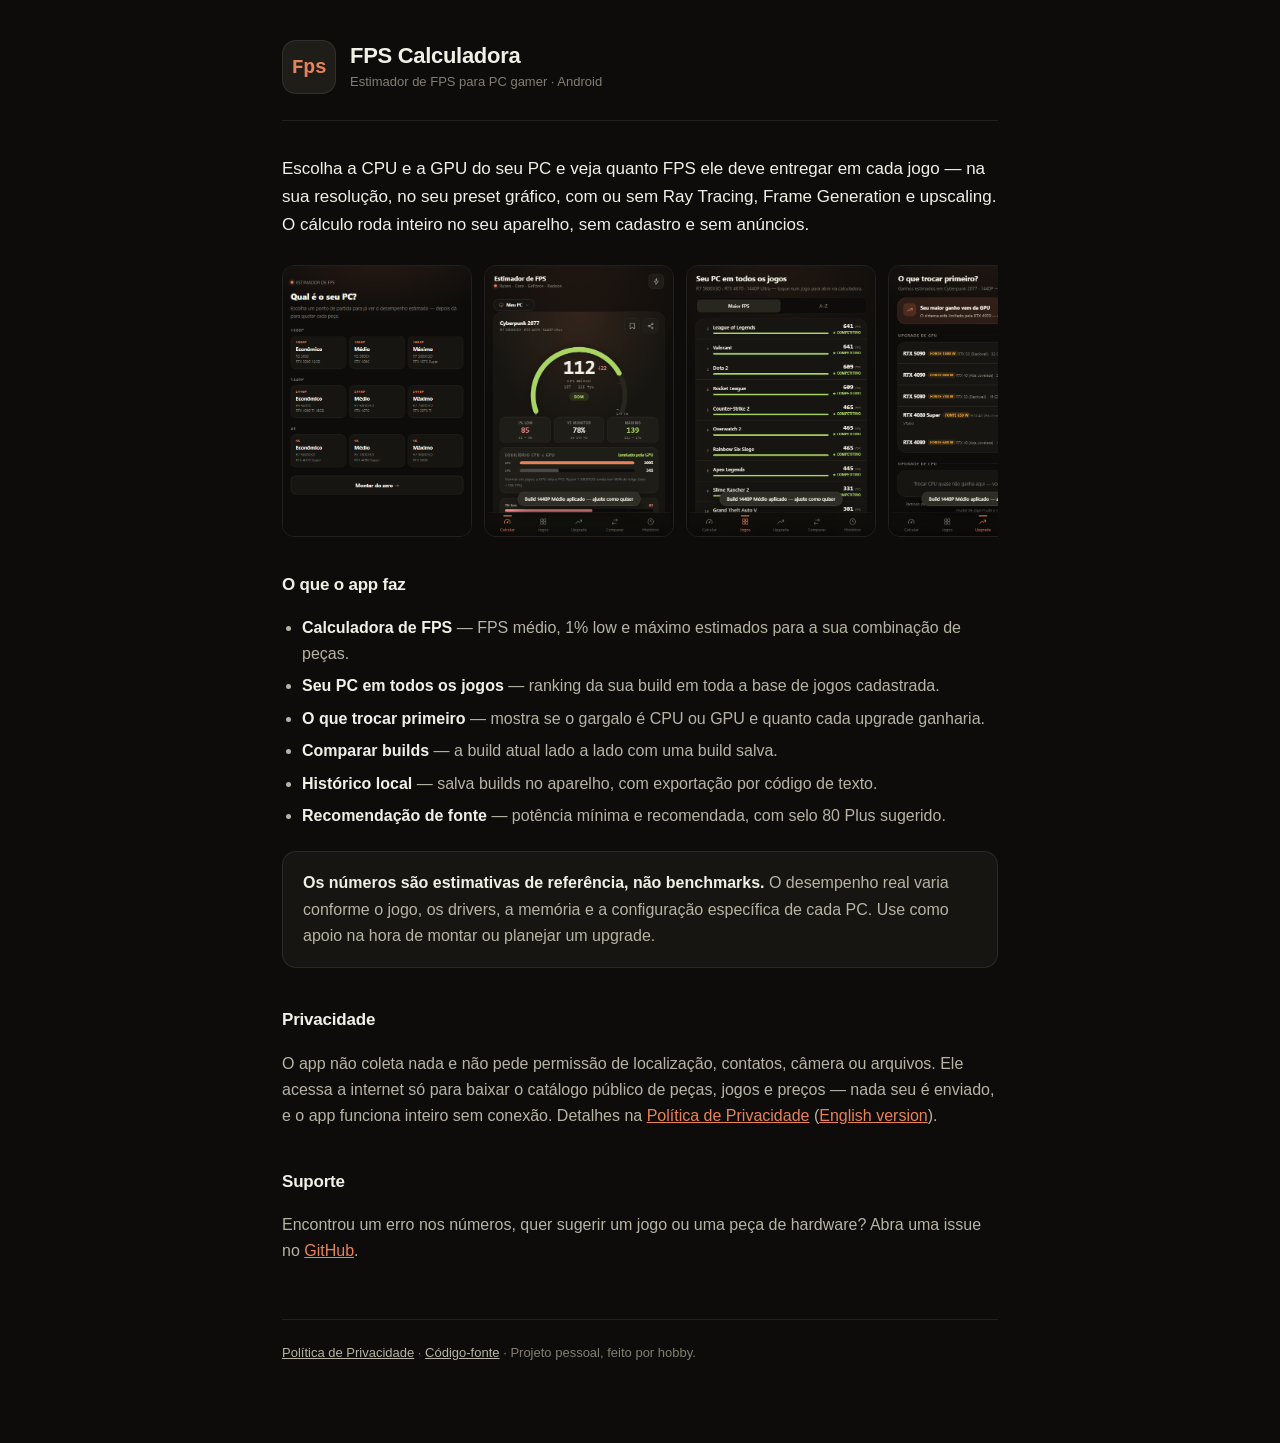
<file: docs/index.html>
<!DOCTYPE html>
<html lang="pt-BR">
<head>
<meta charset="UTF-8" />
<meta name="viewport" content="width=device-width, initial-scale=1.0" />
<title>FPS Calculadora — estimador de FPS para PC gamer</title>
<meta name="description" content="App Android que estima o FPS do seu PC gamer a partir da CPU e da GPU, em dezenas de jogos. O cálculo roda no aparelho, sem cadastro e sem anúncios." />
<meta name="theme-color" content="#0d0c0a" />
<link rel="stylesheet" href="assets/site.css" />
</head>
<body>
<div class="wrap">

  <header class="top">
    <div class="mark">Fps</div>
    <div>
      <h1>FPS Calculadora</h1>
      <p>Estimador de FPS para PC gamer · Android</p>
    </div>
  </header>

  <p class="lead">Escolha a CPU e a GPU do seu PC e veja quanto FPS ele deve entregar em cada jogo — na sua resolução, no seu preset gráfico, com ou sem Ray Tracing, Frame Generation e upscaling. O cálculo roda inteiro no seu aparelho, sem cadastro e sem anúncios.</p>

  <div class="shots">
    <img src="screenshots/onboarding.png" alt="Tela de boas-vindas com presets de PC" />
    <img src="screenshots/calculadora.png" alt="Calculadora de FPS" />
    <img src="screenshots/jogos.png" alt="Lista de jogos com FPS estimado" />
    <img src="screenshots/upgrade.png" alt="Sugestão de upgrade de peça" />
  </div>

  <h2>O que o app faz</h2>
  <ul>
    <li><strong>Calculadora de FPS</strong> — FPS médio, 1% low e máximo estimados para a sua combinação de peças.</li>
    <li><strong>Seu PC em todos os jogos</strong> — ranking da sua build em toda a base de jogos cadastrada.</li>
    <li><strong>O que trocar primeiro</strong> — mostra se o gargalo é CPU ou GPU e quanto cada upgrade ganharia.</li>
    <li><strong>Comparar builds</strong> — a build atual lado a lado com uma build salva.</li>
    <li><strong>Histórico local</strong> — salva builds no aparelho, com exportação por código de texto.</li>
    <li><strong>Recomendação de fonte</strong> — potência mínima e recomendada, com selo 80 Plus sugerido.</li>
  </ul>

  <div class="card">
    <p><strong>Os números são estimativas de referência, não benchmarks.</strong> O desempenho real varia conforme o jogo, os drivers, a memória e a configuração específica de cada PC. Use como apoio na hora de montar ou planejar um upgrade.</p>
  </div>

  <h2>Privacidade</h2>
  <p>O app não coleta nada e não pede permissão de localização, contatos, câmera ou arquivos. Ele acessa a internet só para baixar o catálogo público de peças, jogos e preços — nada seu é enviado, e o app funciona inteiro sem conexão. Detalhes na <a href="privacidade.html">Política de Privacidade</a> (<a href="privacy.html">English version</a>).</p>

  <h2>Suporte</h2>
  <p>Encontrou um erro nos números, quer sugerir um jogo ou uma peça de hardware? Abra uma issue no <a href="https://github.com/Yuumi-32/FpsCalculadora/issues">GitHub</a>.</p>

  <footer>
    <a href="privacidade.html">Política de Privacidade</a> ·
    <a href="https://github.com/Yuumi-32/FpsCalculadora">Código-fonte</a> ·
    Projeto pessoal, feito por hobby.
  </footer>

</div>
</body>
</html>
</file>
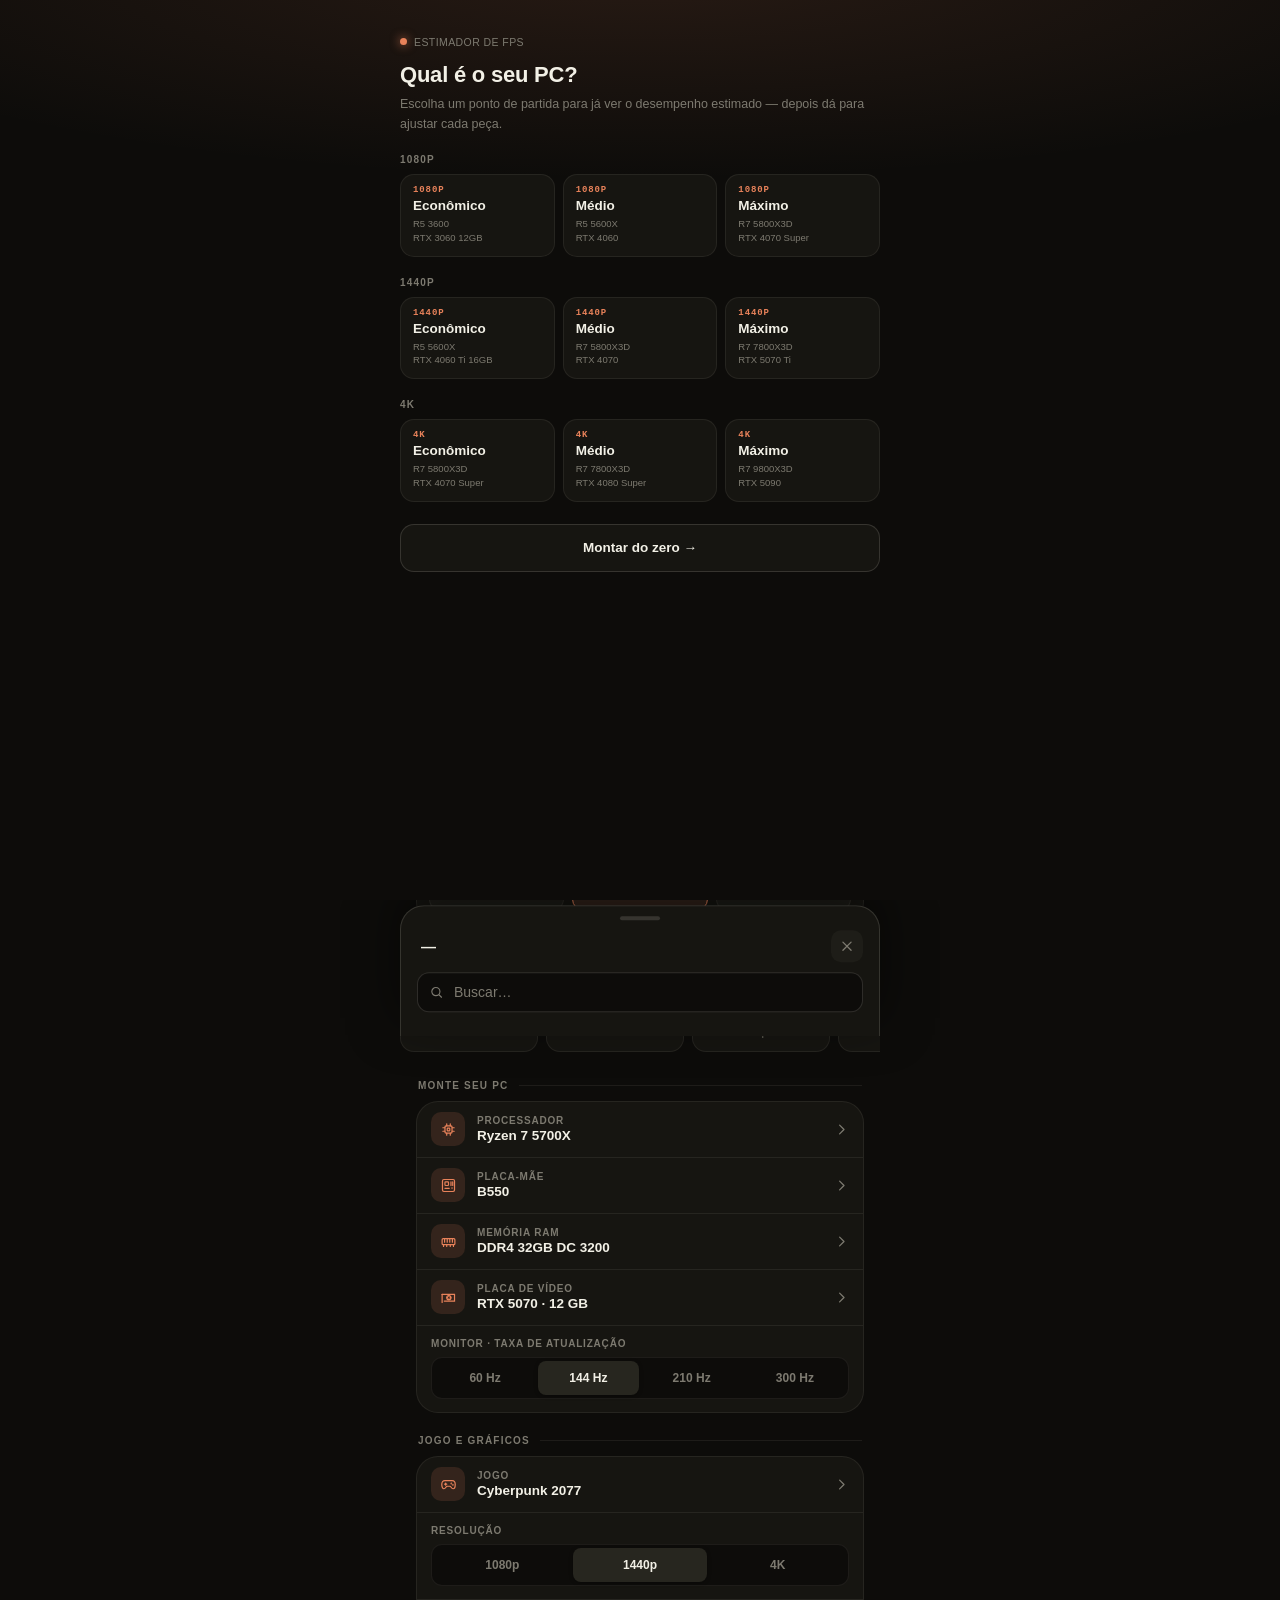
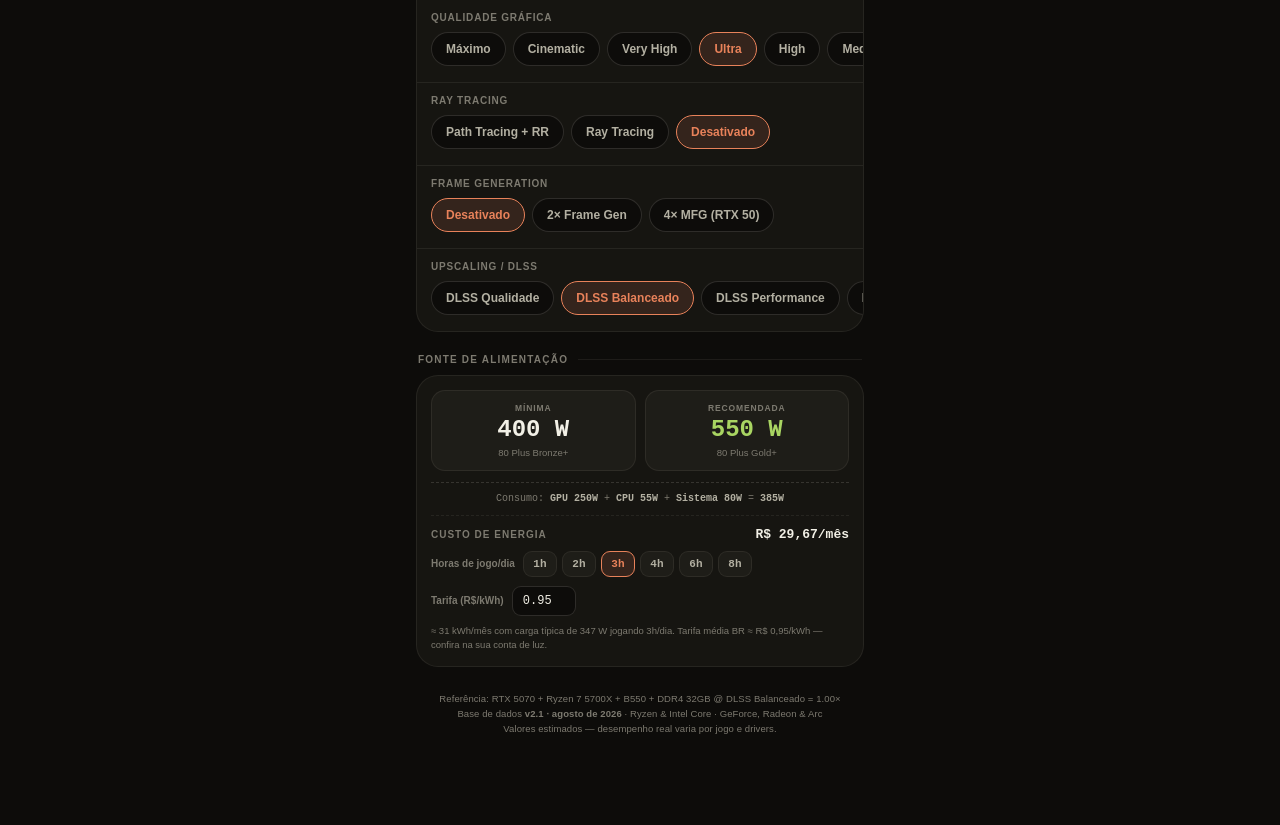
<file: app/src/debug/assets/www/index.html>
<!DOCTYPE html>
<html lang="pt-BR">
<head>
<meta charset="UTF-8" />
<meta name="viewport" content="width=device-width, initial-scale=1.0, viewport-fit=cover" />
<title>Estimador de FPS — PC Gaming</title>
<meta name="theme-color" content="#0d0c0a" />
<meta name="description" content="Calculadora de FPS para PCs — Ryzen, Intel Core, GeForce, Radeon e Arc" />
<style>
/* ============================================================
   ESTIMADOR DE FPS — redesign mobile dark
   ============================================================ */
:root {
  --bg0: #0d0c0a;
  --bg1: #161511;
  --bg2: #1e1d18;
  --bg3: #27261f;
  --line:  rgba(244, 240, 228, 0.07);
  --line2: rgba(244, 240, 228, 0.14);
  --tx1: #f2f0e6;
  --tx2: #b3b0a2;
  --tx3: #7d7a70;
  --acc: #e8825a;
  --acc-deep: #c26033;
  --acc-soft: rgba(232, 130, 90, 0.14);
  --ok:   #a9d562;  --ok-bg:   rgba(150, 200, 70, 0.13);
  --bad:  #f48a8a;  --bad-bg:  rgba(235, 100, 100, 0.13);
  --warn: #f0a836;  --warn-bg: rgba(240, 168, 54, 0.12);
  --info: #6cb3ef;  --info-bg: rgba(90, 155, 230, 0.13);
  --mono: 'Roboto Mono', 'SF Mono', ui-monospace, Menlo, monospace;
  --sans: -apple-system, BlinkMacSystemFont, 'Segoe UI', Roboto, sans-serif;
  --r-lg: 22px;
  --r-md: 14px;
  --r-sm: 10px;
  --nav-h: 62px;
}

*, *::before, *::after { box-sizing: border-box; margin: 0; padding: 0; }

html {
  font-family: var(--sans);
  -webkit-font-smoothing: antialiased;
  text-rendering: optimizeLegibility;
  -webkit-tap-highlight-color: transparent;
}

body {
  background:
    radial-gradient(120% 46% at 50% -6%, rgba(232, 130, 90, 0.10) 0%, transparent 60%),
    var(--bg0);
  color: var(--tx1);
  min-height: 100vh;
  overscroll-behavior-y: none;
}

button { font-family: inherit; color: inherit; background: none; border: none; cursor: pointer; }
button:active { opacity: 0.9; }

.app {
  max-width: 480px;
  margin: 0 auto;
  padding: 14px 16px calc(var(--nav-h) + env(safe-area-inset-bottom, 0px) + 26px);
}

/* ── Topbar ─────────────────────────────────────────────── */
.topbar {
  display: flex;
  align-items: center;
  justify-content: space-between;
  gap: 12px;
  padding: 6px 2px 16px;
}
.topbar-tt { font-size: 17px; font-weight: 700; letter-spacing: -0.01em; }
.topbar-sub {
  font-size: 10.5px; color: var(--tx3); font-weight: 500;
  letter-spacing: 0.04em; margin-top: 2px;
}
.topbar-dot { display: inline-block; width: 7px; height: 7px; border-radius: 50%;
  background: var(--acc); margin-right: 7px; vertical-align: 1px;
  box-shadow: 0 0 10px 1px rgba(232, 130, 90, 0.55); }

/* ── Botões de ícone ────────────────────────────────────── */
.icbtn {
  width: 40px; height: 40px;
  display: inline-flex; align-items: center; justify-content: center;
  border-radius: 12px;
  background: var(--bg2);
  border: 1px solid var(--line);
  color: var(--tx2);
  transition: background 0.18s ease, color 0.18s ease, transform 0.12s ease;
}
.icbtn:active { transform: scale(0.94); background: var(--bg3); }
.icbtn.accent { color: var(--acc); }
.icbtn svg { width: 19px; height: 19px; }

/* ── Barra mini (sticky quando o hero sai da tela) ──────── */
.mini {
  position: fixed; top: 0; left: 0; right: 0; z-index: 30;
  display: flex; align-items: center; gap: 10px;
  max-width: 480px; margin: 0 auto;
  padding: 10px 16px calc(10px);
  background: rgba(13, 12, 10, 0.86);
  -webkit-backdrop-filter: blur(14px); backdrop-filter: blur(14px);
  border-bottom: 1px solid var(--line);
  transform: translateY(-110%);
  transition: transform 0.28s cubic-bezier(0.32, 0.72, 0, 1);
  pointer-events: none;
}
.mini.on { transform: translateY(0); }
.mini-num { font-family: var(--mono); font-size: 19px; font-weight: 700; }
.mini-num small { font-size: 10px; color: var(--tx3); font-weight: 500; margin-left: 3px; }
.mini-badge { font-size: 9px; font-weight: 700; text-transform: uppercase; letter-spacing: 0.06em;
  padding: 3px 9px; border-radius: 100px; }
.mini-game { font-size: 11px; color: var(--tx3); margin-left: auto;
  white-space: nowrap; overflow: hidden; text-overflow: ellipsis; max-width: 45%; }

/* ── Painéis (abas) ─────────────────────────────────────── */
.panel { display: none; }
.panel.on { display: block; animation: panelIn 0.26s ease both; }
@keyframes panelIn {
  from { opacity: 0; transform: translateY(6px); }
  to   { opacity: 1; transform: translateY(0); }
}

.pg-hd { padding: 4px 2px 16px; }
.pg-hd h2 { font-size: 20px; font-weight: 700; letter-spacing: -0.01em; }
.pg-hd p { font-size: 12px; color: var(--tx3); margin-top: 4px; line-height: 1.5; }

/* ── Seções ─────────────────────────────────────────────── */
.sec {
  font-size: 10px; font-weight: 700; color: var(--tx3);
  text-transform: uppercase; letter-spacing: 0.12em;
  margin: 22px 2px 10px;
  display: flex; align-items: center; gap: 10px;
}
.sec::after { content: ''; flex: 1; height: 1px; background: var(--line); }

.card {
  background: var(--bg1);
  border: 1px solid var(--line);
  border-radius: var(--r-lg);
  overflow: hidden;
}

/* ── HERO — resultado ───────────────────────────────────── */
.hero {
  position: relative;
  background:
    radial-gradient(90% 70% at 50% 0%, var(--acc-soft) 0%, transparent 62%),
    var(--bg1);
  border: 1px solid var(--line);
  border-radius: var(--r-lg);
  padding: 16px 16px 14px;
  overflow: hidden;
}
.hero-top { display: flex; align-items: center; justify-content: space-between; gap: 10px; }
.hero-game { font-size: 13.5px; font-weight: 650; letter-spacing: -0.005em;
  white-space: nowrap; overflow: hidden; text-overflow: ellipsis; }
.hero-game span { display: block; font-size: 10px; color: var(--tx3); font-weight: 500; margin-top: 2px; }
.hero-acts { display: flex; gap: 8px; flex-shrink: 0; }

.gauge-wrap { position: relative; margin: 4px auto 0; max-width: 320px; }
.gauge-wrap svg { display: block; width: 100%; height: auto; }
.g-track { fill: none; stroke: var(--bg3); stroke-width: 13; stroke-linecap: round; }
.g-fill  { fill: none; stroke: var(--ok); stroke-width: 13; stroke-linecap: round;
  transition: stroke-dasharray 0.55s cubic-bezier(0.4, 0, 0.2, 1), stroke 0.4s ease;
  filter: drop-shadow(0 0 7px rgba(0, 0, 0, 0.35)); }
.g-tick { stroke: var(--line2); stroke-width: 1.5; }
.g-tick.hz { stroke: var(--tx3); }
.g-ticklb { fill: var(--tx3); font-size: 9.5px; font-family: var(--mono); font-weight: 500; }

.gauge-center {
  position: absolute; left: 0; right: 0; top: 27%;
  display: flex; flex-direction: column; align-items: center; gap: 3px;
  pointer-events: none;
}
.gauge-num-row { position: relative; display: flex; align-items: baseline; justify-content: center; }
#gDelta { position: absolute; left: 100%; top: 50%; transform: translateY(-50%); margin-left: 7px; white-space: nowrap; }
.gauge-num {
  font-family: var(--mono); font-size: 54px; font-weight: 700;
  line-height: 1; letter-spacing: -0.03em;
}
.gauge-cap { font-size: 9.5px; font-weight: 700; color: var(--tx3);
  text-transform: uppercase; letter-spacing: 0.14em; }
.gauge-rng { font-size: 11px; color: var(--tx3); font-family: var(--mono); }

.badge {
  display: inline-block; padding: 4px 13px; border-radius: 100px;
  font-size: 10px; font-weight: 700; letter-spacing: 0.06em; text-transform: uppercase;
  margin-top: 5px;
}
.badge.glow { animation: badgePulse 2.8s ease-in-out infinite; }
@keyframes badgePulse {
  0%, 100% { box-shadow: 0 0 0 0 transparent; }
  50%      { box-shadow: 0 0 18px -2px currentColor; }
}

.delta {
  font-family: var(--mono); font-size: 14px; font-weight: 700;
  animation: deltaFade 2.4s ease-out forwards;
}
.delta.up { color: var(--ok); }
.delta.dn { color: var(--bad); }
@keyframes deltaFade {
  0%   { opacity: 0; transform: translateY(4px); }
  15%  { opacity: 1; transform: translateY(0); }
  80%  { opacity: 1; }
  100% { opacity: 0; transform: translateY(-3px); }
}

/* Estatísticas sob o gauge */
.stats {
  display: grid; grid-template-columns: 1fr 1fr 1fr;
  gap: 8px; margin-top: 2px;
}
.stat {
  background: var(--bg2);
  border: 1px solid var(--line);
  border-radius: var(--r-md);
  padding: 9px 6px 8px;
  text-align: center;
}
.stat-l { display: block; font-size: 8.5px; font-weight: 700; color: var(--tx3);
  text-transform: uppercase; letter-spacing: 0.1em; margin-bottom: 4px; }
.stat-v { display: block; font-family: var(--mono); font-size: 20px; font-weight: 700; line-height: 1; }
.stat-v.bad { color: var(--bad); }
.stat-v.ok  { color: var(--ok); }
.stat-r { display: block; font-size: 9px; color: var(--tx3); font-family: var(--mono); margin-top: 4px; }

/* Barras vs monitor */
.bars {
  margin-top: 12px;
  background: var(--bg2);
  border: 1px solid var(--line);
  border-radius: var(--r-md);
  padding: 11px 12px 6px;
}
.brow { margin-bottom: 8px; }
.bhd { display: flex; justify-content: space-between; align-items: baseline; margin-bottom: 4px; }
.bname { font-size: 10px; font-weight: 600; color: var(--tx2); }
.bval  { font-size: 10px; font-weight: 700; font-family: var(--mono); }
.btrack {
  position: relative; height: 7px;
  background: var(--bg0);
  border-radius: 100px; overflow: hidden;
}
.bfill {
  position: absolute; inset: 0 auto 0 0;
  border-radius: 100px;
  transition: width 0.5s cubic-bezier(0.4, 0, 0.2, 1);
}
.bmk { position: absolute; top: 0; bottom: 0; width: 1px; background: var(--line2); }
.bmk.hz { background: var(--tx3); }
.axis { position: relative; height: 14px; margin-top: 4px; }
.axlbl { position: absolute; transform: translateX(-50%);
  font-size: 8.5px; color: var(--tx3); font-family: var(--mono); }

.hero-meta {
  margin-top: 10px; font-size: 10.5px; color: var(--tx3);
  text-align: center; letter-spacing: 0.02em;
}
.hero-meta b { color: var(--tx2); font-weight: 600; }

/* ── Avisos ─────────────────────────────────────────────── */
.warns { display: flex; flex-direction: column; gap: 7px; margin-top: 12px; }
.warn {
  display: flex; gap: 9px; align-items: flex-start;
  background: var(--warn-bg);
  border: 1px solid rgba(240, 168, 54, 0.25);
  color: var(--warn);
  border-radius: var(--r-md);
  padding: 9px 12px;
  font-size: 11px; line-height: 1.5; font-weight: 500;
}
.warn svg { width: 14px; height: 14px; flex-shrink: 0; margin-top: 1px; }

/* ── Builds prontos (scroll horizontal) ─────────────────── */
.pscroll {
  display: flex; gap: 8px;
  overflow-x: auto;
  scroll-snap-type: x proximity;
  padding: 2px 2px 6px;
  margin: 0 -16px; padding-left: 16px; padding-right: 16px;
  scrollbar-width: none;
}
.pscroll::-webkit-scrollbar { display: none; }
.pcard {
  flex: 0 0 auto; scroll-snap-align: start;
  min-width: 138px;
  background: var(--bg1);
  border: 1px solid var(--line);
  border-radius: var(--r-md);
  padding: 10px 12px 11px;
  text-align: left;
  transition: border-color 0.18s ease, background 0.18s ease, transform 0.12s ease;
}
.pcard:active { transform: scale(0.97); }
.pcard-res { font-size: 9px; font-weight: 700; color: var(--acc);
  letter-spacing: 0.1em; font-family: var(--mono); }
.pcard-tier { font-size: 13.5px; font-weight: 700; margin-top: 3px; }
.pcard-hw { font-size: 9.5px; color: var(--tx3); margin-top: 4px; line-height: 1.45; }

/* ── Linhas de configuração ─────────────────────────────── */
.rows { display: flex; flex-direction: column; }
.row {
  display: flex; align-items: center; gap: 12px;
  width: 100%; min-height: 56px;
  padding: 9px 14px;
  text-align: left;
  border-bottom: 1px solid var(--line);
  transition: background 0.15s ease;
}
.row:last-child { border-bottom: none; }
.row:active { background: var(--bg2); }
.row-ic {
  width: 34px; height: 34px; flex-shrink: 0;
  display: inline-flex; align-items: center; justify-content: center;
  border-radius: 10px;
  background: var(--acc-soft);
  color: var(--acc);
}
.row-ic svg { width: 17px; height: 17px; }
.row-tx { flex: 1; min-width: 0; display: flex; flex-direction: column; gap: 2px; }
.row-lb { font-size: 10px; font-weight: 700; color: var(--tx3);
  text-transform: uppercase; letter-spacing: 0.08em; }
.row-vl { font-size: 13.5px; font-weight: 600; color: var(--tx1);
  white-space: nowrap; overflow: hidden; text-overflow: ellipsis; }
.row-ch { color: var(--tx3); flex-shrink: 0; }
.row-ch svg { width: 15px; height: 15px; display: block; }

/* Linha com controle embutido (segmented) */
.inrow {
  display: flex; flex-direction: column; gap: 8px;
  padding: 12px 14px 13px;
  border-bottom: 1px solid var(--line);
}
.inrow:last-child { border-bottom: none; }
.inrow-lb { font-size: 10px; font-weight: 700; color: var(--tx3);
  text-transform: uppercase; letter-spacing: 0.08em; }

/* ── Segmented ──────────────────────────────────────────── */
.seg {
  display: grid; grid-auto-flow: column; grid-auto-columns: 1fr;
  gap: 3px;
  background: var(--bg0);
  border: 1px solid var(--line);
  border-radius: 11px;
  padding: 3px;
}
.seg-b {
  min-height: 34px;
  border-radius: 8px;
  font-size: 12px; font-weight: 600; color: var(--tx3);
  transition: background 0.2s ease, color 0.2s ease;
}
.seg-b.on { background: var(--bg3); color: var(--tx1); box-shadow: 0 1px 4px rgba(0,0,0,0.3); }

/* ── Chips (opções roláveis) ────────────────────────────── */
.cblk { padding: 12px 14px 13px; border-bottom: 1px solid var(--line); }
.cblk:last-child { border-bottom: none; }
.cblk-lb { font-size: 10px; font-weight: 700; color: var(--tx3);
  text-transform: uppercase; letter-spacing: 0.08em; margin-bottom: 8px; }
.chips {
  display: flex; gap: 7px; overflow-x: auto;
  scrollbar-width: none;
  margin: 0 -14px; padding: 1px 14px 3px;
}
.chips::-webkit-scrollbar { display: none; }
.pill {
  flex: 0 0 auto;
  min-height: 34px;
  padding: 7px 14px;
  border-radius: 100px;
  background: var(--bg0);
  border: 1px solid var(--line2);
  font-size: 12px; font-weight: 600; color: var(--tx2);
  transition: all 0.18s ease;
  white-space: nowrap;
}
.pill.on {
  background: var(--acc-soft);
  border-color: var(--acc);
  color: var(--acc);
}
.pill:active { transform: scale(0.96); }

/* ── PSU ────────────────────────────────────────────────── */
.psu { padding: 14px; }
.psu-grid { display: grid; grid-template-columns: 1fr 1fr; gap: 9px; }
.psu-tile {
  background: var(--bg2);
  border: 1px solid var(--line);
  border-radius: var(--r-md);
  padding: 12px 10px;
  text-align: center;
}
.psu-lb { font-size: 8.5px; font-weight: 700; color: var(--tx3);
  text-transform: uppercase; letter-spacing: 0.1em; margin-bottom: 5px; }
.psu-v { font-family: var(--mono); font-size: 24px; font-weight: 700; line-height: 1; }
.psu-v.ok { color: var(--ok); }
.psu-cert { font-size: 9.5px; color: var(--tx3); margin-top: 5px; font-weight: 500; }
.psu-bd {
  margin-top: 11px; padding-top: 10px;
  border-top: 1px dashed var(--line2);
  font-size: 10px; color: var(--tx3);
  font-family: var(--mono); text-align: center;
}
.psu-bd b { color: var(--tx2); font-weight: 600; }

/* ── Latência ───────────────────────────────────────────── */
.latbox {
  margin-top: 12px;
  background: var(--info-bg);
  border: 1px solid rgba(108, 179, 239, 0.22);
  border-radius: var(--r-md);
  padding: 11px 13px;
  font-size: 11px; color: var(--tx2); line-height: 1.6;
}
.latbox b { color: var(--info); font-weight: 650; }

footer {
  margin-top: 24px;
  font-size: 9.5px; color: var(--tx3);
  text-align: center; line-height: 1.6;
  letter-spacing: 0.01em;
  padding: 0 8px;
}

/* ── Bottom nav ─────────────────────────────────────────── */
.nav {
  position: fixed; bottom: 0; left: 0; right: 0; z-index: 35;
  max-width: 480px; margin: 0 auto;
  display: grid; grid-template-columns: repeat(5, 1fr);
  background: rgba(15, 14, 12, 0.92);
  -webkit-backdrop-filter: blur(16px); backdrop-filter: blur(16px);
  border-top: 1px solid var(--line);
  padding: 6px 6px calc(6px + env(safe-area-inset-bottom, 0px));
}
.nav-b {
  display: flex; flex-direction: column; align-items: center; gap: 3px;
  padding: 6px 0 4px;
  border-radius: 12px;
  color: var(--tx3);
  font-size: 10px; font-weight: 600; letter-spacing: 0.02em;
  transition: color 0.18s ease;
  position: relative;
}
.nav-b svg { width: 21px; height: 21px; }
.nav-b.on { color: var(--acc); }
.nav-b .nav-pip {
  position: absolute; top: 0; left: 50%; transform: translateX(-50%) scaleX(0);
  width: 22px; height: 3px; border-radius: 100px;
  background: var(--acc);
  transition: transform 0.25s cubic-bezier(0.34, 1.3, 0.64, 1);
}
.nav-b.on .nav-pip { transform: translateX(-50%) scaleX(1); }

/* ── Bottom sheet ───────────────────────────────────────── */
.backdrop {
  position: fixed; inset: 0; z-index: 40;
  background: rgba(0, 0, 0, 0.55);
  opacity: 0; pointer-events: none;
  transition: opacity 0.25s ease;
}
.backdrop.on { opacity: 1; pointer-events: auto; }
.sheet {
  position: fixed; left: 0; right: 0; bottom: 0; z-index: 41;
  max-width: 480px; margin: 0 auto;
  max-height: 86vh;
  display: flex; flex-direction: column;
  background: var(--bg1);
  border: 1px solid var(--line2); border-bottom: none;
  border-radius: 24px 24px 0 0;
  transform: translateY(104%);
  transition: transform 0.34s cubic-bezier(0.32, 0.72, 0, 1);
  box-shadow: 0 -18px 50px rgba(0, 0, 0, 0.5);
}
.sheet.on { transform: translateY(0); }
.sheet-grab {
  width: 40px; height: 4px; border-radius: 100px;
  background: var(--line2);
  margin: 10px auto 2px;
  flex-shrink: 0;
}
.sheet-hd {
  display: flex; align-items: center; justify-content: space-between;
  padding: 8px 16px 10px 20px;
  flex-shrink: 0;
}
.sheet-tt { font-size: 15px; font-weight: 700; }
.sheet-x {
  width: 32px; height: 32px; border-radius: 10px;
  display: inline-flex; align-items: center; justify-content: center;
  background: var(--bg2); color: var(--tx3);
}
.sheet-x svg { width: 14px; height: 14px; }
.sheet-search {
  position: relative;
  margin: 0 16px 10px;
  flex-shrink: 0;
}
.sheet-search svg {
  position: absolute; left: 12px; top: 50%; transform: translateY(-50%);
  width: 15px; height: 15px; color: var(--tx3);
}
.sheet-search input {
  width: 100%;
  background: var(--bg0);
  border: 1px solid var(--line2);
  border-radius: 12px;
  padding: 11px 12px 11px 36px;
  font-family: inherit; font-size: 14px; color: var(--tx1);
  outline: none;
  transition: border-color 0.18s ease;
}
.sheet-search input:focus { border-color: var(--acc); }
.sheet-search input::placeholder { color: var(--tx3); }
.sheet-body {
  overflow-y: auto;
  padding: 0 10px calc(14px + env(safe-area-inset-bottom, 0px));
  overscroll-behavior: contain;
}
.opt-grp {
  font-size: 9.5px; font-weight: 700; color: var(--tx3);
  text-transform: uppercase; letter-spacing: 0.1em;
  padding: 14px 12px 7px;
  position: sticky; top: 0;
  background: var(--bg1);
  z-index: 1;
}
.opt {
  display: flex; align-items: center; gap: 10px;
  width: 100%; min-height: 48px;
  padding: 10px 12px;
  border-radius: 12px;
  text-align: left;
  transition: background 0.14s ease;
}
.opt:active { background: var(--bg2); }
.opt-tx { flex: 1; min-width: 0; }
.opt-nm { font-size: 14px; font-weight: 550; color: var(--tx1); }
.opt-sb { font-size: 10.5px; color: var(--tx3); margin-top: 1px; }
.opt.sel .opt-nm { color: var(--acc); font-weight: 700; }
.opt-ck { width: 20px; height: 20px; flex-shrink: 0; color: var(--acc); opacity: 0;
  transition: opacity 0.15s ease, transform 0.15s ease; transform: scale(0.6); }
.opt.sel .opt-ck { opacity: 1; transform: scale(1); }
.opt-empty { padding: 26px 12px; text-align: center; color: var(--tx3); font-size: 12.5px; }

/* ── Comparar ───────────────────────────────────────────── */
.vs-grid { display: grid; grid-template-columns: 1fr auto 1fr; gap: 8px; align-items: stretch; }
.vs-slot {
  background: var(--bg1);
  border: 1px solid var(--line);
  border-radius: var(--r-md);
  padding: 11px 12px;
  text-align: left;
  min-height: 78px;
}
.vs-slot.pick { border-style: dashed; border-color: var(--line2); transition: border-color .18s ease; }
.vs-slot.pick:active { border-color: var(--acc); }
.vs-tag {
  display: inline-block;
  font-size: 8.5px; font-weight: 700; letter-spacing: 0.1em; text-transform: uppercase;
  padding: 2px 8px; border-radius: 100px;
  margin-bottom: 6px;
}
.vs-tag.a { background: var(--acc-soft); color: var(--acc); }
.vs-tag.b { background: var(--info-bg); color: var(--info); }
.vs-nm { font-size: 12px; font-weight: 650; line-height: 1.35; }
.vs-hw { font-size: 9.5px; color: var(--tx3); margin-top: 3px; line-height: 1.45; }
.vs-x {
  align-self: center;
  font-size: 11px; font-weight: 800; color: var(--tx3);
  font-family: var(--mono); letter-spacing: 0.04em;
}
.vs-empty-hint { font-size: 11px; color: var(--tx3); line-height: 1.5; margin-top: 4px; }

.cmp-row {
  padding: 12px 14px 13px;
  border-bottom: 1px solid var(--line);
}
.cmp-row:last-child { border-bottom: none; }
.cmp-lb {
  display: flex; justify-content: space-between; align-items: baseline;
  font-size: 10px; font-weight: 700; color: var(--tx3);
  text-transform: uppercase; letter-spacing: 0.08em;
  margin-bottom: 7px;
}
.cmp-delta { font-family: var(--mono); font-size: 10.5px; font-weight: 700; text-transform: none; letter-spacing: 0; }
.cmp-delta.up { color: var(--ok); }
.cmp-delta.dn { color: var(--bad); }
.cmp-pair { display: flex; flex-direction: column; gap: 6px; }
.cmp-line { display: grid; grid-template-columns: 14px 1fr 52px; gap: 9px; align-items: center; }
.cmp-tag { font-size: 9px; font-weight: 800; color: var(--tx3); font-family: var(--mono); }
.cmp-track { position: relative; height: 8px; background: var(--bg0); border-radius: 100px; overflow: hidden; }
.cmp-fill { position: absolute; inset: 0 auto 0 0; border-radius: 100px;
  transition: width 0.5s cubic-bezier(0.4, 0, 0.2, 1); }
.cmp-val { font-family: var(--mono); font-size: 12.5px; font-weight: 700; text-align: right; }
.cmp-win .cmp-val { color: var(--ok); }

/* ── Histórico ──────────────────────────────────────────── */
.hist-list { display: flex; flex-direction: column; gap: 10px; }
.hcard {
  background: var(--bg1);
  border: 1px solid var(--line);
  border-radius: var(--r-lg);
  padding: 13px 14px 11px;
  animation: panelIn 0.25s ease both;
}
.hcard-top { display: flex; align-items: flex-start; gap: 12px; }
.hcard-tx { flex: 1; min-width: 0; }
.hcard-game { font-size: 14px; font-weight: 700; letter-spacing: -0.005em;
  white-space: nowrap; overflow: hidden; text-overflow: ellipsis; }
.hcard-hw { font-size: 10.5px; color: var(--tx3); margin-top: 3px; line-height: 1.5; }
.hcard-fps { text-align: right; flex-shrink: 0; }
.hcard-num { font-family: var(--mono); font-size: 26px; font-weight: 700; line-height: 1; }
.hcard-num small { font-size: 10px; color: var(--tx3); font-weight: 500; }
.hcard-badge { display: inline-block; font-size: 8.5px; font-weight: 700;
  text-transform: uppercase; letter-spacing: 0.07em;
  padding: 2px 8px; border-radius: 100px; margin-top: 5px; }
.hcard-meta { display: flex; gap: 6px; margin-top: 9px; flex-wrap: wrap; }
.htag {
  font-size: 9.5px; font-weight: 650; color: var(--tx2);
  background: var(--bg2);
  border: 1px solid var(--line);
  padding: 3px 9px; border-radius: 100px;
  font-family: var(--mono);
}
.hcard-acts {
  display: flex; gap: 6px;
  margin-top: 11px; padding-top: 10px;
  border-top: 1px solid var(--line);
}
.hbtn {
  flex: 1;
  display: inline-flex; align-items: center; justify-content: center; gap: 6px;
  min-height: 36px;
  border-radius: 10px;
  background: var(--bg2);
  border: 1px solid var(--line);
  font-size: 11px; font-weight: 650; color: var(--tx2);
  transition: background 0.15s ease, color 0.15s ease;
}
.hbtn svg { width: 13px; height: 13px; }
.hbtn:active { background: var(--bg3); }
.hbtn.primary { background: var(--acc-soft); border-color: rgba(232,130,90,0.3); color: var(--acc); }
.hbtn.danger { flex: 0 0 42px; color: var(--bad); }

.empty {
  text-align: center;
  padding: 44px 24px;
  color: var(--tx3);
}
.empty svg { width: 40px; height: 40px; margin-bottom: 12px; opacity: 0.6; }
.empty-tt { font-size: 14px; font-weight: 700; color: var(--tx2); margin-bottom: 5px; }
.empty p { font-size: 12px; line-height: 1.6; }

/* ── Toast ──────────────────────────────────────────────── */
.toast {
  position: fixed; left: 50%; bottom: calc(var(--nav-h) + env(safe-area-inset-bottom, 0px) + 16px);
  transform: translateX(-50%) translateY(16px);
  z-index: 50;
  background: #2e2d26;
  border: 1px solid var(--line2);
  color: var(--tx1);
  font-size: 12.5px; font-weight: 600;
  padding: 10px 18px;
  border-radius: 100px;
  box-shadow: 0 10px 30px rgba(0, 0, 0, 0.5);
  opacity: 0; pointer-events: none;
  transition: opacity 0.24s ease, transform 0.24s cubic-bezier(0.34, 1.3, 0.64, 1);
  white-space: nowrap; max-width: 90vw; overflow: hidden; text-overflow: ellipsis;
}
.toast.on { opacity: 1; transform: translateX(-50%) translateY(0); }

/* Entrada inicial (stagger) */
.first-load > * { animation: fadeUp 0.34s ease both; }
.first-load > *:nth-child(2) { animation-delay: 0.05s; }
.first-load > *:nth-child(3) { animation-delay: 0.09s; }
.first-load > *:nth-child(4) { animation-delay: 0.13s; }
.first-load > *:nth-child(5) { animation-delay: 0.17s; }
.first-load > *:nth-child(6) { animation-delay: 0.21s; }
.first-load > *:nth-child(7) { animation-delay: 0.25s; }
@keyframes fadeUp {
  from { opacity: 0; transform: translateY(8px); }
  to   { opacity: 1; transform: translateY(0); }
}

/* ── Gargalo CPU × GPU ──────────────────────────────────── */
.bneck {
  margin-top: 12px;
  background: var(--bg2);
  border: 1px solid var(--line);
  border-radius: var(--r-md);
  padding: 11px 12px 12px;
}
.bneck-hd { display: flex; justify-content: space-between; align-items: baseline; margin-bottom: 4px; }
.bneck-tt { font-size: 10px; font-weight: 700; color: var(--tx3); text-transform: uppercase; letter-spacing: 0.1em; }
.bneck-verdict { font-size: 10.5px; font-weight: 700; }
.bnrow { display: grid; grid-template-columns: 30px 1fr 40px; gap: 9px; align-items: center; margin-top: 7px; }
.bnlb { font-size: 9px; font-weight: 800; color: var(--tx3); font-family: var(--mono); }
.bntrack { position: relative; height: 8px; background: var(--bg0); border-radius: 100px; overflow: hidden; display: block; }
.bnfill { position: absolute; inset: 0 auto 0 0; border-radius: 100px; display: block; transition: width 0.5s cubic-bezier(0.4, 0, 0.2, 1); }
.bnpct { font-family: var(--mono); font-size: 11px; font-weight: 700; text-align: right; }
.bneck-note { margin-top: 9px; font-size: 10px; color: var(--tx3); line-height: 1.55; }
.how {
  display: flex; align-items: center; gap: 6px;
  margin: 10px auto 0;
  font-size: 11px; font-weight: 650; color: var(--tx3);
  padding: 7px 13px; border-radius: 100px;
  border: 1px dashed var(--line2);
  transition: color 0.15s ease, border-color 0.15s ease;
}
.how:active { color: var(--acc); border-color: var(--acc); }
.how svg { width: 13px; height: 13px; }

/* ── Waterfall "como calculamos" ────────────────────────── */
.wf { padding: 2px 6px 8px; }
.wf-row { display: grid; grid-template-columns: 1fr 56px 52px; gap: 10px; align-items: center; padding: 9px 8px; border-bottom: 1px solid var(--line); }
.wf-row:last-of-type { border-bottom: none; }
.wf-nm { font-size: 12px; font-weight: 550; color: var(--tx2); line-height: 1.35; }
.wf-nm small { display: block; font-size: 9.5px; color: var(--tx3); margin-top: 1px; }
.wf-mult { font-family: var(--mono); font-size: 11px; font-weight: 700; text-align: right; }
.wf-mult.up { color: var(--ok); }
.wf-mult.dn { color: var(--bad); }
.wf-mult.nt { color: var(--tx3); }
.wf-fps { font-family: var(--mono); font-size: 13px; font-weight: 700; text-align: right; }
.wf-final { display: flex; justify-content: space-between; align-items: center; margin: 10px 8px 0; padding: 12px 14px; background: var(--acc-soft); border: 1px solid rgba(232, 130, 90, 0.3); border-radius: var(--r-md); }
.wf-final-lb { font-size: 10px; font-weight: 800; color: var(--acc); text-transform: uppercase; letter-spacing: 0.08em; }
.wf-final-v { font-family: var(--mono); font-size: 22px; font-weight: 700; color: var(--acc); }
.wf-note { margin: 10px 8px 0; font-size: 10px; color: var(--tx3); line-height: 1.6; text-align: center; }

/* ── Aba Jogos ──────────────────────────────────────────── */
.grow { display: flex; align-items: center; gap: 11px; width: 100%; padding: 11px 14px; text-align: left; border-bottom: 1px solid var(--line); transition: background 0.14s ease; }
.grow:last-child { border-bottom: none; }
.grow:active { background: var(--bg2); }
.grow-rank { font-family: var(--mono); font-size: 10px; font-weight: 700; color: var(--tx3); width: 20px; flex-shrink: 0; text-align: right; }
.grow-tx { flex: 1; min-width: 0; }
.grow-nm { display: block; font-size: 13px; font-weight: 600; white-space: nowrap; overflow: hidden; text-overflow: ellipsis; }
.grow-bar { position: relative; height: 4px; background: var(--bg0); border-radius: 100px; overflow: hidden; margin-top: 6px; display: block; }
.grow-fill { position: absolute; inset: 0 auto 0 0; border-radius: 100px; display: block; }
.grow-fps { flex-shrink: 0; text-align: right; }
.grow-num { display: block; font-family: var(--mono); font-size: 16px; font-weight: 700; line-height: 1; }
.grow-num small { font-size: 9px; color: var(--tx3); font-weight: 500; }
.grow-cap { display: block; font-size: 8.5px; font-weight: 700; text-transform: uppercase; letter-spacing: 0.06em; margin-top: 3px; }

/* ── Aba Upgrade ────────────────────────────────────────── */
.verdict { display: flex; gap: 11px; align-items: flex-start; background: var(--acc-soft); border: 1px solid rgba(232, 130, 90, 0.28); border-radius: var(--r-lg); padding: 13px 14px; }
.verdict-ic { width: 34px; height: 34px; border-radius: 10px; background: rgba(232, 130, 90, 0.18); color: var(--acc); display: flex; align-items: center; justify-content: center; flex-shrink: 0; }
.verdict-ic svg { width: 17px; height: 17px; }
.verdict-tt { font-size: 13px; font-weight: 700; }
.verdict-tx { font-size: 11px; color: var(--tx2); line-height: 1.55; margin-top: 3px; }
.uprow { display: flex; align-items: center; gap: 11px; width: 100%; min-height: 56px; padding: 10px 14px; text-align: left; border-bottom: 1px solid var(--line); }
.uprow:last-child { border-bottom: none; }
.uprow-tx { flex: 1; min-width: 0; }
.uprow-nm { font-size: 13px; font-weight: 650; white-space: nowrap; overflow: hidden; text-overflow: ellipsis; }
.uprow-sb { font-size: 10px; color: var(--tx3); margin-top: 2px; }
.uptag { display: inline-block; font-size: 8.5px; font-weight: 700; text-transform: uppercase; letter-spacing: 0.06em; padding: 2px 7px; border-radius: 100px; margin-left: 6px; vertical-align: 1px; }
.uptag.drop { background: var(--ok-bg); color: var(--ok); }
.uptag.plat { background: var(--warn-bg); color: var(--warn); }
.upgain { flex-shrink: 0; text-align: right; }
.upgain-d { display: block; font-family: var(--mono); font-size: 15px; font-weight: 700; color: var(--ok); line-height: 1; }
.upgain-r { display: block; font-size: 9.5px; color: var(--tx3); font-family: var(--mono); margin-top: 3px; }

/* ── Onboarding ─────────────────────────────────────────── */
.onbd {
  position: fixed; inset: 0; z-index: 60;
  background:
    radial-gradient(120% 40% at 50% -4%, rgba(232, 130, 90, 0.12) 0%, transparent 60%),
    var(--bg0);
  overflow-y: auto;
  padding: 34px 20px 30px;
  opacity: 0; pointer-events: none;
  transition: opacity 0.3s ease;
}
.onbd.on { opacity: 1; pointer-events: auto; }
.onbd-in { max-width: 480px; margin: 0 auto; }
.onbd h1 { font-size: 22px; font-weight: 800; letter-spacing: -0.01em; margin-top: 14px; }
.onbd-sub { font-size: 12.5px; color: var(--tx3); line-height: 1.6; margin-top: 6px; }
.onbd-lb { font-size: 10px; font-weight: 700; color: var(--tx3); text-transform: uppercase; letter-spacing: 0.12em; margin-top: 20px; }
.onbd-grid { display: grid; grid-template-columns: 1fr 1fr 1fr; gap: 8px; margin-top: 9px; }
.onbd-grid .pcard { min-width: 0; }
.onbd-skip { display: block; width: 100%; margin-top: 22px; min-height: 48px; border-radius: 14px; border: 1px solid var(--line2); background: var(--bg1); color: var(--tx1); font-size: 13.5px; font-weight: 650; }

/* ── Perfis de PC ─────────────────────────────────────── */
.profbar { display: inline-flex; align-items: center; gap: 7px; margin: 10px 0 2px; padding: 7px 13px; border-radius: 100px; background: var(--bg1); border: 1px solid var(--line2); color: var(--tx1); font-size: 11.5px; font-weight: 700; max-width: 100%; }
.profbar svg { width: 13px; height: 13px; color: var(--acc); flex-shrink: 0; }
.profbar svg.caret { color: var(--tx3); width: 11px; height: 11px; }
.profbar span { white-space: nowrap; overflow: hidden; text-overflow: ellipsis; }
.prow { display: flex; align-items: center; gap: 10px; padding: 10px 12px; border-bottom: 1px solid var(--line); }
.prow:last-child { border-bottom: none; }
.prow-dot { width: 8px; height: 8px; border-radius: 50%; background: var(--line2); flex-shrink: 0; }
.prow.on .prow-dot { background: var(--acc); box-shadow: 0 0 8px rgba(232, 130, 90, 0.7); }
.prow-tx { flex: 1; min-width: 0; text-align: left; background: none; border: none; padding: 0; color: inherit; font: inherit; }
.prow-nm { display: block; font-size: 13px; font-weight: 650; white-space: nowrap; overflow: hidden; text-overflow: ellipsis; }
.prow-sb { display: block; font-size: 10px; color: var(--tx3); margin-top: 2px; white-space: nowrap; overflow: hidden; text-overflow: ellipsis; }
.prow-act { display: flex; gap: 6px; flex-shrink: 0; }
.pico { width: 36px; height: 36px; border-radius: 10px; background: var(--bg2); border: 1px solid var(--line); color: var(--tx2); display: inline-flex; align-items: center; justify-content: center; }
.pico svg { width: 14px; height: 14px; }
.pico.danger { color: var(--bad); }
.pnew { display: flex; align-items: center; justify-content: center; gap: 7px; width: calc(100% - 32px); margin: 12px 16px 8px; min-height: 46px; border-radius: 12px; border: 1px dashed var(--line2); color: var(--tx2); font-size: 12.5px; font-weight: 650; background: none; }
.pin { flex: 1; min-width: 0; background: var(--bg0); border: 1px solid var(--acc); border-radius: 9px; color: var(--tx1); font-size: 13px; padding: 8px 10px; font-family: inherit; }

/* ── Comparativo de resoluções ─────────────────────────── */
.rescmp { padding: 12px; margin-top: 12px; }
.rc-hd { font-size: 10px; font-weight: 700; color: var(--tx3); text-transform: uppercase; letter-spacing: 0.1em; margin-bottom: 9px; }
.rc-grid { display: grid; grid-template-columns: 1fr 1fr 1fr; gap: 8px; }
.rc-cell { display: flex; flex-direction: column; align-items: center; gap: 3px; padding: 10px 4px 9px; border-radius: 12px; background: var(--bg2); border: 1px solid var(--line); transition: border-color 0.15s ease, background 0.15s ease; }
.rc-cell.on { border-color: var(--acc); background: var(--acc-soft); }
.rc-res { font-size: 10px; font-weight: 800; color: var(--tx3); letter-spacing: 0.04em; }
.rc-cell.on .rc-res { color: var(--acc); }
.rc-fps { font-family: var(--mono); font-size: 22px; font-weight: 700; line-height: 1; }
.rc-cap { font-size: 8.5px; color: var(--tx3); font-weight: 700; letter-spacing: 0.08em; }

/* ── Meta de FPS ─────────────────────────────────────── */
.goal-tgts { display: flex; flex-wrap: wrap; gap: 7px; padding: 2px 16px 10px; }
.gt { padding: 8px 13px; border-radius: 100px; background: var(--bg2); border: 1px solid var(--line); color: var(--tx2); font-size: 12px; font-weight: 650; }
.gt.on { background: var(--acc-soft); border-color: var(--acc); color: var(--acc); }
.goal-cur { text-align: center; font-size: 11px; color: var(--tx3); margin: 0 16px 12px; }
.gopt { display: flex; align-items: center; gap: 11px; width: 100%; padding: 12px 14px; text-align: left; border-bottom: 1px solid var(--line); }
.gopt:last-child { border-bottom: none; }
.gopt-tx { flex: 1; min-width: 0; }
.gopt-nm { display: block; font-size: 13px; font-weight: 650; }
.gopt-sb { display: block; font-size: 10px; color: var(--tx3); margin-top: 2px; line-height: 1.45; }
.gopt-fps { font-family: var(--mono); font-size: 16px; font-weight: 700; color: var(--ok); text-align: right; flex-shrink: 0; }
.gopt-fps small { display: block; font-size: 8.5px; color: var(--tx3); font-weight: 600; }
.gbest { margin: 4px 16px 10px; padding: 11px 13px; border-radius: 12px; background: var(--warn-bg); color: var(--warn); font-size: 11px; line-height: 1.55; }
.gbtn { display: block; width: calc(100% - 32px); margin: 8px 16px 10px; min-height: 46px; border-radius: 12px; background: var(--acc-soft); border: 1px solid rgba(232, 130, 90, 0.3); color: var(--acc); font-weight: 700; font-size: 13px; }

/* ── Custo de energia ────────────────────────────────── */
.energy { margin-top: 11px; padding-top: 11px; border-top: 1px dashed var(--line); }
.en-hd { display: flex; justify-content: space-between; align-items: baseline; }
.en-tt { font-size: 10px; font-weight: 700; color: var(--tx3); text-transform: uppercase; letter-spacing: 0.1em; }
.en-out { font-size: 13px; font-weight: 700; color: var(--tx1); font-family: var(--mono); }
.en-row { display: flex; align-items: center; gap: 8px; margin-top: 9px; flex-wrap: wrap; }
.en-lb { font-size: 10px; color: var(--tx3); font-weight: 650; }
.en-ch { display: flex; gap: 5px; flex-wrap: wrap; }
.en-c { min-width: 34px; padding: 6px 8px; border-radius: 9px; background: var(--bg2); border: 1px solid var(--line); color: var(--tx2); font-size: 11px; font-weight: 650; font-family: var(--mono); }
.en-c.on { background: var(--acc-soft); border-color: var(--acc); color: var(--acc); }
.en-in { width: 64px; background: var(--bg0); border: 1px solid var(--line2); border-radius: 9px; color: var(--tx1); font-size: 12px; font-family: var(--mono); padding: 7px 8px; text-align: right; }
.en-note { font-size: 9.5px; color: var(--tx3); margin-top: 8px; line-height: 1.5; }

/* ── Comparar em todos os jogos ────────────────────────── */
.ca-sum { font-size: 11px; color: var(--tx2); text-align: center; margin: 2px 0 12px; line-height: 1.5; }
.ca-row { display: grid; grid-template-columns: 1fr auto; gap: 10px; align-items: center; padding: 10px 14px; border-bottom: 1px solid var(--line); }
.ca-row:last-child { border-bottom: none; }
.ca-nm { font-size: 12.5px; font-weight: 600; white-space: nowrap; overflow: hidden; text-overflow: ellipsis; }
.ca-ab { font-size: 10px; color: var(--tx3); font-family: var(--mono); margin-top: 3px; }
.ca-d { font-family: var(--mono); font-size: 13px; font-weight: 700; text-align: right; }
.ca-d.up { color: var(--ok); }
.ca-d.dn { color: var(--bad); }
.ca-d.eq { color: var(--tx3); }

/* ── Código de build ─────────────────────────────────── */
.codebox { width: 100%; min-height: 86px; background: var(--bg0); border: 1px solid var(--line2); border-radius: 12px; color: var(--tx1); font-family: var(--mono); font-size: 11px; padding: 11px 12px; resize: vertical; box-sizing: border-box; }

/* ── Prévia de compartilhamento ─────────────────────────── */
.shprev { padding: 0 16px 8px; }
.shprev img { width: 100%; border-radius: 14px; border: 1px solid var(--line); display: block; }
.shrow { display: flex; gap: 8px; margin-top: 10px; }
.shbtn { flex: 1; min-height: 44px; border-radius: 12px; display: inline-flex; align-items: center; justify-content: center; gap: 7px; font-size: 12.5px; font-weight: 650; background: var(--bg2); border: 1px solid var(--line); color: var(--tx1); text-decoration: none; }
.shbtn.primary { background: var(--acc-soft); border-color: rgba(232, 130, 90, 0.3); color: var(--acc); }
.shbtn svg { width: 15px; height: 15px; }

@media (prefers-reduced-motion: reduce) {
  *, *::before, *::after {
    animation-duration: 0.01ms !important;
    transition-duration: 0.01ms !important;
  }
}
</style>
</head>
<body>
<div class="app" id="appRoot">

  <!-- ═══ Barra mini (aparece ao rolar) ═══ -->
  <div class="mini" id="mini" aria-hidden="true">
    <span class="mini-num"><span id="miniNum">—</span><small>FPS</small></span>
    <span class="mini-badge" id="miniBadge">—</span>
    <span class="mini-game" id="miniGame"></span>
  </div>

  <!-- ═══════════════ ABA: CALCULADORA ═══════════════ -->
  <main class="panel on" id="panel-calc" data-screen-label="Calculadora">
    <div id="calcInner" class="first-load">

      <div class="topbar">
        <div>
          <div class="topbar-tt">Estimador de FPS</div>
          <div class="topbar-sub"><span class="topbar-dot"></span>Ryzen · Core · GeForce · Radeon · Arc</div>
        </div>
        <div class="hero-acts">
          <button class="icbtn" id="btnPresets" title="Builds prontos" aria-label="Builds prontos">
            <svg viewBox="0 0 24 24" fill="none" stroke="currentColor" stroke-width="1.7" stroke-linecap="round" stroke-linejoin="round"><path d="M13 2 4.5 13.5H11L10 22l8.5-11.5H13L13 2z"/></svg>
          </button>
        </div>
      </div>

      <button class="profbar" id="btnProf" type="button" aria-label="Trocar perfil de PC">
        <svg viewBox="0 0 24 24" fill="none" stroke="currentColor" stroke-width="1.8" stroke-linecap="round" stroke-linejoin="round"><rect x="3" y="4.5" width="18" height="12" rx="2"/><path d="M9 20h6M12 16.5V20"/></svg>
        <span id="profName">Meu PC</span>
        <svg class="caret" viewBox="0 0 24 24" fill="none" stroke="currentColor" stroke-width="2" stroke-linecap="round" stroke-linejoin="round"><path d="m7 10 5 5 5-5"/></svg>
      </button>

      <!-- HERO: resultado -->
      <section class="hero" id="hero" aria-live="polite">
        <div class="hero-top">
          <div class="hero-game" id="heroGame">—<span id="heroBuild">—</span></div>
          <div class="hero-acts">
            <button class="icbtn" id="btnSave" title="Salvar no histórico" aria-label="Salvar no histórico">
              <svg viewBox="0 0 24 24" fill="none" stroke="currentColor" stroke-width="1.7" stroke-linecap="round" stroke-linejoin="round"><path d="M6 3.5h12a1 1 0 0 1 1 1V21l-7-4-7 4V4.5a1 1 0 0 1 1-1z"/></svg>
            </button>
            <button class="icbtn" id="btnShare" title="Compartilhar" aria-label="Compartilhar">
              <svg viewBox="0 0 24 24" fill="none" stroke="currentColor" stroke-width="1.7" stroke-linecap="round" stroke-linejoin="round"><circle cx="6" cy="12" r="2.6"/><circle cx="17.5" cy="5.5" r="2.6"/><circle cx="17.5" cy="18.5" r="2.6"/><path d="M8.4 10.8 15.1 6.9M8.4 13.2l6.7 3.9"/></svg>
            </button>
          </div>
        </div>

        <div class="gauge-wrap">
          <svg id="gaugeSvg" viewBox="0 0 320 212" aria-hidden="true">
            <path class="g-track" id="gTrack" d="" />
            <path class="g-fill" id="gFill" d="" pathLength="100" />
            <g id="gTicks"></g>
          </svg>
          <div class="gauge-center">
            <div class="gauge-num-row">
              <span class="gauge-num" id="gNum">—</span>
              <span id="gDelta"></span>
            </div>
            <div class="gauge-cap">FPS médio</div>
            <div class="gauge-rng" id="gRng"></div>
            <div class="badge" id="gBadge">—</div>
          </div>
        </div>

        <div class="stats">
          <div class="stat">
            <span class="stat-l">1% low</span>
            <span class="stat-v bad" id="stMin">—</span>
            <span class="stat-r" id="stMinR"></span>
          </div>
          <div class="stat">
            <span class="stat-l">vs monitor</span>
            <span class="stat-v" id="stPct">—</span>
            <span class="stat-r" id="stHz"></span>
          </div>
          <div class="stat">
            <span class="stat-l">máximo</span>
            <span class="stat-v ok" id="stMax">—</span>
            <span class="stat-r" id="stMaxR"></span>
          </div>
        </div>

        <div class="bneck" id="bneck"></div>

        <div class="bars" id="bars"></div>
        <div class="hero-meta" id="latline"></div>
        <div style="display:flex; gap:8px; justify-content:center; flex-wrap:wrap">
          <button class="how" id="btnHow" type="button" style="margin:10px 0 0">
            <svg viewBox="0 0 24 24" fill="none" stroke="currentColor" stroke-width="1.8" stroke-linecap="round"><circle cx="12" cy="12" r="8.5"/><path d="M12 11v5"/><circle cx="12" cy="7.8" r="0.6" fill="currentColor"/></svg>
            Como calculamos
          </button>
          <button class="how" id="btnGoal" type="button" style="margin:10px 0 0">
            <svg viewBox="0 0 24 24" fill="none" stroke="currentColor" stroke-width="1.8" stroke-linecap="round"><circle cx="12" cy="12" r="8.5"/><circle cx="12" cy="12" r="4.6"/><circle cx="12" cy="12" r="1" fill="currentColor"/></svg>
            Meta de FPS
          </button>
        </div>
      </section>

      <section class="card rescmp" id="resCmp" aria-label="FPS por resolução"></section>

      <div class="warns" id="warns" style="display:none"></div>

      <!-- Builds prontos -->
      <p class="sec" id="secPresets">Builds prontos</p>
      <div class="pscroll" id="presetScroll" role="group" aria-label="Builds pré-configurados"></div>

      <!-- Hardware -->
      <p class="sec">Monte seu PC</p>
      <section class="card rows">
        <button class="row" id="rowCPU">
          <span class="row-ic"><svg viewBox="0 0 24 24" fill="none" stroke="currentColor" stroke-width="1.7" stroke-linecap="round"><rect x="7" y="7" width="10" height="10" rx="1.5"/><rect x="10.2" y="10.2" width="3.6" height="3.6" rx="0.8"/><path d="M9.5 7V4M14.5 7V4M9.5 20v-3M14.5 20v-3M7 9.5H4M7 14.5H4M20 9.5h-3M20 14.5h-3"/></svg></span>
          <span class="row-tx"><span class="row-lb">Processador</span><span class="row-vl" id="vCPU">—</span></span>
          <span class="row-ch"><svg viewBox="0 0 24 24" fill="none" stroke="currentColor" stroke-width="2" stroke-linecap="round" stroke-linejoin="round"><path d="m9 5 7 7-7 7"/></svg></span>
        </button>
        <button class="row" id="rowMobo">
          <span class="row-ic"><svg viewBox="0 0 24 24" fill="none" stroke="currentColor" stroke-width="1.7" stroke-linecap="round"><rect x="3.5" y="3.5" width="17" height="17" rx="2"/><rect x="7" y="7" width="5" height="5" rx="1"/><path d="M15.5 7v5M18 7v5M7 16h6M16.5 15.5h1"/></svg></span>
          <span class="row-tx"><span class="row-lb">Placa-mãe</span><span class="row-vl" id="vMobo">—</span></span>
          <span class="row-ch"><svg viewBox="0 0 24 24" fill="none" stroke="currentColor" stroke-width="2" stroke-linecap="round" stroke-linejoin="round"><path d="m9 5 7 7-7 7"/></svg></span>
        </button>
        <button class="row" id="rowRAM">
          <span class="row-ic"><svg viewBox="0 0 24 24" fill="none" stroke="currentColor" stroke-width="1.7" stroke-linecap="round"><rect x="3" y="8" width="18" height="8.5" rx="1.5"/><path d="M6.5 8v5M10.2 8v5M13.8 8v5M17.5 8v5M5 16.5V19M9.5 16.5V19M14.5 16.5V19M19 16.5V19"/></svg></span>
          <span class="row-tx"><span class="row-lb">Memória RAM</span><span class="row-vl" id="vRAM">—</span></span>
          <span class="row-ch"><svg viewBox="0 0 24 24" fill="none" stroke="currentColor" stroke-width="2" stroke-linecap="round" stroke-linejoin="round"><path d="m9 5 7 7-7 7"/></svg></span>
        </button>
        <button class="row" id="rowGPU">
          <span class="row-ic"><svg viewBox="0 0 24 24" fill="none" stroke="currentColor" stroke-width="1.7" stroke-linecap="round"><path d="M3 7.5h17.5v9.5H6"/><path d="M3 7.5V19"/><circle cx="12.5" cy="12.2" r="2.9"/><path d="M12.5 10.4v-1M12.5 15v-1M14.3 12.2h1M9.7 12.2h1"/></svg></span>
          <span class="row-tx"><span class="row-lb">Placa de vídeo</span><span class="row-vl" id="vGPU">—</span></span>
          <span class="row-ch"><svg viewBox="0 0 24 24" fill="none" stroke="currentColor" stroke-width="2" stroke-linecap="round" stroke-linejoin="round"><path d="m9 5 7 7-7 7"/></svg></span>
        </button>
        <div class="inrow">
          <span class="inrow-lb">Monitor · taxa de atualização</span>
          <div class="seg" id="segHz"></div>
        </div>
      </section>

      <!-- Jogo -->
      <p class="sec">Jogo e gráficos</p>
      <section class="card">
        <button class="row" id="rowGame" style="border-bottom:1px solid var(--line)">
          <span class="row-ic"><svg viewBox="0 0 24 24" fill="none" stroke="currentColor" stroke-width="1.7" stroke-linecap="round" stroke-linejoin="round"><path d="M6.8 6.5h10.4c2.6 0 4.3 2 4.3 5.5s-1.2 6-3 6c-1.3 0-2-.8-2.8-2.1-.6-1-1.1-1.4-2.2-1.4h-3c-1.1 0-1.6.4-2.2 1.4C7.5 17.2 6.8 18 5.5 18c-1.8 0-3-2.5-3-6s1.7-5.5 4.3-5.5z"/><path d="M8 10v3M6.5 11.5h3"/><circle cx="16" cy="10.6" r="0.4" fill="currentColor"/><circle cx="18.2" cy="12.4" r="0.4" fill="currentColor"/></svg></span>
          <span class="row-tx"><span class="row-lb">Jogo</span><span class="row-vl" id="vGame">—</span></span>
          <span class="row-ch"><svg viewBox="0 0 24 24" fill="none" stroke="currentColor" stroke-width="2" stroke-linecap="round" stroke-linejoin="round"><path d="m9 5 7 7-7 7"/></svg></span>
        </button>
        <div class="inrow">
          <span class="inrow-lb">Resolução</span>
          <div class="seg" id="segRes"></div>
        </div>
        <div class="cblk">
          <div class="cblk-lb">Qualidade gráfica</div>
          <div class="chips" id="chipsPre"></div>
        </div>
        <div class="cblk" id="blkRT">
          <div class="cblk-lb" id="lbRT">Ray Tracing</div>
          <div class="chips" id="chipsRT"></div>
        </div>
        <div class="cblk" id="blkFG">
          <div class="cblk-lb">Frame Generation</div>
          <div class="chips" id="chipsFG"></div>
        </div>
        <div class="cblk">
          <div class="cblk-lb" id="lbUp">Upscaling / DLSS</div>
          <div class="chips" id="chipsDLSS"></div>
        </div>
      </section>

      <!-- Fonte -->
      <p class="sec">Fonte de alimentação</p>
      <section class="card psu">
        <div class="psu-grid">
          <div class="psu-tile">
            <div class="psu-lb">Mínima</div>
            <div class="psu-v" id="psuMin">—</div>
            <div class="psu-cert">80 Plus Bronze+</div>
          </div>
          <div class="psu-tile">
            <div class="psu-lb">Recomendada</div>
            <div class="psu-v ok" id="psuRec">—</div>
            <div class="psu-cert">80 Plus Gold+</div>
          </div>
        </div>
        <div class="psu-bd" id="psuBd"></div>
        <div class="energy" id="energy"></div>
      </section>

      <footer>
        Referência: RTX 5070 + Ryzen 7 5700X + B550 + DDR4 32GB @ DLSS Balanceado = 1.00×<br/>
        Base de dados <b id="dbv">v2.1</b> · Ryzen &amp; Intel Core · GeForce, Radeon &amp; Arc<br/>
        Valores estimados — desempenho real varia por jogo e drivers.
      </footer>
    </div>
  </main>

  <!-- ═══════════════ ABA: JOGOS ═══════════════ -->
  <main class="panel" id="panel-games" data-screen-label="Jogos">
    <div class="pg-hd">
      <h2>Seu PC em todos os jogos</h2>
      <p id="gamesSub">—</p>
    </div>
    <div class="seg" id="segGSort" style="margin-bottom:12px"></div>
    <section class="card rows" id="gamesList"></section>
  </main>

  <!-- ═══════════════ ABA: UPGRADE ═══════════════ -->
  <main class="panel" id="panel-upg" data-screen-label="Upgrade">
    <div class="pg-hd">
      <h2>O que trocar primeiro?</h2>
      <p id="upgSub">—</p>
    </div>
    <div id="upgBody"></div>
  </main>

  <!-- ═══════════════ ABA: COMPARAR ═══════════════ -->
  <main class="panel" id="panel-comp" data-screen-label="Comparar">
    <div class="pg-hd">
      <h2>Comparar builds</h2>
      <p>Build atual (A) contra um build salvo no histórico (B).</p>
    </div>
    <div class="vs-grid">
      <div class="vs-slot">
        <span class="vs-tag a">A · Atual</span>
        <div class="vs-nm" id="slotAnm">—</div>
        <div class="vs-hw" id="slotAhw"></div>
      </div>
      <span class="vs-x">VS</span>
      <button class="vs-slot pick" id="slotB">
        <span class="vs-tag b">B · Salvo</span>
        <div class="vs-nm" id="slotBnm">Escolher do histórico</div>
        <div class="vs-hw" id="slotBhw">Toque para selecionar</div>
      </button>
    </div>
    <div class="seg" id="segCmpMode" style="margin-top:12px; display:none"></div>
    <div id="compBody" style="margin-top:12px"></div>
  </main>

  <!-- ═══════════════ ABA: HISTÓRICO ═══════════════ -->
  <main class="panel" id="panel-hist" data-screen-label="Histórico">
    <div class="pg-hd">
      <h2>Histórico</h2>
      <p>Builds salvos ficam no aparelho. Toque em salvar <svg style="width:11px;height:11px;vertical-align:-1px" viewBox="0 0 24 24" fill="none" stroke="currentColor" stroke-width="2"><path d="M6 3.5h12a1 1 0 0 1 1 1V21l-7-4-7 4V4.5a1 1 0 0 1 1-1z"/></svg> na calculadora para adicionar.</p>
    </div>
    <div class="shrow" style="margin:0 0 14px">
      <button class="shbtn" id="btnCode" type="button"><svg viewBox="0 0 24 24" fill="none" stroke="currentColor" stroke-width="1.8" stroke-linecap="round"><rect x="8" y="8" width="12" height="12" rx="2"/><path d="M16 8V6a2 2 0 0 0-2-2H6a2 2 0 0 0-2 2v8a2 2 0 0 0 2 2h2"/></svg>Copiar código</button>
      <button class="shbtn" id="btnImport" type="button"><svg viewBox="0 0 24 24" fill="none" stroke="currentColor" stroke-width="1.8" stroke-linecap="round" stroke-linejoin="round"><path d="M12 4v11m0 0 4.5-4.5M12 15l-4.5-4.5"/><path d="M5 20h14"/></svg>Importar código</button>
    </div>
    <div class="hist-list" id="histList"></div>
  </main>

  <!-- ═══ Navegação inferior ═══ -->
  <nav class="nav" aria-label="Navegação principal">
    <button class="nav-b on" data-tab="calc">
      <span class="nav-pip"></span>
      <svg viewBox="0 0 24 24" fill="none" stroke="currentColor" stroke-width="1.7" stroke-linecap="round" stroke-linejoin="round"><path d="M4.5 17.5a8.5 8.5 0 1 1 15 0"/><path d="M12 13.5 15.5 9"/><circle cx="12" cy="14.5" r="1.4"/></svg>
      Calcular
    </button>
    <button class="nav-b" data-tab="games">
      <span class="nav-pip"></span>
      <svg viewBox="0 0 24 24" fill="none" stroke="currentColor" stroke-width="1.7" stroke-linecap="round" stroke-linejoin="round"><rect x="4" y="4" width="7" height="7" rx="1.6"/><rect x="13" y="4" width="7" height="7" rx="1.6"/><rect x="4" y="13" width="7" height="7" rx="1.6"/><rect x="13" y="13" width="7" height="7" rx="1.6"/></svg>
      Jogos
    </button>
    <button class="nav-b" data-tab="upg">
      <span class="nav-pip"></span>
      <svg viewBox="0 0 24 24" fill="none" stroke="currentColor" stroke-width="1.7" stroke-linecap="round" stroke-linejoin="round"><path d="M3 17 9.5 10.5l4 4L21 7"/><path d="M15 7h6v6"/></svg>
      Upgrade
    </button>
    <button class="nav-b" data-tab="comp">
      <span class="nav-pip"></span>
      <svg viewBox="0 0 24 24" fill="none" stroke="currentColor" stroke-width="1.7" stroke-linecap="round" stroke-linejoin="round"><path d="M8 7h12m0 0-3.5-3.5M20 7l-3.5 3.5M16 17H4m0 0 3.5-3.5M4 17l3.5 3.5"/></svg>
      Comparar
    </button>
    <button class="nav-b" data-tab="hist">
      <span class="nav-pip"></span>
      <svg viewBox="0 0 24 24" fill="none" stroke="currentColor" stroke-width="1.7" stroke-linecap="round" stroke-linejoin="round"><circle cx="12" cy="12" r="8.5"/><path d="M12 7.5V12l3 2"/></svg>
      Histórico
    </button>
  </nav>

  <!-- ═══ Bottom sheet ═══ -->
  <div class="backdrop" id="backdrop"></div>
  <div class="sheet" id="sheet" role="dialog" aria-modal="true">
    <div class="sheet-grab"></div>
    <div class="sheet-hd">
      <div class="sheet-tt" id="sheetTitle">—</div>
      <button class="sheet-x" id="sheetClose" aria-label="Fechar">
        <svg viewBox="0 0 24 24" fill="none" stroke="currentColor" stroke-width="2.2" stroke-linecap="round"><path d="M5 5l14 14M19 5 5 19"/></svg>
      </button>
    </div>
    <div class="sheet-search" id="sheetSearchWrap">
      <svg viewBox="0 0 24 24" fill="none" stroke="currentColor" stroke-width="1.8" stroke-linecap="round"><circle cx="11" cy="11" r="6.5"/><path d="m20 20-3.8-3.8"/></svg>
      <input id="sheetSearch" type="search" placeholder="Buscar…" autocomplete="off" />
    </div>
    <div class="sheet-body" id="sheetBody"></div>
  </div>

  <!-- ═══ Onboarding (primeira abertura) ═══ -->
  <div class="onbd" id="onbd" role="dialog" aria-modal="true" aria-label="Boas-vindas">
    <div class="onbd-in">
      <div class="topbar-sub"><span class="topbar-dot"></span>ESTIMADOR DE FPS</div>
      <h1>Qual é o seu PC?</h1>
      <p class="onbd-sub">Escolha um ponto de partida para já ver o desempenho estimado — depois dá para ajustar cada peça.</p>
      <div id="onbdGroups"></div>
      <button class="onbd-skip" id="onbdSkip" type="button">Montar do zero →</button>
    </div>
  </div>

  <div class="toast" id="toast" role="status"></div>

</div><!-- /.app -->

<script>
/* ==== DADOS (portados 1:1 do app original) ==== */
const G = [
  // ── Path Tracing / RT Pesado ──────────────────────────────
  {
    grp: '🔥 Path Tracing / RT Pesado',
    name: 'Alan Wake 2',
    rt: 'pt', rrN: 'Path Tracing + RR', rtN: 'Ray Tracing', heavy: true,
    r: { '1080p': { rr: 58,  rt: 86,  off: 142 },
         '1440p': { rr: 51,  rt: 65,  off: 135 },
         '4k':    { rr: 46,  rt: 40,  off: 80  } },
    v: { '1080p': 8, '1440p': 10, '4k': 14 },
  },
  {
    grp: '🔥 Path Tracing / RT Pesado',
    name: 'Black Myth: Wukong',
    rt: 'pt', rrN: 'Path Tracing + RR', rtN: 'Ray Tracing (Lumen)', heavy: false,
    r: { '1080p': { rr: 55,  rt: 82,  off: 105 },
         '1440p': { rr: 40,  rt: 62,  off: 78  },
         '4k':    { rr: 24,  rt: 38,  off: 50  } },
    v: { '1080p': 8, '1440p': 10, '4k': 14 },
  },
  {
    grp: '🔥 Path Tracing / RT Pesado',
    name: 'Cyberpunk 2077',
    rt: 'pt', rrN: 'Path Tracing + RR', rtN: 'Ray Tracing', heavy: false,
    r: { '1080p': { rr: 62,  rt: 102, off: 158 },
         '1440p': { rr: 43,  rt: 70,  off: 112 },
         '4k':    { rr: 26,  rt: 70,  off: 72  } },
    v: { '1080p': 8, '1440p': 10, '4k': 12 },
  },
  {
    grp: '🔥 Path Tracing / RT Pesado',
    name: 'Dying Light 2',
    rt: 'pt', rrN: 'Path Tracing + RR', rtN: 'Ray Tracing', heavy: false,
    r: { '1080p': { rr: 112, rt: 88,  off: 148 },
         '1440p': { rr: 82,  rt: 64,  off: 115 },
         '4k':    { rr: 52,  rt: 40,  off: 75  } },
    v: { '1080p': 6, '1440p': 8, '4k': 12 },
  },
  {
    grp: '🔥 Path Tracing / RT Pesado',
    name: "Marvel's Spider-Man 2",
    rt: 'pt', rrN: 'Path Tracing + RR', rtN: 'Ray Tracing', heavy: true,
    r: { '1080p': { rr: 120, rt: 95,  off: 162 },
         '1440p': { rr: 90,  rt: 70,  off: 128 },
         '4k':    { rr: 58,  rt: 44,  off: 84  } },
    v: { '1080p': 8, '1440p': 10, '4k': 14 },
  },
  {
    grp: '🔥 Path Tracing / RT Pesado',
    name: 'The Witcher 3 (Next-Gen)',
    rt: 'pt', rrN: 'Path Tracing + RR', rtN: 'Ray Tracing', heavy: false,
    r: { '1080p': { rr: 108, rt: 85,  off: 142 },
         '1440p': { rr: 80,  rt: 62,  off: 112 },
         '4k':    { rr: 50,  rt: 38,  off: 72  } },
    v: { '1080p': 6, '1440p': 8, '4k': 10 },
  },

  // ── Ray Tracing Padrão ────────────────────────────────────
  {
    grp: '⚡ Ray Tracing Padrão',
    name: 'Crimson Desert',
    rt: 'rt', rtN: 'Ray Tracing + RR', heavy: false,
    r: { '1080p': { rt: 140, off: 165 },
         '1440p': { rt: 122, off: 138 },
         '4k':    { rt: 75,  off: 88  } },
    v: { '1080p': 8, '1440p': 12, '4k': 14 },
  },
  {
    grp: '⚡ Ray Tracing Padrão',
    name: 'Death Stranding 2',
    rt: 'rt', rtN: 'Ray Tracing', heavy: false,
    r: { '1080p': { rt: 118, off: 158 },
         '1440p': { rt: 90,  off: 122 },
         '4k':    { rt: 56,  off: 78  } },
    v: { '1080p': 7, '1440p': 9, '4k': 12 },
  },
  {
    grp: '⚡ Ray Tracing Padrão',
    name: "Death Stranding: Director's Cut",
    rt: 'rt', rtN: 'Ray Tracing', heavy: false,
    r: { '1080p': { rt: 158, off: 202 },
         '1440p': { rt: 122, off: 162 },
         '4k':    { rt: 78,  off: 108 } },
    v: { '1080p': 6, '1440p': 7, '4k': 9 },
  },
  {
    grp: '⚡ Ray Tracing Padrão',
    name: 'Doom Eternal',
    rt: 'rt', rtN: 'Ray Tracing', heavy: false,
    r: { '1080p': { rt: 195, off: 290 },
         '1440p': { rt: 155, off: 235 },
         '4k':    { rt: 100, off: 165 } },
    v: { '1080p': 4, '1440p': 6, '4k': 8 },
  },
  {
    grp: '⚡ Ray Tracing Padrão',
    name: "Dragon's Dogma 2",
    rt: 'rt', rtN: 'Ray Tracing', heavy: false,
    r: { '1080p': { rt: 95,  off: 130 },
         '1440p': { rt: 72,  off: 100 },
         '4k':    { rt: 45,  off: 65  } },
    v: { '1080p': 8, '1440p': 10, '4k': 12 },
  },
  {
    grp: '⚡ Ray Tracing Padrão',
    name: 'Forza Horizon 5',
    rt: 'rt', rtN: 'Ray Tracing (reflexos)', heavy: false,
    r: { '1080p': { rt: 185, off: 205 },
         '1440p': { rt: 148, off: 165 },
         '4k':    { rt: 130, off: 145 } },
    v: { '1080p': 5, '1440p': 6, '4k': 10 },
  },
  {
    grp: '⚡ Ray Tracing Padrão',
    name: 'Forza Horizon 6',
    rt: 'rt', rtN: 'Ray Tracing', heavy: false,
    r: { '1080p': { rt: 138, off: 178 },
         '1440p': { rt: 106, off: 140 },
         '4k':    { rt: 66,  off: 90  } },
    v: { '1080p': 6, '1440p': 8, '4k': 11 },
  },
  {
    grp: '⚡ Ray Tracing Padrão',
    name: "Marvel's Spider-Man Remastered",
    rt: 'rt', rtN: 'Ray Tracing', heavy: false,
    r: { '1080p': { rt: 130, off: 175 },
         '1440p': { rt: 100, off: 138 },
         '4k':    { rt: 62,  off: 88  } },
    v: { '1080p': 6, '1440p': 8, '4k': 10 },
  },
  {
    grp: '⚡ Ray Tracing Padrão',
    name: "Marvel's Spider-Man: Miles Morales",
    rt: 'rt', rtN: 'Ray Tracing', heavy: false,
    r: { '1080p': { rt: 138, off: 185 },
         '1440p': { rt: 108, off: 145 },
         '4k':    { rt: 68,  off: 95  } },
    v: { '1080p': 6, '1440p': 8, '4k': 10 },
  },

  // ── UE5 Lumen ─────────────────────────────────────────────
  {
    grp: '🎯 UE5 Lumen (Hardware / Software)',
    name: 'Arc Raiders',
    rt: 'lumen', rrN: 'Hardware Lumen', rtN: 'Software Lumen', heavy: false,
    r: { '1080p': { rr: 125, rt: 140, off: 158 },
         '1440p': { rr: 95,  rt: 108, off: 122 },
         '4k':    { rr: 60,  rt: 68,  off: 78  } },
    v: { '1080p': 6, '1440p': 8, '4k': 10 },
  },
  {
    grp: '🎯 UE5 Lumen (Hardware / Software)',
    name: 'Fortnite',
    rt: 'lumen', rrN: 'Hardware Lumen', rtN: 'Software Lumen', heavy: false,
    r: { '1080p': { rr: 150, rt: 168, off: 198 },
         '1440p': { rr: 115, rt: 128, off: 152 },
         '4k':    { rr: 72,  rt: 80,  off: 95  } },
    v: { '1080p': 5, '1440p': 7, '4k': 9 },
  },
  {
    grp: '🎯 UE5 Lumen (Hardware / Software)',
    name: 'Hell is Us',
    rt: 'lumen', rrN: 'Hardware Lumen', rtN: 'Software Lumen', heavy: false,
    r: { '1080p': { rr: 105, rt: 118, off: 132 },
         '1440p': { rr: 80,  rt: 90,  off: 102 },
         '4k':    { rr: 50,  rt: 56,  off: 64  } },
    v: { '1080p': 6, '1440p': 8, '4k': 10 },
  },
  {
    grp: '🎯 UE5 Lumen (Hardware / Software)',
    name: 'Marvel Rivals',
    rt: 'lumen', rrN: 'Hardware Lumen', rtN: 'Software Lumen', heavy: false,
    r: { '1080p': { rr: 140, rt: 158, off: 178 },
         '1440p': { rr: 108, rt: 122, off: 138 },
         '4k':    { rr: 68,  rt: 76,  off: 88  } },
    v: { '1080p': 6, '1440p': 8, '4k': 10 },
  },
  {
    grp: '🎯 UE5 Lumen (Hardware / Software)',
    name: 'Remnant II',
    rt: 'lumen', rrN: 'Hardware Lumen', rtN: 'Software Lumen', heavy: false,
    r: { '1080p': { rr: 118, rt: 132, off: 148 },
         '1440p': { rr: 90,  rt: 102, off: 115 },
         '4k':    { rr: 56,  rt: 64,  off: 72  } },
    v: { '1080p': 6, '1440p': 8, '4k': 10 },
  },

  // ── Rasterização Pura ─────────────────────────────────────
  {
    grp: '🚀 Rasterização Pura (sem RT)',
    name: 'Apex Legends',
    rt: 'none', heavy: false, cpuCap: 400,
    r: { '1080p': { off: 350 }, '1440p': { off: 278 }, '4k': { off: 165 } },
    v: { '1080p': 3, '1440p': 5, '4k': 7 },
  },
  {
    grp: '🚀 Rasterização Pura (sem RT)',
    name: 'Counter-Strike 2',
    rt: 'none', heavy: false, cpuCap: 450,
    r: { '1080p': { off: 360 }, '1440p': { off: 290 }, '4k': { off: 160 } },
    v: { '1080p': 3, '1440p': 4, '4k': 6 },
  },
  {
    grp: '🚀 Rasterização Pura (sem RT)',
    name: 'Darksiders III',
    rt: 'none', heavy: false,
    r: { '1080p': { off: 190 }, '1440p': { off: 155 }, '4k': { off: 102 } },
    v: { '1080p': 4, '1440p': 6, '4k': 8 },
  },
  {
    grp: '🚀 Rasterização Pura (sem RT)',
    name: 'Darksiders Genesis',
    rt: 'none', heavy: false,
    r: { '1080p': { off: 210 }, '1440p': { off: 170 }, '4k': { off: 114 } },
    v: { '1080p': 3, '1440p': 4, '4k': 6 },
  },
  {
    grp: '🚀 Rasterização Pura (sem RT)',
    name: 'Diablo IV',
    rt: 'none', heavy: false,
    r: { '1080p': { off: 168 }, '1440p': { off: 138 }, '4k': { off: 90 } },
    v: { '1080p': 6, '1440p': 8, '4k': 10 },
  },
  {
    grp: '🚀 Rasterização Pura (sem RT)',
    name: 'Dota 2',
    rt: 'none', heavy: false, cpuCap: 650,
    r: { '1080p': { off: 450 }, '1440p': { off: 380 }, '4k': { off: 248 } },
    v: { '1080p': 2, '1440p': 3, '4k': 4 },
  },
  {
    grp: '🚀 Rasterização Pura (sem RT)',
    name: 'Dying Light',
    rt: 'none', heavy: false,
    r: { '1080p': { off: 205 }, '1440p': { off: 168 }, '4k': { off: 112 } },
    v: { '1080p': 4, '1440p': 6, '4k': 8 },
  },
  {
    grp: '🚀 Rasterização Pura (sem RT)',
    name: 'Grand Theft Auto V',
    rt: 'none', heavy: false,
    r: { '1080p': { off: 235 }, '1440p': { off: 188 }, '4k': { off: 128 } },
    v: { '1080p': 4, '1440p': 6, '4k': 8 },
  },
  {
    grp: '🚀 Rasterização Pura (sem RT)',
    name: 'League of Legends',
    rt: 'none', heavy: false, cpuCap: 700,
    r: { '1080p': { off: 500 }, '1440p': { off: 400 }, '4k': { off: 260 } },
    v: { '1080p': 2, '1440p': 3, '4k': 4 },
  },
  {
    grp: '🚀 Rasterização Pura (sem RT)',
    name: 'Overwatch 2',
    rt: 'none', heavy: false, cpuCap: 450,
    r: { '1080p': { off: 380 }, '1440p': { off: 290 }, '4k': { off: 170 } },
    v: { '1080p': 4, '1440p': 6, '4k': 8 },
  },
  {
    grp: '🚀 Rasterização Pura (sem RT)',
    name: 'PUBG: Battlegrounds',
    rt: 'none', heavy: false, cpuCap: 280,
    r: { '1080p': { off: 210 }, '1440p': { off: 168 }, '4k': { off: 108 } },
    v: { '1080p': 5, '1440p': 7, '4k': 10 },
  },
  {
    grp: '🚀 Rasterização Pura (sem RT)',
    name: 'Rainbow Six Siege',
    rt: 'none', heavy: false, cpuCap: 400,
    r: { '1080p': { off: 380 }, '1440p': { off: 290 }, '4k': { off: 165 } },
    v: { '1080p': 4, '1440p': 6, '4k': 8 },
  },
  {
    grp: '🚀 Rasterização Pura (sem RT)',
    name: 'Red Dead Redemption 2',
    rt: 'none', heavy: false,
    r: { '1080p': { off: 152 }, '1440p': { off: 122 }, '4k': { off: 82 } },
    v: { '1080p': 6, '1440p': 8, '4k': 12 },
  },
  {
    grp: '🚀 Rasterização Pura (sem RT)',
    name: 'Rocket League',
    rt: 'none', heavy: false, cpuCap: 500,
    r: { '1080p': { off: 500 }, '1440p': { off: 380 }, '4k': { off: 218 } },
    v: { '1080p': 3, '1440p': 4, '4k': 5 },
  },
  {
    grp: '🚀 Rasterização Pura (sem RT)',
    name: 'Slime Rancher 2',
    rt: 'none', heavy: false,
    r: { '1080p': { off: 262 }, '1440p': { off: 210 }, '4k': { off: 142 } },
    v: { '1080p': 3, '1440p': 4, '4k': 6 },
  },
  {
    grp: '🚀 Rasterização Pura (sem RT)',
    name: 'Valorant',
    rt: 'none', heavy: false, cpuCap: 600,
    r: { '1080p': { off: 500 }, '1440p': { off: 400 }, '4k': { off: 230 } },
    v: { '1080p': 2, '1440p': 3, '4k': 4 },
  },
];

/* ─────────────────────────────────────────────────────────────
   2. BASE DE DADOS DE CPUs (AMD Ryzen AM4/AM5 · Intel Core LGA1200/1700/1851)
   m  : multiplicador de gaming relativo ao Ryzen 7 5700X = 1.00
   s  : socket ('AM4' | 'AM5' | 'LGA1200' | 'LGA1700' | 'LGA1851')
   ───────────────────────────────────────────────────────────── */
const C = [
  // AM4 · Zen (1000)
  { g: 'AM4 · Zen (1000)',   n: 'Ryzen 5 1600',    m: 0.40, s: 'AM4', w: 50 },
  { g: 'AM4 · Zen (1000)',   n: 'Ryzen 7 1700X',   m: 0.45, s: 'AM4', w: 70 },
  { g: 'AM4 · Zen (1000)',   n: 'Ryzen 7 1800X',   m: 0.48, s: 'AM4', w: 75 },
  // AM4 · Zen+ (2000)
  { g: 'AM4 · Zen+ (2000)',  n: 'Ryzen 5 2600',    m: 0.55, s: 'AM4', w: 50 },
  { g: 'AM4 · Zen+ (2000)',  n: 'Ryzen 5 2600X',   m: 0.58, s: 'AM4', w: 60 },
  { g: 'AM4 · Zen+ (2000)',  n: 'Ryzen 7 2700X',   m: 0.62, s: 'AM4', w: 85 },
  // AM4 · Zen 2 (3000)
  { g: 'AM4 · Zen 2 (3000)', n: 'Ryzen 5 3600',    m: 0.72, s: 'AM4', w: 50 },
  { g: 'AM4 · Zen 2 (3000)', n: 'Ryzen 5 3600X',   m: 0.74, s: 'AM4', w: 55 },
  { g: 'AM4 · Zen 2 (3000)', n: 'Ryzen 7 3700X',   m: 0.78, s: 'AM4', w: 65 },
  { g: 'AM4 · Zen 2 (3000)', n: 'Ryzen 7 3800X',   m: 0.80, s: 'AM4', w: 80 },
  { g: 'AM4 · Zen 2 (3000)', n: 'Ryzen 9 3900X',   m: 0.82, s: 'AM4', w: 100 },
  { g: 'AM4 · Zen 2 (3000)', n: 'Ryzen 9 3950X',   m: 0.83, s: 'AM4', w: 110 },
  // AM4 · Zen 3 (5000)
  { g: 'AM4 · Zen 3 (5000)', n: 'Ryzen 5 5500',    m: 0.85, s: 'AM4', w: 50 },
  { g: 'AM4 · Zen 3 (5000)', n: 'Ryzen 5 5600',    m: 0.92, s: 'AM4', w: 50 },
  { g: 'AM4 · Zen 3 (5000)', n: 'Ryzen 5 5600X',   m: 0.95, s: 'AM4', w: 60 },
  { g: 'AM4 · Zen 3 (5000)', n: 'Ryzen 7 5700',    m: 0.98, s: 'AM4', w: 50 },
  { g: 'AM4 · Zen 3 (5000)', n: 'Ryzen 7 5700X',   m: 1.00, s: 'AM4', w: 55 }, // ← referência
  { g: 'AM4 · Zen 3 (5000)', n: 'Ryzen 7 5700X3D', m: 1.18, s: 'AM4', w: 50 },
  { g: 'AM4 · Zen 3 (5000)', n: 'Ryzen 7 5800X',   m: 1.02, s: 'AM4', w: 90 },
  { g: 'AM4 · Zen 3 (5000)', n: 'Ryzen 7 5800X3D', m: 1.20, s: 'AM4', w: 55 },
  { g: 'AM4 · Zen 3 (5000)', n: 'Ryzen 9 5900X',   m: 1.05, s: 'AM4', w: 110 },
  { g: 'AM4 · Zen 3 (5000)', n: 'Ryzen 9 5950X',   m: 1.06, s: 'AM4', w: 115 },
  // AM5 · Zen 4 (7000)
  { g: 'AM5 · Zen 4 (7000)', n: 'Ryzen 5 7600',    m: 1.05, s: 'AM5', w: 60 },
  { g: 'AM5 · Zen 4 (7000)', n: 'Ryzen 5 7600X',   m: 1.08, s: 'AM5', w: 75 },
  { g: 'AM5 · Zen 4 (7000)', n: 'Ryzen 7 7700',    m: 1.10, s: 'AM5', w: 65 },
  { g: 'AM5 · Zen 4 (7000)', n: 'Ryzen 7 7700X',   m: 1.12, s: 'AM5', w: 90 },
  { g: 'AM5 · Zen 4 (7000)', n: 'Ryzen 7 7800X3D', m: 1.30, s: 'AM5', w: 50 },
  { g: 'AM5 · Zen 4 (7000)', n: 'Ryzen 9 7900X',   m: 1.15, s: 'AM5', w: 120 },
  { g: 'AM5 · Zen 4 (7000)', n: 'Ryzen 9 7900X3D', m: 1.25, s: 'AM5', w: 90 },
  { g: 'AM5 · Zen 4 (7000)', n: 'Ryzen 9 7950X',   m: 1.18, s: 'AM5', w: 130 },
  { g: 'AM5 · Zen 4 (7000)', n: 'Ryzen 9 7950X3D', m: 1.30, s: 'AM5', w: 100 },
  // AM5 · Zen 5 (9000)
  { g: 'AM5 · Zen 5 (9000)', n: 'Ryzen 5 9600X',   m: 1.12, s: 'AM5', w: 70 },
  { g: 'AM5 · Zen 5 (9000)', n: 'Ryzen 7 9700X',   m: 1.18, s: 'AM5', w: 85 },
  { g: 'AM5 · Zen 5 (9000)', n: 'Ryzen 7 9800X3D', m: 1.40, s: 'AM5', w: 70 },
  { g: 'AM5 · Zen 5 (9000)', n: 'Ryzen 9 9900X',   m: 1.22, s: 'AM5', w: 110 },
  { g: 'AM5 · Zen 5 (9000)', n: 'Ryzen 9 9900X3D', m: 1.32, s: 'AM5', w: 95 },
  { g: 'AM5 · Zen 5 (9000)', n: 'Ryzen 9 9950X',   m: 1.25, s: 'AM5', w: 130 },
  { g: 'AM5 · Zen 5 (9000)', n: 'Ryzen 9 9950X3D', m: 1.42, s: 'AM5', w: 110 },
  // LGA1700 · Intel 12ª geração (Alder Lake)
  { g: 'LGA1700 · Intel 12ª ger.', n: 'Core i3-12100F', m: 0.85, s: 'LGA1700', w: 58 },
  { g: 'LGA1700 · Intel 12ª ger.', n: 'Core i5-12400F', m: 0.93, s: 'LGA1700', w: 65 },
  { g: 'LGA1700 · Intel 12ª ger.', n: 'Core i5-12600K', m: 1.00, s: 'LGA1700', w: 95 },
  { g: 'LGA1700 · Intel 12ª ger.', n: 'Core i7-12700K', m: 1.05, s: 'LGA1700', w: 125 },
  { g: 'LGA1700 · Intel 12ª ger.', n: 'Core i9-12900K', m: 1.10, s: 'LGA1700', w: 145 },
  // LGA1700 · Intel 13ª/14ª geração (Raptor Lake)
  { g: 'LGA1700 · Intel 13ª/14ª ger.', n: 'Core i5-13400F', m: 0.98, s: 'LGA1700', w: 85 },
  { g: 'LGA1700 · Intel 13ª/14ª ger.', n: 'Core i5-13600K', m: 1.10, s: 'LGA1700', w: 120 },
  { g: 'LGA1700 · Intel 13ª/14ª ger.', n: 'Core i7-13700K', m: 1.16, s: 'LGA1700', w: 150 },
  { g: 'LGA1700 · Intel 13ª/14ª ger.', n: 'Core i9-13900K', m: 1.22, s: 'LGA1700', w: 180 },
  { g: 'LGA1700 · Intel 13ª/14ª ger.', n: 'Core i5-14600K', m: 1.12, s: 'LGA1700', w: 125 },
  { g: 'LGA1700 · Intel 13ª/14ª ger.', n: 'Core i7-14700K', m: 1.18, s: 'LGA1700', w: 160 },
  { g: 'LGA1700 · Intel 13ª/14ª ger.', n: 'Core i9-14900K', m: 1.24, s: 'LGA1700', w: 190 },
  // LGA1851 · Core Ultra 200S (Arrow Lake)
  { g: 'LGA1851 · Core Ultra 200S', n: 'Core Ultra 5 245K', m: 1.10, s: 'LGA1851', w: 110 },
  { g: 'LGA1851 · Core Ultra 200S', n: 'Core Ultra 7 265K', m: 1.15, s: 'LGA1851', w: 125 },
  { g: 'LGA1851 · Core Ultra 200S', n: 'Core Ultra 9 285K', m: 1.20, s: 'LGA1851', w: 145 },
  // Adicionadas ao final (não entre as gerações mais novas) para não
  // deslocar os índices que builds salvos e códigos compartilhados guardam.
  // LGA1200 · Intel 10ª geração (Comet Lake)
  { g: 'LGA1200 · Intel 10ª ger.', n: 'Core i3-10100F', m: 0.68, s: 'LGA1200', w: 58 },
  { g: 'LGA1200 · Intel 10ª ger.', n: 'Core i5-10400F', m: 0.74, s: 'LGA1200', w: 68 },
  { g: 'LGA1200 · Intel 10ª ger.', n: 'Core i5-10600K', m: 0.80, s: 'LGA1200', w: 105 },
  { g: 'LGA1200 · Intel 10ª ger.', n: 'Core i7-10700K', m: 0.86, s: 'LGA1200', w: 135 },
  { g: 'LGA1200 · Intel 10ª ger.', n: 'Core i9-10900K', m: 0.90, s: 'LGA1200', w: 165 },
  // LGA1200 · Intel 11ª geração (Rocket Lake)
  { g: 'LGA1200 · Intel 11ª ger.', n: 'Core i5-11400F', m: 0.82, s: 'LGA1200', w: 68 },
  { g: 'LGA1200 · Intel 11ª ger.', n: 'Core i5-11600K', m: 0.86, s: 'LGA1200', w: 110 },
  { g: 'LGA1200 · Intel 11ª ger.', n: 'Core i7-11700K', m: 0.90, s: 'LGA1200', w: 140 },
  { g: 'LGA1200 · Intel 11ª ger.', n: 'Core i9-11900K', m: 0.93, s: 'LGA1200', w: 170 },
];

/* ─────────────────────────────────────────────────────────────
   3. BASE DE DADOS DE GPUs
   m   : multiplicador relativo ao RTX 5070 = 1.00
   v   : VRAM em GB
   gen : geração ('gtx10'|'gtx16'|'rtx20'|'rtx30'|'rtx40'|'rtx50'|
                  'rdna2'|'rdna3'|'rdna4'|'arca'|'arcb')
   ───────────────────────────────────────────────────────────── */
const GP = [
  // GTX 10 (Pascal) — sem RT cores
  { g: 'GTX 10 (Pascal)',        n: 'GTX 1050',        m: 0.07, v: 2,  gen: 'gtx10', w: 70 },
  { g: 'GTX 10 (Pascal)',        n: 'GTX 1050 Ti',     m: 0.09, v: 4,  gen: 'gtx10', w: 75 },
  { g: 'GTX 10 (Pascal)',        n: 'GTX 1060 3GB',    m: 0.13, v: 3,  gen: 'gtx10', w: 110 },
  { g: 'GTX 10 (Pascal)',        n: 'GTX 1060 6GB',    m: 0.15, v: 6,  gen: 'gtx10', w: 120 },
  { g: 'GTX 10 (Pascal)',        n: 'GTX 1070',        m: 0.22, v: 8,  gen: 'gtx10', w: 145 },
  { g: 'GTX 10 (Pascal)',        n: 'GTX 1070 Ti',     m: 0.26, v: 8,  gen: 'gtx10', w: 175 },
  { g: 'GTX 10 (Pascal)',        n: 'GTX 1080',        m: 0.28, v: 8,  gen: 'gtx10', w: 185 },
  { g: 'GTX 10 (Pascal)',        n: 'GTX 1080 Ti',     m: 0.35, v: 11, gen: 'gtx10', w: 220 },
  // GTX 16 (Turing sem RT cores)
  { g: 'GTX 16 (Turing sem RT)', n: 'GTX 1650',        m: 0.09, v: 4,  gen: 'gtx16', w: 75 },
  { g: 'GTX 16 (Turing sem RT)', n: 'GTX 1650 Super',  m: 0.13, v: 4,  gen: 'gtx16', w: 95 },
  { g: 'GTX 16 (Turing sem RT)', n: 'GTX 1660',        m: 0.15, v: 6,  gen: 'gtx16', w: 110 },
  { g: 'GTX 16 (Turing sem RT)', n: 'GTX 1660 Super',  m: 0.18, v: 6,  gen: 'gtx16', w: 125 },
  { g: 'GTX 16 (Turing sem RT)', n: 'GTX 1660 Ti',     m: 0.20, v: 6,  gen: 'gtx16', w: 130 },
  // RTX 20 (Turing — 1ª geração RT)
  { g: 'RTX 20 (Turing)',        n: 'RTX 2060',        m: 0.22, v: 6,  gen: 'rtx20', w: 160 },
  { g: 'RTX 20 (Turing)',        n: 'RTX 2060 Super',  m: 0.26, v: 8,  gen: 'rtx20', w: 175 },
  { g: 'RTX 20 (Turing)',        n: 'RTX 2070',        m: 0.28, v: 8,  gen: 'rtx20', w: 175 },
  { g: 'RTX 20 (Turing)',        n: 'RTX 2070 Super',  m: 0.32, v: 8,  gen: 'rtx20', w: 215 },
  { g: 'RTX 20 (Turing)',        n: 'RTX 2080',        m: 0.34, v: 8,  gen: 'rtx20', w: 215 },
  { g: 'RTX 20 (Turing)',        n: 'RTX 2080 Super',  m: 0.36, v: 8,  gen: 'rtx20', w: 245 },
  { g: 'RTX 20 (Turing)',        n: 'RTX 2080 Ti',     m: 0.42, v: 11, gen: 'rtx20', w: 270 },
  // RTX 30 (Ampere)
  { g: 'RTX 30 (Ampere)',        n: 'RTX 3050',        m: 0.25, v: 8,  gen: 'rtx30', w: 130 },
  { g: 'RTX 30 (Ampere)',        n: 'RTX 3060 8GB',    m: 0.30, v: 8,  gen: 'rtx30', w: 170 },
  { g: 'RTX 30 (Ampere)',        n: 'RTX 3060 12GB',   m: 0.32, v: 12, gen: 'rtx30', w: 170 },
  { g: 'RTX 30 (Ampere)',        n: 'RTX 3060 Ti',     m: 0.42, v: 8,  gen: 'rtx30', w: 200 },
  { g: 'RTX 30 (Ampere)',        n: 'RTX 3070',        m: 0.48, v: 8,  gen: 'rtx30', w: 220 },
  { g: 'RTX 30 (Ampere)',        n: 'RTX 3070 Ti',     m: 0.52, v: 8,  gen: 'rtx30', w: 290 },
  { g: 'RTX 30 (Ampere)',        n: 'RTX 3080 10GB',   m: 0.62, v: 10, gen: 'rtx30', w: 320 },
  { g: 'RTX 30 (Ampere)',        n: 'RTX 3080 12GB',   m: 0.65, v: 12, gen: 'rtx30', w: 350 },
  { g: 'RTX 30 (Ampere)',        n: 'RTX 3080 Ti',     m: 0.72, v: 12, gen: 'rtx30', w: 350 },
  { g: 'RTX 30 (Ampere)',        n: 'RTX 3090',        m: 0.75, v: 24, gen: 'rtx30', w: 360 },
  { g: 'RTX 30 (Ampere)',        n: 'RTX 3090 Ti',     m: 0.85, v: 24, gen: 'rtx30', w: 450 },
  // RTX 40 (Ada Lovelace)
  { g: 'RTX 40 (Ada Lovelace)',  n: 'RTX 4060',        m: 0.48, v: 8,  gen: 'rtx40', w: 115 },
  { g: 'RTX 40 (Ada Lovelace)',  n: 'RTX 4060 Ti 8GB', m: 0.55, v: 8,  gen: 'rtx40', w: 160 },
  { g: 'RTX 40 (Ada Lovelace)',  n: 'RTX 4060 Ti 16GB',m: 0.58, v: 16, gen: 'rtx40', w: 165 },
  { g: 'RTX 40 (Ada Lovelace)',  n: 'RTX 4070',        m: 0.75, v: 12, gen: 'rtx40', w: 200 },
  { g: 'RTX 40 (Ada Lovelace)',  n: 'RTX 4070 Super',  m: 0.88, v: 12, gen: 'rtx40', w: 220 },
  { g: 'RTX 40 (Ada Lovelace)',  n: 'RTX 4070 Ti',     m: 1.02, v: 12, gen: 'rtx40', w: 280 },
  { g: 'RTX 40 (Ada Lovelace)',  n: 'RTX 4070 Ti Super',m:1.12, v: 16, gen: 'rtx40', w: 285 },
  { g: 'RTX 40 (Ada Lovelace)',  n: 'RTX 4080',        m: 1.28, v: 16, gen: 'rtx40', w: 305 },
  { g: 'RTX 40 (Ada Lovelace)',  n: 'RTX 4080 Super',  m: 1.32, v: 16, gen: 'rtx40', w: 320 },
  { g: 'RTX 40 (Ada Lovelace)',  n: 'RTX 4090',        m: 1.55, v: 24, gen: 'rtx40', w: 425 },
  // RTX 50 (Blackwell)
  { g: 'RTX 50 (Blackwell)',     n: 'RTX 5050',        m: 0.45, v: 8,  gen: 'rtx50', w: 130 },
  { g: 'RTX 50 (Blackwell)',     n: 'RTX 5060',        m: 0.62, v: 8,  gen: 'rtx50', w: 145 },
  { g: 'RTX 50 (Blackwell)',     n: 'RTX 5060 Ti 8GB', m: 0.75, v: 8,  gen: 'rtx50', w: 180 },
  { g: 'RTX 50 (Blackwell)',     n: 'RTX 5060 Ti 16GB',m: 0.78, v: 16, gen: 'rtx50', w: 180 },
  { g: 'RTX 50 (Blackwell)',     n: 'RTX 5070',        m: 1.00, v: 12, gen: 'rtx50', w: 250 }, // ← referência
  { g: 'RTX 50 (Blackwell)',     n: 'RTX 5070 Ti',     m: 1.22, v: 16, gen: 'rtx50', w: 300 },
  { g: 'RTX 50 (Blackwell)',     n: 'RTX 5080',        m: 1.50, v: 16, gen: 'rtx50', w: 360 },
  { g: 'RTX 50 (Blackwell)',     n: 'RTX 5090',        m: 2.05, v: 32, gen: 'rtx50', w: 575 },
  // RX 6000 (RDNA 2)
  { g: 'RX 6000 (RDNA 2)',       n: 'RX 6600',         m: 0.32, v: 8,  gen: 'rdna2', w: 132 },
  { g: 'RX 6000 (RDNA 2)',       n: 'RX 6600 XT',      m: 0.38, v: 8,  gen: 'rdna2', w: 160 },
  { g: 'RX 6000 (RDNA 2)',       n: 'RX 6650 XT',      m: 0.40, v: 8,  gen: 'rdna2', w: 176 },
  { g: 'RX 6000 (RDNA 2)',       n: 'RX 6700 XT',      m: 0.50, v: 12, gen: 'rdna2', w: 230 },
  { g: 'RX 6000 (RDNA 2)',       n: 'RX 6750 XT',      m: 0.53, v: 12, gen: 'rdna2', w: 250 },
  { g: 'RX 6000 (RDNA 2)',       n: 'RX 6800',         m: 0.58, v: 16, gen: 'rdna2', w: 250 },
  { g: 'RX 6000 (RDNA 2)',       n: 'RX 6800 XT',      m: 0.65, v: 16, gen: 'rdna2', w: 300 },
  { g: 'RX 6000 (RDNA 2)',       n: 'RX 6900 XT',      m: 0.72, v: 16, gen: 'rdna2', w: 300 },
  { g: 'RX 6000 (RDNA 2)',       n: 'RX 6950 XT',      m: 0.78, v: 16, gen: 'rdna2', w: 335 },
  // RX 7000 (RDNA 3)
  { g: 'RX 7000 (RDNA 3)',       n: 'RX 7600',         m: 0.48, v: 8,  gen: 'rdna3', w: 165 },
  { g: 'RX 7000 (RDNA 3)',       n: 'RX 7600 XT',      m: 0.52, v: 16, gen: 'rdna3', w: 190 },
  { g: 'RX 7000 (RDNA 3)',       n: 'RX 7700 XT',      m: 0.68, v: 12, gen: 'rdna3', w: 245 },
  { g: 'RX 7000 (RDNA 3)',       n: 'RX 7800 XT',      m: 0.80, v: 16, gen: 'rdna3', w: 263 },
  { g: 'RX 7000 (RDNA 3)',       n: 'RX 7900 GRE',     m: 0.88, v: 16, gen: 'rdna3', w: 260 },
  { g: 'RX 7000 (RDNA 3)',       n: 'RX 7900 XT',      m: 1.08, v: 20, gen: 'rdna3', w: 315 },
  { g: 'RX 7000 (RDNA 3)',       n: 'RX 7900 XTX',     m: 1.25, v: 24, gen: 'rdna3', w: 355 },
  // RX 9000 (RDNA 4)
  { g: 'RX 9000 (RDNA 4)',       n: 'RX 9060 XT 8GB',  m: 0.72, v: 8,  gen: 'rdna4', w: 160 },
  { g: 'RX 9000 (RDNA 4)',       n: 'RX 9060 XT 16GB', m: 0.75, v: 16, gen: 'rdna4', w: 165 },
  { g: 'RX 9000 (RDNA 4)',       n: 'RX 9070',         m: 1.02, v: 16, gen: 'rdna4', w: 220 },
  { g: 'RX 9000 (RDNA 4)',       n: 'RX 9070 XT',      m: 1.15, v: 16, gen: 'rdna4', w: 304 },
  // Adicionadas ao final (mesmo motivo do array de CPUs acima).
  // Arc A-Series (Alchemist) — 1ª geração, RT cores próprios (Xe-cores)
  { g: 'Arc A-Series (Alchemist)', n: 'Arc A380',       m: 0.13, v: 6,  gen: 'arca', w: 75 },
  { g: 'Arc A-Series (Alchemist)', n: 'Arc A580',       m: 0.29, v: 8,  gen: 'arca', w: 185 },
  { g: 'Arc A-Series (Alchemist)', n: 'Arc A750',       m: 0.37, v: 8,  gen: 'arca', w: 225 },
  { g: 'Arc A-Series (Alchemist)', n: 'Arc A770 8GB',   m: 0.45, v: 8,  gen: 'arca', w: 225 },
  { g: 'Arc A-Series (Alchemist)', n: 'Arc A770 16GB',  m: 0.46, v: 16, gen: 'arca', w: 225 },
  // Arc B-Series (Battlemage) — 2ª geração, com XeSS Frame Generation
  { g: 'Arc B-Series (Battlemage)', n: 'Arc B570',      m: 0.50, v: 10, gen: 'arcb', w: 150 },
  { g: 'Arc B-Series (Battlemage)', n: 'Arc B580',      m: 0.58, v: 12, gen: 'arcb', w: 190 },
];


/* ─────────────────────────────────────────────────────────────
   3b. BASE DE DADOS DE PLACAS-MÃE
   m : multiplicador de sustentação de boost (VRM quality)
   s : socket compatível ('AM4' | 'AM5' | 'LGA1200' | 'LGA1700' | 'LGA1851')
   ───────────────────────────────────────────────────────────── */
const MB = [
  // AM4 · Série 400
  { g: 'AM4 · Série 400', n: 'A320 (sem OC)',      s: 'AM4', m: 0.96 },
  { g: 'AM4 · Série 400', n: 'B450',               s: 'AM4', m: 0.98 },
  { g: 'AM4 · Série 400', n: 'X470',               s: 'AM4', m: 0.99 },
  // AM4 · Série 500
  { g: 'AM4 · Série 500', n: 'B550',               s: 'AM4', m: 1.00 }, // ← referência
  { g: 'AM4 · Série 500', n: 'X570',               s: 'AM4', m: 1.00 },
  { g: 'AM4 · Série 500', n: 'X570S',              s: 'AM4', m: 1.00 },
  // AM5 · Série 600
  { g: 'AM5 · Série 600', n: 'A620 (sem OC)',      s: 'AM5', m: 0.96 },
  { g: 'AM5 · Série 600', n: 'B650',               s: 'AM5', m: 0.98 },
  { g: 'AM5 · Série 600', n: 'B650E (PCIe 5.0)',   s: 'AM5', m: 0.99 },
  { g: 'AM5 · Série 600', n: 'X670',               s: 'AM5', m: 1.00 },
  { g: 'AM5 · Série 600', n: 'X670E (PCIe 5.0)',   s: 'AM5', m: 1.00 },
  // AM5 · Série 800
  { g: 'AM5 · Série 800', n: 'B850',               s: 'AM5', m: 1.00 },
  { g: 'AM5 · Série 800', n: 'X870',               s: 'AM5', m: 1.01 },
  { g: 'AM5 · Série 800', n: 'X870E (PCIe 5.0)',   s: 'AM5', m: 1.01 },
  // LGA1700 · Intel série 600/700
  { g: 'LGA1700 · Série 600/700', n: 'H610 (sem OC)',   s: 'LGA1700', m: 0.96 },
  { g: 'LGA1700 · Série 600/700', n: 'B660',            s: 'LGA1700', m: 0.98 },
  { g: 'LGA1700 · Série 600/700', n: 'B760',            s: 'LGA1700', m: 0.99 },
  { g: 'LGA1700 · Série 600/700', n: 'Z690',            s: 'LGA1700', m: 1.00 },
  { g: 'LGA1700 · Série 600/700', n: 'Z790',            s: 'LGA1700', m: 1.00 },
  // LGA1851 · Intel série 800
  { g: 'LGA1851 · Série 800',     n: 'B860',            s: 'LGA1851', m: 1.00 },
  { g: 'LGA1851 · Série 800',     n: 'Z890',            s: 'LGA1851', m: 1.01 },
  // LGA1200 · Intel série 400/500 (adicionada ao final, mesmo motivo acima)
  { g: 'LGA1200 · Série 400/500', n: 'H410 (sem OC)',   s: 'LGA1200', m: 0.95 },
  { g: 'LGA1200 · Série 400/500', n: 'B460',            s: 'LGA1200', m: 0.97 },
  { g: 'LGA1200 · Série 400/500', n: 'Z490',            s: 'LGA1200', m: 1.00 },
  { g: 'LGA1200 · Série 400/500', n: 'B560',            s: 'LGA1200', m: 0.98 },
  { g: 'LGA1200 · Série 400/500', n: 'Z590',            s: 'LGA1200', m: 1.00 },
];

// Marcadores por taxa de atualização (Hz) [intermediário, máximo]
const HZ_MARKERS = {
   60: [{ v:  30, l: '30' }, { v:  60, l:  '60 Hz' }],
  144: [{ v:  60, l: '60' }, { v: 120, l: '120' }, { v: 144, l: '144 Hz' }],
  210: [{ v:  60, l: '60' }, { v: 120, l: '120' }, { v: 210, l: '210 Hz' }],
  300: [{ v:  60, l: '60' }, { v: 144, l: '144' }, { v: 300, l: '300 Hz' }],
};

/* ─────────────────────────────────────────────────────────────
   4. TABELAS DE CONSTANTES
   ───────────────────────────────────────────────────────────── */
const PRESETS = [
  { k: 'max',       n: 'Máximo',    m: 1.00 },
  { k: 'cinematic', n: 'Cinematic', m: 1.05 },
  { k: 'veryhigh',  n: 'Very High', m: 1.12 },
  { k: 'ultra',     n: 'Ultra',     m: 1.20 },
  { k: 'high',      n: 'High',      m: 1.40 },
  { k: 'medium',    n: 'Medium',    m: 1.70 },
  { k: 'low',       n: 'Low',       m: 2.20 },
];

const DLSS = [
  { k: 'qual',   n: 'DLSS Qualidade',     m: 0.92, rtx: true  },
  { k: 'bal',    n: 'DLSS Balanceado',    m: 1.00, rtx: true  },
  { k: 'perf',   n: 'DLSS Performance',   m: 1.12, rtx: true  },
  { k: 'dlaa',   n: 'DLAA',              m: 0.65, rtx: true  },
  { k: 'native', n: 'Nativo (sem DLSS)', m: 0.60, rtx: false },
];

// Upscaling AMD (Radeon) — mesmos multiplicadores dos níveis DLSS equivalentes
const FSR = [
  { k: 'qual',   n: 'FSR Qualidade',    m: 0.92 },
  { k: 'bal',    n: 'FSR Balanceado',   m: 1.00 },
  { k: 'perf',   n: 'FSR Performance',  m: 1.12 },
  { k: 'naa',    n: 'FSR Native AA',    m: 0.65 },
  { k: 'native', n: 'Nativo (sem FSR)', m: 0.60 },
];

// Upscaling Intel (Arc) — mesmos multiplicadores dos níveis DLSS/FSR equivalentes
const XESS = [
  { k: 'qual',   n: 'XeSS Qualidade',    m: 0.92 },
  { k: 'bal',    n: 'XeSS Balanceado',   m: 1.00 },
  { k: 'perf',   n: 'XeSS Performance',  m: 1.12 },
  { k: 'naa',    n: 'XeSS Native AA',    m: 0.65 },
  { k: 'native', n: 'Nativo (sem XeSS)', m: 0.60 },
];

// Versão da base de dados — atualize ao mexer em G/C/GP/MB
const DB_META = { v: '2.1', updated: 'agosto de 2026' };

// Ajuste de VRAM por preset (relativo ao Ultra como base)
const VRAM_PRE = {
  max: 0, cinematic: 0.5, veryhigh: -0.5,
  ultra: -1, high: -1.5, medium: -2.5, low: -4,
};

// Nomes legíveis das opções de RAM
const RAM_LABELS = {
  ddr4_16:     'DDR4 16GB DC 3200',
  ddr4_32:     'DDR4 32GB DC 3200',
  ddr4_64:     'DDR4 64GB DC 3200',
  ddr5_4800_16:'DDR5 16GB DC 4800',
  ddr5_4800_32:'DDR5 32GB DC 4800',
  ddr5_4800_64:'DDR5 64GB DC 4800',
  ddr5_16:     'DDR5 16GB DC 5200',
  ddr5_32:     'DDR5 32GB DC 5200',
  ddr5_64:     'DDR5 64GB DC 5200',
};



const PRESETS_BUILD = {
  // ── 1080p ──────────────────────────────────────────────────
  '1080p_eco':  { cpu:  6, gpu: 22, mobo:  1, ram: 'ddr4_16', res: '1080p',
                  preset: 'high',  rt: 'off', dlss: 1.0,  fg: 1    },
  '1080p_mid':  { cpu: 14, gpu: 31, mobo:  3, ram: 'ddr4_32', res: '1080p',
                  preset: 'ultra', rt: 'rt',  dlss: 1.0,  fg: 1    },
  '1080p_max':  { cpu: 19, gpu: 35, mobo:  3, ram: 'ddr4_32', res: '1080p',
                  preset: 'ultra', rt: 'rt',  dlss: 1.0,  fg: 1    },
  // ── 1440p ──────────────────────────────────────────────────
  '1440p_eco':  { cpu: 14, gpu: 33, mobo:  3, ram: 'ddr4_32', res: '1440p',
                  preset: 'high',  rt: 'off', dlss: 1.0,  fg: 1    },
  '1440p_mid':  { cpu: 19, gpu: 34, mobo:  3, ram: 'ddr4_32', res: '1440p',
                  preset: 'ultra', rt: 'rt',  dlss: 1.0,  fg: 1.78 },
  '1440p_max':  { cpu: 26, gpu: 46, mobo:  8, ram: 'ddr5_32', res: '1440p',
                  preset: 'ultra', rt: 'rr',  dlss: 1.0,  fg: 1.78 },
  // ── 4K ─────────────────────────────────────────────────────
  '4k_eco':     { cpu: 19, gpu: 35, mobo:  3, ram: 'ddr4_32', res: '4k',
                  preset: 'high',  rt: 'off', dlss: 1.12, fg: 1.78 },
  '4k_mid':     { cpu: 26, gpu: 39, mobo:  8, ram: 'ddr5_32', res: '4k',
                  preset: 'ultra', rt: 'rt',  dlss: 1.0,  fg: 1.78 },
  '4k_max':     { cpu: 33, gpu: 48, mobo: 13, ram: 'ddr5_64', res: '4k',
                  preset: 'max',   rt: 'rr',  dlss: 1.0,  fg: 3.15 },
};

const SYSTEM_W = 80;

</script>
<script>
/* =============================================================
   ESTIMADOR DE FPS — lógica do redesign (mobile dark)
   Cálculo portado 1:1 do app original; UI reescrita.
   ============================================================= */

/* ── Utilidades ──────────────────────────────────────────── */
const $ = id => document.getElementById(id);
const esc = s => String(s).replace(/[&<>"']/g, c => ({
  '&': '&amp;', '<': '&lt;', '>': '&gt;', '"': '&quot;', "'": '&#39;',
}[c]));
const shortCPU = n => n.replace('Ryzen ', 'R').replace('Core Ultra ', 'Ultra ').replace('Core ', '');

/* Capacidades por geração de GPU */
const isRadeon = gp => gp.gen.indexOf('rdna') === 0;
const isArc    = gp => gp.gen.indexOf('arc') === 0;
const hasRTHW  = gp => gp.gen !== 'gtx10' && gp.gen !== 'gtx16';
const canRRHW  = gp => gp.gen === 'rtx40' || gp.gen === 'rtx50';
const hasFGHW  = gp => gp.gen === 'rtx40' || gp.gen === 'rtx50' || gp.gen === 'rdna3' || gp.gen === 'rdna4' || gp.gen === 'arcb';

let toastTimer = null;
function toast(msg) {
  const t = $('toast');
  t.textContent = msg;
  t.classList.add('on');
  clearTimeout(toastTimer);
  toastTimer = setTimeout(() => t.classList.remove('on'), 2200);
}

function copyText(txt) {
  if (navigator.clipboard && navigator.clipboard.writeText) {
    return navigator.clipboard.writeText(txt).then(() => true).catch(() => legacyCopy(txt));
  }
  return Promise.resolve(legacyCopy(txt));
}
function legacyCopy(txt) {
  const ta = document.createElement('textarea');
  ta.value = txt;
  ta.style.cssText = 'position:fixed;opacity:0;pointer-events:none';
  document.body.appendChild(ta);
  ta.select();
  let ok = false;
  try { ok = document.execCommand('copy'); } catch (e) { ok = false; }
  document.body.removeChild(ta);
  return ok;
}

/* ── Estado ──────────────────────────────────────────────── */
const ST_KEY = 'fps:state:v2';
const H_KEY  = 'fps:hist:v1';

const st = {
  game: 2, cpu: 16, gpu: 45, mobo: 3,
  ram: 'ddr4_32', res: '1440p', preset: 'ultra',
  rt: 'off', fg: 1, dlss: 1.0, monHz: 144,
  hoursDay: 3, tariff: 0.95,
};

function persistState() {
  try { localStorage.setItem(ST_KEY, JSON.stringify(st)); } catch (e) {}
  syncProfile();
}
function restoreState() {
  try {
    const raw = localStorage.getItem(ST_KEY);
    if (!raw) return;
    const s = JSON.parse(raw);
    if (typeof s.game === 'number' && G[s.game] &&
        typeof s.cpu === 'number' && C[s.cpu] &&
        typeof s.gpu === 'number' && GP[s.gpu] &&
        typeof s.mobo === 'number' && MB[s.mobo]) {
      Object.assign(st, s);
    }
  } catch (e) {}
}

/* ── Opções dinâmicas (portadas do original) ─────────────── */
function ramOptionsFor(sock) {
  const ddr4 = lbl => [
    { k: 'ddr4_16', n: 'DDR4 16GB DC 3200', g: lbl },
    { k: 'ddr4_32', n: 'DDR4 32GB DC 3200', g: lbl },
    { k: 'ddr4_64', n: 'DDR4 64GB DC 3200', g: lbl },
  ];
  const ddr5 = [
    { k: 'ddr5_4800_16', n: 'DDR5 16GB DC 4800', g: 'DDR5 mínimo — 4800 MT/s' },
    { k: 'ddr5_4800_32', n: 'DDR5 32GB DC 4800', g: 'DDR5 mínimo — 4800 MT/s' },
    { k: 'ddr5_4800_64', n: 'DDR5 64GB DC 4800', g: 'DDR5 mínimo — 4800 MT/s' },
    { k: 'ddr5_16',      n: 'DDR5 16GB DC 5200', g: 'DDR5 padrão — 5200 MT/s' },
    { k: 'ddr5_32',      n: 'DDR5 32GB DC 5200', g: 'DDR5 padrão — 5200 MT/s' },
    { k: 'ddr5_64',      n: 'DDR5 64GB DC 5200', g: 'DDR5 padrão — 5200 MT/s' },
  ];
  if (sock === 'AM4' || sock === 'LGA1200') return ddr4(`DDR4 (${sock})`);
  if (sock === 'LGA1700') return ddr4('DDR4 (LGA1700)').concat(ddr5);
  return ddr5;
}

function rtOptionsFor(s = st) {
  const game = G[s.game], gpu = GP[s.gpu];
  if (game.rt === 'none') return { show: false, label: 'Ray Tracing', opts: [] };
  const noRT  = !hasRTHW(gpu);
  const canRR = canRRHW(gpu);
  let label = 'Ray Tracing';
  const opts = [];
  if (game.rt === 'pt') {
    if (canRR) opts.push({ k: 'rr',  n: game.rrN || 'Path Tracing + RR' });
    if (!noRT) opts.push({ k: 'rt',  n: game.rtN || 'Ray Tracing' });
    opts.push(           { k: 'off', n: 'Desativado' });
  } else if (game.rt === 'rt') {
    if (!noRT) opts.push({ k: 'rt',  n: game.rtN || 'Ray Tracing Ligado' });
    opts.push(           { k: 'off', n: 'RT Desativado' });
  } else if (game.rt === 'lumen') {
    label = 'Lumen';
    if (!noRT) opts.push({ k: 'rr', n: 'Hardware Lumen' });
    opts.push(           { k: 'rt',  n: 'Software Lumen' });
    opts.push(           { k: 'off', n: 'Lumen Off' });
  }
  return { show: true, label, opts };
}

function fgOptionsFor(gpu) {
  const opts = [{ v: 1, n: 'Desativado' }];
  if (hasFGHW(gpu)) {
    const fgName = isRadeon(gpu) ? 'FSR 3 Frame Gen 2×' : isArc(gpu) ? 'XeSS Frame Gen 2×' : '2× Frame Gen';
    opts.push({ v: 1.78, n: fgName });
  }
  if (gpu.gen === 'rtx50') opts.push({ v: 3.15, n: '4× MFG (RTX 50)' });
  return opts;
}

function dlssOptionsFor(gpu) {
  if (isRadeon(gpu)) return FSR;
  if (isArc(gpu)) return XESS;
  return hasRTHW(gpu) ? DLSS : DLSS.filter(o => !o.rtx);
}
function upscalerName(s) {
  const list = dlssOptionsFor(GP[s.gpu]);
  return (list.find(o => o.m === +s.dlss) || {}).n || '';
}

function normalizeS(s) {
  const cpu = C[s.cpu], gpu = GP[s.gpu];
  const ramOpts = ramOptionsFor(cpu.s);
  if (!ramOpts.find(o => o.k === s.ram)) s.ram = (cpu.s === 'AM4' || cpu.s === 'LGA1200') ? 'ddr4_32' : 'ddr5_32';
  const mFilt = MB.map((m, i) => ({ ...m, idx: i })).filter(m => m.s === cpu.s);
  if (!mFilt.find(m => m.idx === s.mobo)) s.mobo = mFilt[0].idx;
  const ro = rtOptionsFor(s);
  if (!ro.show) s.rt = 'off';
  else if (!ro.opts.find(o => o.k === s.rt)) s.rt = ro.opts[0].k;
  const fo = fgOptionsFor(gpu);
  if (!fo.find(o => o.v == s.fg)) s.fg = 1;
  const validD = dlssOptionsFor(gpu).map(o => o.m);
  if (!validD.includes(+s.dlss)) s.dlss = hasRTHW(gpu) ? 1.0 : 0.60;
}
function normalizeState() { normalizeS(st); }

/* ── Cálculo (portado 1:1) ───────────────────────────────── */
function calcPSU(s = st) {
  const gpu = GP[s.gpu], cpu = C[s.cpu];
  const total = (gpu.w || 200) + (cpu.w || 80) + SYSTEM_W;
  const min = Math.ceil(total / 50) * 50;
  const rec = Math.ceil(total * 1.35 / 50) * 50;
  return { min, recommended: rec, total };
}

function vramRT(rtMode, rtKey) {
  if (rtKey === 'off') return 0;
  if (rtMode === 'pt'    && rtKey === 'rr') return 2;
  if (rtMode === 'pt'    && rtKey === 'rt') return 1;
  if (rtMode === 'rt'    && rtKey === 'rt') return 1;
  if (rtMode === 'lumen' && rtKey === 'rr') return 1;
  if (rtMode === 'lumen' && rtKey === 'rt') return 0.5;
  return 0;
}

function calc(s = st) {
  const game = G[s.game], cpu = C[s.cpu], gpu = GP[s.gpu], mobo = MB[s.mobo];
  const steps = [];

  const noRT      = !hasRTHW(gpu);
  const canRR     = canRRHW(gpu);
  const radeon    = isRadeon(gpu);
  const arc       = isArc(gpu);

  let rtKey = s.rt;
  if (game.rt === 'none') rtKey = 'off';
  else if (noRT && game.rt !== 'lumen') rtKey = 'off';
  else if (noRT && game.rt === 'lumen' && rtKey === 'rr') rtKey = 'rt';
  else if (!canRR && game.rt === 'pt' && rtKey === 'rr') rtKey = 'rt';

  let gpuWarn = '';
  if (s.rt !== 'off' && noRT && game.rt !== 'none') {
    gpuWarn = `${gpu.n} não tem RT cores — usando rasterização pura.`;
  } else if (game.rt === 'pt' && s.rt === 'rr' && !canRR) {
    gpuWarn = `${gpu.n} não suporta Path Tracing completo — usando Ray Tracing padrão.`;
  }
  if (s.fg > 1 && !hasFGHW(gpu)) {
    gpuWarn = (gpuWarn ? gpuWarn + ' ' : '') + 'Frame Generation não suportado nessa geração.';
  }

  const rtNames = { rr: game.rrN || 'RT completo', rt: game.rtN || 'Ray Tracing', off: 'sem RT' };
  const refs = game.r[s.res];
  let base = refs[rtKey] ?? refs['off'] ?? 100;
  steps.push({ t: `Benchmark base — ${game.name}`,
    d: `${s.res.toUpperCase()} · ${rtNames[rtKey] || rtKey} · referência RTX 5070`, m: null, fps: base });

  base *= gpu.m;
  steps.push({ t: gpu.n, d: 'desempenho relativo da GPU', m: gpu.m, fps: base });

  // A placa-mãe (VRM) só afeta o quanto a CPU sustenta boost — não tem
  // ligação física com o lado GPU do cálculo. O efeito dela entra depois,
  // no teto de CPU, não aqui.
  const moboWarn = (mobo.m < 0.98 && cpu.m >= 1.00)
    ? `${mobo.n} pode limitar o boost do ${cpu.n} por VRM insuficiente.` : '';

  const rtActive = rtKey !== 'off';
  const swLumen  = game.rt === 'lumen' && rtKey === 'rt';
  if (rtActive && !swLumen) {
    const rtArch = { rtx20: 0.70, rtx30: 0.85, rdna2: 0.62, rdna3: 0.78, rdna4: 0.95, arca: 0.72, arcb: 0.85 }[gpu.gen];
    if (rtArch) {
      base *= rtArch;
      steps.push({ t: 'Eficiência de RT da arquitetura', d: gpu.g, m: rtArch, fps: base });
    }
  }

  const preM = PRESETS.find(p => p.k === s.preset)?.m || 1;
  base *= preM;
  steps.push({ t: `Preset ${PRESETS.find(p => p.k === s.preset)?.n || s.preset}`, d: 'qualidade gráfica', m: preM, fps: base });

  const dlssM = parseFloat(s.dlss) || 1;
  base *= dlssM;
  const upscalerLabel = radeon ? 'upscaling FSR' : arc ? 'upscaling XeSS' : 'upscaling DLSS';
  steps.push({ t: upscalerName(s) || 'Upscaler', d: upscalerLabel, m: dlssM, fps: base });

  const vBase  = game.v[s.res] || 8;
  const vNeed  = vBase + (VRAM_PRE[s.preset] || 0) + vramRT(game.rt, rtKey);
  const vAvail = gpu.v;
  let vBot = false;
  if (vNeed > vAvail) {
    vBot = true;
    const vM = Math.max(1 - Math.min((vNeed - vAvail) / vAvail, 0.55), 0.45);
    base *= vM;
    steps.push({ t: 'VRAM insuficiente', d: `precisa ~${Math.round(vNeed * 10) / 10} GB · tem ${vAvail} GB`, m: vM, fps: base });
  }

  const gpuFpsV = base; // lado GPU, antes do teto de CPU

  const cpuCap = (game.cpuCap || 155) * cpu.m * mobo.m;
  let cBot = false;
  if (base > cpuCap) {
    base = cpuCap; cBot = true;
    const capDesc = mobo.m !== 1
      ? `limite de frames que a CPU prepara · ${mobo.n} reduz o boost sustentado`
      : 'limite de frames que a CPU prepara';
    steps.push({ t: `Teto de CPU — ${cpu.n}`, d: capDesc, m: null, cap: true, fps: base });
  }

  const is16 = s.ram.includes('16');
  const isDDR5_4800 = s.ram.includes('4800');
  let rBot = false;
  if (is16) {
    rBot = true;
    const rM = game.heavy ? 0.92 : 0.97;
    base *= rM;
    steps.push({ t: 'RAM 16 GB', d: 'recomendado: 32 GB', m: rM, fps: base });
  }
  if (isDDR5_4800) {
    base *= 0.975;
    steps.push({ t: 'DDR5 4800 MT/s', d: 'abaixo do padrão 5200', m: 0.975, fps: base });
  }

  const fgM  = parseFloat(s.fg) || 1;
  const bFPS = base;
  base *= fgM;
  if (fgM > 1) steps.push({ t: `Frame Generation ×${fgM.toFixed(2)}`, d: 'quadros gerados por IA', m: fgM, fps: base });

  const stutter = vBot || rBot;
  const minM = stutter ? 0.60 : 0.76;
  const minL = stutter ? 0.52 : 0.72;
  const minH = stutter ? 0.66 : 0.80;

  // O Frame Generation interpola quadros extras — infla a média/máximo que a
  // tela mostra, mas não elimina o engasgo do pipeline de renderização real.
  // O 1% low usa bFPS (antes do FG) para não fingir uma suavidade que a
  // interpolação de quadros não entrega.
  return {
    avg: Math.round(base),
    min: Math.round(bFPS * minM),
    max: Math.round(base * 1.24),
    avgL: Math.round(base * 0.95),  avgH: Math.round(base * 1.05),
    minL: Math.round(bFPS * minL),  minH: Math.round(bFPS * minH),
    maxL: Math.round(base * 1.18),  maxH: Math.round(base * 1.30),
    cBot, vBot, rBot, gpuWarn, moboWarn,
    vNeed: Math.round(vNeed * 10) / 10, vAvail,
    fgM, bFPS: Math.round(bFPS), bMin: Math.round(bFPS * minM),
    cpuCap: Math.round(cpuCap),
    gpuFps: Math.round(gpuFpsV),
    steps,
  };
}

function badge(fps) {
  if (fps < 30)   return { t: 'Injogável',   c: 'var(--bad)',  bg: 'var(--bad-bg)',  glow: false };
  if (fps < 60)   return { t: 'Tolerável',   c: 'var(--warn)', bg: 'var(--warn-bg)', glow: false };
  if (fps <= 120) return { t: 'Bom',         c: 'var(--ok)',   bg: 'var(--ok-bg)',   glow: false };
  if (fps <= 180) return { t: 'Excelente',   c: 'var(--ok)',   bg: 'var(--ok-bg)',   glow: true  };
  return              { t: '★ Competitivo', c: 'var(--ok)',   bg: 'var(--ok-bg)',   glow: true  };
}

/* ── Gauge (arco SVG) ────────────────────────────────────── */
const GAUGE = { cx: 160, cy: 158, r: 120, a0: -110, a1: 110 };
function gpol(angle, radius) {
  const rad = angle * Math.PI / 180;
  return {
    x: GAUGE.cx + radius * Math.sin(rad),
    y: GAUGE.cy - radius * Math.cos(rad),
  };
}
function gaugeArcPath() {
  const p0 = gpol(GAUGE.a0, GAUGE.r), p1 = gpol(GAUGE.a1, GAUGE.r);
  return `M ${p0.x.toFixed(1)} ${p0.y.toFixed(1)} A ${GAUGE.r} ${GAUGE.r} 0 1 1 ${p1.x.toFixed(1)} ${p1.y.toFixed(1)}`;
}
let ticksHz = null;
function buildTicks() {
  if (ticksHz === st.monHz) return;
  ticksHz = st.monHz;
  const g = $('gTicks');
  g.innerHTML = '';
  const marks = HZ_MARKERS[st.monHz] || HZ_MARKERS[144];
  marks.forEach(({ v }) => {
    const ang = GAUGE.a0 + (v / st.monHz) * (GAUGE.a1 - GAUGE.a0);
    const pa = gpol(ang, GAUGE.r - 15), pb = gpol(ang, GAUGE.r - 8);
    const ln = document.createElementNS('http://www.w3.org/2000/svg', 'line');
    ln.setAttribute('x1', pa.x); ln.setAttribute('y1', pa.y);
    ln.setAttribute('x2', pb.x); ln.setAttribute('y2', pb.y);
    ln.setAttribute('class', v === st.monHz ? 'g-tick hz' : 'g-tick');
    g.appendChild(ln);
  });
  // Rótulos apenas nas extremidades do arco (0 e teto do monitor)
  [[GAUGE.a0, '0'], [GAUGE.a1, st.monHz + ' Hz']].forEach(([ang, label]) => {
    const p = gpol(ang, GAUGE.r);
    const tx = document.createElementNS('http://www.w3.org/2000/svg', 'text');
    tx.setAttribute('x', p.x);
    tx.setAttribute('y', 209);
    tx.setAttribute('text-anchor', 'middle');
    tx.setAttribute('class', 'g-ticklb');
    tx.textContent = label;
    g.appendChild(tx);
  });
}

/* ── Animação de números ─────────────────────────────────── */
const ANIM_MS = 420;
const reducedMotion = () => window.matchMedia('(prefers-reduced-motion: reduce)').matches;
function animateNumber(el, from, to) {
  if (from === to || from == null || reducedMotion()) {
    el.textContent = String(to);
    return;
  }
  const start = performance.now();
  const tick = now => {
    const t = Math.min((now - start) / ANIM_MS, 1);
    const eased = 1 - Math.pow(1 - t, 3);
    el.textContent = String(Math.round(from + (to - from) * eased));
    if (t < 1) requestAnimationFrame(tick);
    else el.textContent = String(to);
  };
  requestAnimationFrame(tick);
}
function showDelta(prev, curr) {
  const holder = $('gDelta');
  holder.innerHTML = '';
  if (prev == null || prev === curr) return;
  const diff = curr - prev;
  const el = document.createElement('span');
  el.className = 'delta ' + (diff > 0 ? 'up' : 'dn');
  el.textContent = (diff > 0 ? '↑' : '↓') + Math.abs(diff);
  holder.appendChild(el);
}

/* ── Renderizadores de controles ─────────────────────────── */
function renderSeg(el, opts, selVal, cb) {
  el.innerHTML = '';
  opts.forEach(o => {
    const b = document.createElement('button');
    b.type = 'button';
    b.className = 'seg-b' + (String(o.v) === String(selVal) ? ' on' : '');
    b.textContent = o.n;
    b.addEventListener('click', () => {
      if (String(o.v) === String(selVal)) return;
      cb(o.v);
    });
    el.appendChild(b);
  });
}
function renderChips(el, opts, selVal, cb) {
  el.innerHTML = '';
  opts.forEach(o => {
    const b = document.createElement('button');
    b.type = 'button';
    b.className = 'pill' + (String(o.v) === String(selVal) ? ' on' : '');
    b.textContent = o.n;
    b.addEventListener('click', () => cb(o.v));
    el.appendChild(b);
  });
}

/* ── Barras vs monitor ───────────────────────────────────── */
let barsBuiltHz = null;
function buildBars() {
  if (barsBuiltHz === st.monHz) return;
  barsBuiltHz = st.monHz;
  const marks = HZ_MARKERS[st.monHz] || HZ_MARKERS[144];
  const wrap = $('bars');
  wrap.innerHTML = '';
  const defs = [
    { id: 'bMin', lb: '1% low',   color: 'var(--bad)' },
    { id: 'bAvg', lb: 'Média',    color: 'var(--ok)'  },
    { id: 'bMax', lb: 'Máximo',   color: 'var(--ok)'  },
  ];
  defs.forEach((d, i) => {
    const row = document.createElement('div');
    row.className = 'brow';
    if (i === defs.length - 1) row.style.marginBottom = '0';
    const hd = document.createElement('div');
    hd.className = 'bhd';
    const nm = document.createElement('span');
    nm.className = 'bname'; nm.textContent = d.lb;
    const vl = document.createElement('span');
    vl.className = 'bval'; vl.id = d.id + 'v'; vl.style.color = d.color;
    hd.appendChild(nm); hd.appendChild(vl);
    const tr = document.createElement('div');
    tr.className = 'btrack';
    const fl = document.createElement('div');
    fl.className = 'bfill'; fl.id = d.id + 'f';
    tr.appendChild(fl);
    marks.forEach(({ v }) => {
      const mk = document.createElement('div');
      mk.className = v === st.monHz ? 'bmk hz' : 'bmk';
      mk.style.left = Math.min(v / st.monHz * 100, 100).toFixed(1) + '%';
      tr.appendChild(mk);
    });
    row.appendChild(hd); row.appendChild(tr);
    wrap.appendChild(row);
  });
  const axis = document.createElement('div');
  axis.className = 'axis';
  marks.forEach(({ v, l }) => {
    const s = document.createElement('span');
    s.className = 'axlbl';
    s.style.left = Math.min(v / st.monHz * 100, 100).toFixed(1) + '%';
    s.textContent = l;
    axis.appendChild(s);
  });
  wrap.appendChild(axis);
}

/* ── Render principal ────────────────────────────────────── */
let prevAvg = null, prevMin = null, prevMax = null;

function renderAll() {
  normalizeState();
  const r = calc();
  const b = badge(r.avg);
  const game = G[st.game], cpu = C[st.cpu], gpu = GP[st.gpu], mobo = MB[st.mobo];
  const pct = fps => Math.min(fps / st.monHz * 100, 100);

  // Hero
  $('heroGame').firstChild.textContent = game.name;
  $('heroBuild').textContent =
    `${shortCPU(cpu.n)} · ${gpu.n} · ${st.res.toUpperCase()} ${PRESETS.find(p => p.k === st.preset)?.n || ''}`;

  // Gauge
  buildTicks();
  const fill = $('gFill');
  fill.style.stroke = b.c;
  fill.style.strokeDasharray = `${pct(r.avg).toFixed(1)} 100`;
  animateNumber($('gNum'), prevAvg, r.avg);
  showDelta(prevAvg, r.avg);
  $('gRng').textContent = `${r.avgL} – ${r.avgH} fps`;
  const bd = $('gBadge');
  bd.textContent = b.t;
  bd.className = 'badge' + (b.glow && !reducedMotion() ? ' glow' : '');
  bd.style.background = b.bg;
  bd.style.color = b.c;

  // Stats
  animateNumber($('stMin'), prevMin, r.min);
  $('stMinR').textContent = `${r.minL} – ${r.minH}`;
  const pctMon = Math.round(r.avg / st.monHz * 100);
  $('stPct').textContent = pctMon + '%';
  $('stPct').style.color = pctMon >= 100 ? 'var(--ok)' : 'var(--tx1)';
  $('stHz').textContent = `de ${st.monHz} Hz`;
  animateNumber($('stMax'), prevMax, r.max);
  $('stMaxR').textContent = `${r.maxL} – ${r.maxH}`;

  // Barras
  buildBars();
  const bb = badge(r.avg);
  $('bMinv').textContent = r.min;
  $('bAvgv').textContent = r.avg;
  $('bAvgv').style.color = bb.c;
  $('bMaxv').textContent = r.max;
  $('bMinf').style.width = pct(r.min).toFixed(1) + '%';
  $('bMinf').style.background = 'var(--bad)';
  $('bAvgf').style.width = pct(r.avg).toFixed(1) + '%';
  $('bAvgf').style.background = bb.c;
  $('bMaxf').style.width = pct(r.max).toFixed(1) + '%';
  $('bMaxf').style.background = 'var(--ok)';

  // Gargalo CPU × GPU
  renderBneck(r, cpu, gpu);

  // Resoluções lado a lado
  renderResCmp();

  // Latência
  $('latline').innerHTML = r.fgM > 1
    ? `<b>Latência:</b> sente-se como ${r.bMin}–${r.bFPS} FPS reais (antes do Frame Gen ×${r.fgM.toFixed(2)})`
    : `<b>Latência</b> equivalente ao FPS exibido — sem Frame Generation`;

  // Avisos
  const warns = [];
  if (r.cBot)     warns.push(`CPU: ${cpu.n} está limitando — teto estimado de ${r.cpuCap} FPS`);
  if (r.vBot)     warns.push(`VRAM: jogo requer ~${r.vNeed} GB, GPU possui ${r.vAvail} GB — penalidade aplicada`);
  if (r.rBot)     warns.push(game.heavy
    ? `RAM: 16 GB pode causar gagueira em "${game.name}" (recomendado: 32 GB)`
    : `RAM: 16 GB aplica penalidade leve (recomendado: 32 GB)`);
  if (r.gpuWarn)  warns.push('GPU: ' + r.gpuWarn);
  if (r.moboWarn) warns.push('Placa-mãe: ' + r.moboWarn);
  const wEl = $('warns');
  wEl.style.display = warns.length ? '' : 'none';
  wEl.innerHTML = warns.map(w =>
    `<div class="warn"><svg viewBox="0 0 24 24" fill="none" stroke="currentColor" stroke-width="1.8" stroke-linecap="round" stroke-linejoin="round"><path d="M12 3.5 22 20H2L12 3.5z"/><path d="M12 10v4.5"/><circle cx="12" cy="17.2" r="0.5" fill="currentColor"/></svg><span>${esc(w)}</span></div>`
  ).join('');

  // PSU
  const psu = calcPSU();
  $('psuMin').textContent = psu.min + ' W';
  $('psuRec').textContent = psu.recommended + ' W';
  $('psuBd').innerHTML =
    `Consumo: <b>GPU ${gpu.w || '?'}W</b> + <b>CPU ${cpu.w || '?'}W</b> + <b>Sistema ${SYSTEM_W}W</b> = <b>${psu.total}W</b>`;
  renderEnergy();

  // Valores das linhas
  $('vCPU').textContent  = cpu.n;
  $('vMobo').textContent = mobo.n;
  $('vRAM').textContent  = RAM_LABELS[st.ram] || st.ram;
  $('vGPU').textContent  = `${gpu.n} · ${gpu.v} GB`;
  $('vGame').textContent = game.name;

  // Controles
  renderSeg($('segHz'), [
    { v: 60, n: '60 Hz' }, { v: 144, n: '144 Hz' },
    { v: 210, n: '210 Hz' }, { v: 300, n: '300 Hz' },
  ], st.monHz, v => { st.monHz = +v; renderAll(); });

  renderSeg($('segRes'), [
    { v: '1080p', n: '1080p' }, { v: '1440p', n: '1440p' }, { v: '4k', n: '4K' },
  ], st.res, v => { st.res = v; renderAll(); });

  renderChips($('chipsPre'), PRESETS.map(p => ({ v: p.k, n: p.n })), st.preset,
    v => { st.preset = v; renderAll(); });

  const ro = rtOptionsFor();
  $('blkRT').style.display = ro.show ? '' : 'none';
  if (ro.show) {
    $('lbRT').textContent = ro.label;
    renderChips($('chipsRT'), ro.opts.map(o => ({ v: o.k, n: o.n })), st.rt,
      v => { st.rt = v; renderAll(); });
  }

  const fo = fgOptionsFor(gpu);
  $('blkFG').style.display = fo.length > 1 ? '' : 'none';
  renderChips($('chipsFG'), fo.map(o => ({ v: o.v, n: o.n })), st.fg,
    v => { st.fg = parseFloat(v); renderAll(); });

  $('lbUp').textContent = isRadeon(gpu) ? 'Upscaling / FSR' : isArc(gpu) ? 'Upscaling / XeSS' : 'Upscaling / DLSS';
  renderChips($('chipsDLSS'), dlssOptionsFor(gpu).map(o => ({ v: o.m, n: o.n })), st.dlss,
    v => { st.dlss = parseFloat(v); renderAll(); });

  // Mini bar
  $('miniNum').textContent = r.avg;
  const mb = $('miniBadge');
  mb.textContent = b.t;
  mb.style.background = b.bg;
  mb.style.color = b.c;
  $('miniGame').textContent = game.name;

  prevAvg = r.avg; prevMin = r.min; prevMax = r.max;
  persistState();
  if (activeTab === 'comp') renderComp();
  if (activeTab === 'games') renderGames();
  if (activeTab === 'upg') renderUpg();
}

/* ── Bottom sheet genérico ───────────────────────────────── */
let sheetCfg = null;
let sheetIsOpen = false;

function openSheet(cfg) {
  sheetCfg = cfg;
  $('sheetTitle').textContent = cfg.title;
  const sw = $('sheetSearchWrap');
  sw.style.display = cfg.search ? '' : 'none';
  const inp = $('sheetSearch');
  inp.value = '';
  buildSheetList('');
  $('backdrop').classList.add('on');
  $('sheet').classList.add('on');
  sheetIsOpen = true;
  try { history.pushState({ sheet: 1 }, ''); } catch (e) {}
  $('sheetBody').scrollTop = 0;
}

function buildSheetList(filter) {
  if (!sheetCfg) return;
  const body = $('sheetBody');
  body.innerHTML = '';
  const f = filter.trim().toLowerCase();
  let any = false;
  sheetCfg.groups.forEach(gr => {
    const opts = f
      ? gr.opts.filter(o => (o.label + ' ' + (o.sub || '')).toLowerCase().includes(f))
      : gr.opts;
    if (!opts.length) return;
    any = true;
    if (gr.label) {
      const h = document.createElement('div');
      h.className = 'opt-grp';
      h.textContent = gr.label;
      body.appendChild(h);
    }
    opts.forEach(o => {
      const btn = document.createElement('button');
      btn.type = 'button';
      btn.className = 'opt' + (String(o.v) === String(sheetCfg.selected) ? ' sel' : '');
      btn.innerHTML =
        `<span class="opt-tx"><span class="opt-nm">${esc(o.label)}</span>` +
        (o.sub ? `<div class="opt-sb">${esc(o.sub)}</div>` : '') + `</span>` +
        `<svg class="opt-ck" viewBox="0 0 24 24" fill="none" stroke="currentColor" stroke-width="2.4" stroke-linecap="round" stroke-linejoin="round"><path d="m5 12.5 4.5 4.5L19 7.5"/></svg>`;
      btn.addEventListener('click', () => {
        const cb = sheetCfg.onPick;
        closeSheet();
        cb(o.v);
      });
      body.appendChild(btn);
    });
  });
  if (!any) {
    body.innerHTML = '<div class="opt-empty">Nada encontrado</div>';
  }
}

function closeSheet(fromPop) {
  if (!sheetIsOpen) return;
  sheetIsOpen = false;
  $('backdrop').classList.remove('on');
  $('sheet').classList.remove('on');
  if (!fromPop) {
    try { if (history.state && history.state.sheet) history.back(); } catch (e) {}
  }
}

/* ── Sheets específicos ──────────────────────────────────── */
function sheetCPU() {
  const groups = [];
  let cur = null;
  C.forEach((d, i) => {
    if (!cur || cur.label !== d.g) { cur = { label: d.g, opts: [] }; groups.push(cur); }
    cur.opts.push({ v: i, label: d.n, sub: `${d.s} · ~${d.w} W` });
  });
  openSheet({
    title: 'Processador', search: true, groups, selected: st.cpu,
    onPick: v => { st.cpu = +v; renderAll(); },
  });
}
function sheetGPU() {
  const groups = [];
  let cur = null;
  GP.forEach((d, i) => {
    if (!cur || cur.label !== d.g) { cur = { label: d.g, opts: [] }; groups.push(cur); }
    cur.opts.push({ v: i, label: d.n, sub: `${d.v} GB VRAM · ~${d.w} W` });
  });
  openSheet({
    title: 'Placa de vídeo', search: true, groups, selected: st.gpu,
    onPick: v => { st.gpu = +v; renderAll(); },
  });
}
function sheetMobo() {
  const sock = C[st.cpu].s;
  const groups = [];
  let cur = null;
  MB.forEach((d, i) => {
    if (d.s !== sock) return;
    if (!cur || cur.label !== d.g) { cur = { label: d.g, opts: [] }; groups.push(cur); }
    cur.opts.push({ v: i, label: d.n });
  });
  openSheet({
    title: 'Placa-mãe', search: false, groups, selected: st.mobo,
    onPick: v => { st.mobo = +v; renderAll(); },
  });
}
function sheetRAM() {
  const opts = ramOptionsFor(C[st.cpu].s);
  const groups = [];
  let cur = null;
  opts.forEach(o => {
    if (!cur || cur.label !== o.g) { cur = { label: o.g, opts: [] }; groups.push(cur); }
    cur.opts.push({ v: o.k, label: o.n });
  });
  openSheet({
    title: 'Memória RAM', search: false, groups, selected: st.ram,
    onPick: v => { st.ram = v; renderAll(); },
  });
}
function sheetGame() {
  const groups = [];
  let cur = null;
  G.forEach((d, i) => {
    if (!cur || cur.label !== d.grp) { cur = { label: d.grp, opts: [] }; groups.push(cur); }
    cur.opts.push({ v: i, label: d.name });
  });
  openSheet({
    title: 'Jogo', search: true, groups, selected: st.game,
    onPick: v => { st.game = +v; renderAll(); },
  });
}

/* ── Builds prontos ──────────────────────────────────────── */
const TIER_NAMES = { eco: 'Econômico', mid: 'Médio', max: 'Máximo' };
function buildPresetCards() {
  const wrap = $('presetScroll');
  wrap.innerHTML = '';
  Object.keys(PRESETS_BUILD).forEach(key => {
    const p = PRESETS_BUILD[key];
    const [res, tier] = key.split('_');
    const card = document.createElement('button');
    card.type = 'button';
    card.className = 'pcard';
    card.innerHTML =
      `<div class="pcard-res">${esc(res.toUpperCase())}</div>` +
      `<div class="pcard-tier">${esc(TIER_NAMES[tier] || tier)}</div>` +
      `<div class="pcard-hw">${esc(shortCPU(C[p.cpu].n))}<br/>${esc(GP[p.gpu].n)}</div>`;
    card.addEventListener('click', () => {
      Object.assign(st, p);
      renderAll();
      toast(`Build ${res.toUpperCase()} ${TIER_NAMES[tier]} aplicado`);
      window.scrollTo({ top: 0, behavior: reducedMotion() ? 'auto' : 'smooth' });
    });
    wrap.appendChild(card);
  });
}

/* ── Histórico ───────────────────────────────────────────── */
function loadHist() {
  try { return JSON.parse(localStorage.getItem(H_KEY)) || []; } catch (e) { return []; }
}
function saveHist(list) {
  try { localStorage.setItem(H_KEY, JSON.stringify(list)); } catch (e) {}
}
function saveBuild() {
  const list = loadHist();
  list.unshift({ id: Date.now(), ts: Date.now(), s: { ...st } });
  if (list.length > 30) list.length = 30;
  saveHist(list);
  toast('Build salvo no histórico');
  renderHist();
}
function fmtDate(ts) {
  const d = new Date(ts);
  const p = n => String(n).padStart(2, '0');
  return `${p(d.getDate())}/${p(d.getMonth() + 1)} ${p(d.getHours())}:${p(d.getMinutes())}`;
}

function renderHist() {
  const list = loadHist();
  const wrap = $('histList');
  wrap.innerHTML = '';
  if (!list.length) {
    wrap.innerHTML =
      `<div class="empty">` +
      `<svg viewBox="0 0 24 24" fill="none" stroke="currentColor" stroke-width="1.4" stroke-linecap="round" stroke-linejoin="round"><circle cx="12" cy="12" r="8.5"/><path d="M12 7.5V12l3 2"/></svg>` +
      `<div class="empty-tt">Nenhum build salvo</div>` +
      `<p>Na aba Calcular, toque no ícone de salvar para guardar o build atual aqui.</p></div>`;
    return;
  }
  list.forEach(e => {
    const r = calc(e.s);
    const b = badge(r.avg);
    const game = G[e.s.game], cpu = C[e.s.cpu], gpu = GP[e.s.gpu];
    const presetN = PRESETS.find(p => p.k === e.s.preset)?.n || e.s.preset;
    const card = document.createElement('div');
    card.className = 'hcard';
    card.innerHTML =
      `<div class="hcard-top">` +
      `  <div class="hcard-tx">` +
      `    <div class="hcard-game">${esc(game.name)}</div>` +
      `    <div class="hcard-hw">${esc(shortCPU(cpu.n))} + ${esc(gpu.n)}<br/>${esc(RAM_LABELS[e.s.ram] || e.s.ram)} · ${esc(MB[e.s.mobo].n)}</div>` +
      `  </div>` +
      `  <div class="hcard-fps">` +
      `    <div class="hcard-num">${r.avg}<small> FPS</small></div>` +
      `    <span class="hcard-badge" style="background:${b.bg};color:${b.c}">${esc(b.t)}</span>` +
      `  </div>` +
      `</div>` +
      `<div class="hcard-meta">` +
      `  <span class="htag">${esc(e.s.res.toUpperCase())}</span>` +
      `  <span class="htag">${esc(presetN)}</span>` +
      `  <span class="htag">${esc(e.s.monHz)} Hz</span>` +
      `  <span class="htag" style="margin-left:auto;border:none;background:none;color:var(--tx3)">${fmtDate(e.ts)}</span>` +
      `</div>` +
      `<div class="hcard-acts">` +
      `  <button class="hbtn primary" data-act="load"><svg viewBox="0 0 24 24" fill="none" stroke="currentColor" stroke-width="2" stroke-linecap="round" stroke-linejoin="round"><path d="M12 4v12m0 0 5-5m-5 5-5-5"/><path d="M5 20h14"/></svg>Carregar</button>` +
      `  <button class="hbtn" data-act="comp"><svg viewBox="0 0 24 24" fill="none" stroke="currentColor" stroke-width="2" stroke-linecap="round" stroke-linejoin="round"><path d="M8 7h12m0 0-3.5-3.5M20 7l-3.5 3.5M16 17H4m0 0 3.5-3.5M4 17l3.5 3.5"/></svg>Comparar</button>` +
      `  <button class="hbtn" data-act="share"><svg viewBox="0 0 24 24" fill="none" stroke="currentColor" stroke-width="2" stroke-linecap="round"><circle cx="6" cy="12" r="2.4"/><circle cx="17.5" cy="5.5" r="2.4"/><circle cx="17.5" cy="18.5" r="2.4"/><path d="M8.4 10.8 15.1 6.9M8.4 13.2l6.7 3.9"/></svg></button>` +
      `  <button class="hbtn danger" data-act="del"><svg viewBox="0 0 24 24" fill="none" stroke="currentColor" stroke-width="2" stroke-linecap="round" stroke-linejoin="round"><path d="M4 7h16M9 7V4.5h6V7M6.5 7l1 13h9l1-13M10 11v5M14 11v5"/></svg></button>` +
      `</div>`;
    card.querySelector('[data-act="load"]').addEventListener('click', () => {
      Object.assign(st, e.s);
      renderAll();
      setTab('calc');
      toast('Build carregado');
    });
    card.querySelector('[data-act="comp"]').addEventListener('click', () => {
      compBId = e.id;
      setTab('comp');
    });
    card.querySelector('[data-act="share"]').addEventListener('click', () => shareState(e.s));
    card.querySelector('[data-act="del"]').addEventListener('click', () => {
      const nl = loadHist().filter(x => x.id !== e.id);
      saveHist(nl);
      if (compBId === e.id) compBId = null;
      renderHist();
      toast('Build excluído');
    });
    wrap.appendChild(card);
  });
}

/* ── Comparar ────────────────────────────────────────────── */
let compBId = null;

function buildLabel(s) {
  return `${G[s.game].name}`;
}
function buildHwLine(s) {
  return `${shortCPU(C[s.cpu].n)} · ${GP[s.gpu].n} · ${s.res.toUpperCase()}`;
}

function cmpRow(label, va, vb, unit, higherBetter) {
  const mx = Math.max(va, vb, 1);
  const winA = higherBetter ? va > vb : va < vb;
  const winB = higherBetter ? vb > va : vb < va;
  let deltaHtml = '';
  if (va !== vb && vb > 0) {
    const d = Math.round((va - vb) / vb * 100);
    const good = higherBetter ? d > 0 : d < 0;
    deltaHtml = `<span class="cmp-delta ${good ? 'up' : 'dn'}">A ${d > 0 ? '+' : ''}${d}%</span>`;
  }
  return `<div class="cmp-row">` +
    `<div class="cmp-lb"><span>${esc(label)}</span>${deltaHtml}</div>` +
    `<div class="cmp-pair">` +
    `<div class="cmp-line${winA ? ' cmp-win' : ''}"><span class="cmp-tag">A</span>` +
    `<div class="cmp-track"><div class="cmp-fill" style="width:${(va / mx * 100).toFixed(1)}%;background:var(--acc)"></div></div>` +
    `<span class="cmp-val">${va}${unit}</span></div>` +
    `<div class="cmp-line${winB ? ' cmp-win' : ''}"><span class="cmp-tag">B</span>` +
    `<div class="cmp-track"><div class="cmp-fill" style="width:${(vb / mx * 100).toFixed(1)}%;background:var(--info)"></div></div>` +
    `<span class="cmp-val">${vb}${unit}</span></div>` +
    `</div></div>`;
}

/* ── 6. Comparar em todos os jogos ── */
let cmpMode = 'game';
function renderCompAll(body, entry) {
  const rows = G.map((g, i) => {
    const sa = { ...st, game: i };      normalizeS(sa);
    const sb = { ...entry.s, game: i }; normalizeS(sb);
    const a = calc(sa).avg, b = calc(sb).avg;
    return { g, a, b, d: a ? Math.round((b - a) / a * 100) : 0 };
  }).sort((x, y) => y.d - x.d);
  const bw = rows.filter(r => r.b > r.a).length;
  const avgD = Math.round(rows.reduce((s, r) => s + r.d, 0) / rows.length);
  body.innerHTML =
    `<p class="ca-sum"><b style="color:var(--info)">B</b> ganha em ${bw} de ${rows.length} jogos · diferença média ${avgD > 0 ? '+' : ''}${avgD}%</p>` +
    `<div class="card">` + rows.map(r => {
      const cls = r.d > 1 ? 'up' : (r.d < -1 ? 'dn' : 'eq');
      return `<div class="ca-row"><div><div class="ca-nm">${esc(r.g.name)}</div>` +
        `<div class="ca-ab">A ${r.a} → B ${r.b} FPS</div></div>` +
        `<div class="ca-d ${cls}">${r.d > 0 ? '+' : ''}${r.d}%</div></div>`;
    }).join('') + `</div>` +
    `<p style="font-size:10px;color:var(--tx3);text-align:center;margin-top:12px;line-height:1.6">` +
    `A = build atual · B = ${esc(buildLabel(entry.s))} — cada linha mantém as configurações de cada build, trocando só o jogo.</p>`;
}

function renderComp() {
  $('slotAnm').textContent = buildLabel(st);
  $('slotAhw').textContent = buildHwLine(st);

  const body = $('compBody');
  const entry = loadHist().find(e => e.id === compBId);
  const segEl = $('segCmpMode');
  segEl.style.display = entry ? '' : 'none';
  if (entry) {
    renderSeg(segEl, [{ v: 'game', n: 'Jogo atual' }, { v: 'all', n: 'Todos os jogos' }],
      cmpMode, v => { cmpMode = v; renderComp(); });
  }

  if (!entry) {
    $('slotBnm').textContent = 'Escolher do histórico';
    $('slotBhw').textContent = loadHist().length
      ? 'Toque para selecionar'
      : 'Nenhum build salvo ainda';
    body.innerHTML =
      `<div class="card"><div class="empty" style="padding:32px 20px">` +
      `<div class="empty-tt">Escolha o build B</div>` +
      `<p>${loadHist().length
        ? 'Toque no cartão B acima para escolher um build salvo.'
        : 'Salve um build na aba Calcular para poder comparar.'}</p>` +
      `</div></div>`;
    return;
  }

  $('slotBnm').textContent = buildLabel(entry.s);
  $('slotBhw').textContent = buildHwLine(entry.s);

  if (cmpMode === 'all') { renderCompAll(body, entry); return; }

  const ra = calc(st), rb = calc(entry.s);
  const pa = calcPSU(st), pb = calcPSU(entry.s);

  body.innerHTML =
    `<div class="card">` +
    cmpRow('FPS médio', ra.avg, rb.avg, '', true) +
    cmpRow('1% low', ra.min, rb.min, '', true) +
    cmpRow('FPS máximo', ra.max, rb.max, '', true) +
    cmpRow('Fonte recomendada', pa.recommended, pb.recommended, 'W', false) +
    `</div>` +
    `<p style="font-size:10px;color:var(--tx3);text-align:center;margin-top:12px;line-height:1.6">` +
    `A = build atual da calculadora · B = ${esc(buildLabel(entry.s))} salvo em ${fmtDate(entry.ts)}</p>`;
}

function sheetPickB() {
  const list = loadHist();
  if (!list.length) {
    toast('Salve builds no histórico primeiro');
    return;
  }
  openSheet({
    title: 'Escolher build B',
    search: false,
    selected: compBId,
    groups: [{
      label: 'Histórico',
      opts: list.map(e => ({
        v: e.id,
        label: `${G[e.s.game].name} — ${calc(e.s).avg} FPS`,
        sub: `${buildHwLine(e.s)} · ${fmtDate(e.ts)}`,
      })),
    }],
    onPick: v => { compBId = +v; renderComp(); },
  });
}

/* ── Compartilhar ────────────────────────────────────────── */
function shareText(s) {
  const r = calc(s);
  const psu = calcPSU(s);
  const game = G[s.game], cpu = C[s.cpu], gpu = GP[s.gpu];
  const presetN = PRESETS.find(p => p.k === s.preset)?.n || s.preset;
  const dlssN = upscalerName(s);
  const ro = rtOptionsFor(s);
  const rtN = s.rt !== 'off' && ro.show
    ? (ro.opts.find(o => o.k === s.rt)?.n || '') : '';
  const lines = [
    `🎮 ${game.name} — ${s.res.toUpperCase()} ${presetN}`,
    `${cpu.n} + ${gpu.n}`,
    `${MB[s.mobo].n} · ${RAM_LABELS[s.ram] || s.ram}`,
    [dlssN, rtN, r.fgM > 1 ? `Frame Gen ×${r.fgM.toFixed(2)}` : ''].filter(Boolean).join(' · '),
    ``,
    `▶ ${r.avg} FPS médio (${r.avgL}–${r.avgH})`,
    `1% low ${r.min} · máximo ${r.max} · monitor ${s.monHz} Hz`,
    `🔌 Fonte recomendada: ${psu.recommended} W`,
    ``,
    `— Estimador de FPS`,
  ];
  return lines.join('\n');
}

async function shareState(s) {
  const txt = shareText(s);
  if (navigator.share) {
    try {
      await navigator.share({ text: txt });
      return;
    } catch (e) {
      if (e && e.name === 'AbortError') return;
    }
  }
  const ok = await copyText(txt);
  toast(ok ? 'Resumo copiado — cole onde quiser' : 'Não foi possível copiar');
}

/* ── Abas ────────────────────────────────────────────────── */
/* ── Gargalo CPU × GPU (hero) ── */
function renderBneck(r, cpu, gpu) {
  const el = $('bneck');
  if (!el) return;
  const gpuLoad = r.cBot ? Math.max(1, Math.round(r.cpuCap / r.gpuFps * 100)) : 100;
  const cpuLoad = r.cBot ? 100 : Math.max(1, Math.round(r.gpuFps / r.cpuCap * 100));
  const verdict = r.cBot
    ? { t: 'Gargalo de CPU', c: 'var(--warn)' }
    : { t: 'Limitado pela GPU', c: 'var(--ok)' };
  const note = r.cBot
    ? `${esc(cpu.n)} limita este jogo em ${r.cpuCap} FPS — a ${esc(gpu.n)} renderizaria ~${r.gpuFps} FPS (${100 - gpuLoad}% dela fica ociosa).`
    : `Normal em jogos: a GPU dita o FPS. ${esc(cpu.n)} ainda tem ${100 - cpuLoad}% de folga (teto ~${r.cpuCap} FPS).`;
  const neutral = 'rgba(244, 240, 228, 0.28)';
  el.innerHTML =
    `<div class="bneck-hd"><span class="bneck-tt">Equilíbrio CPU × GPU</span>` +
    `<span class="bneck-verdict" style="color:${verdict.c}">${verdict.t}</span></div>` +
    `<div class="bnrow"><span class="bnlb">GPU</span>` +
    `<span class="bntrack"><span class="bnfill" style="width:${gpuLoad}%;background:${r.cBot ? neutral : 'var(--acc)'}"></span></span>` +
    `<span class="bnpct">${gpuLoad}%</span></div>` +
    `<div class="bnrow"><span class="bnlb">CPU</span>` +
    `<span class="bntrack"><span class="bnfill" style="width:${cpuLoad}%;background:${r.cBot ? 'var(--warn)' : neutral}"></span></span>` +
    `<span class="bnpct">${cpuLoad}%</span></div>` +
    `<div class="bneck-note">${note}</div>`;
}

/* ── Sheet custom (conteúdo livre) ── */
function openCustomSheet(title, html) {
  sheetCfg = null;
  $('sheetTitle').textContent = title;
  $('sheetSearchWrap').style.display = 'none';
  $('sheetBody').innerHTML = html;
  $('backdrop').classList.add('on');
  $('sheet').classList.add('on');
  sheetIsOpen = true;
  try { history.pushState({ sheet: 1 }, ''); } catch (e) {}
  $('sheetBody').scrollTop = 0;
}

/* ── "Como calculamos" (waterfall) ── */
function openHowSheet() {
  const r = calc();
  const rows = r.steps.map(sp => {
    let mult, cls;
    if (sp.m == null) { mult = sp.cap ? 'teto' : 'base'; cls = 'nt'; }
    else {
      mult = '×' + sp.m.toFixed(2);
      cls = sp.m > 1.001 ? 'up' : (sp.m < 0.999 ? 'dn' : 'nt');
    }
    return `<div class="wf-row"><span class="wf-nm">${esc(sp.t)}` +
      (sp.d ? `<small>${esc(sp.d)}</small>` : '') + `</span>` +
      `<span class="wf-mult ${cls}">${mult}</span>` +
      `<span class="wf-fps">${Math.round(sp.fps)}</span></div>`;
  }).join('');
  openCustomSheet('Como calculamos',
    `<div class="wf">${rows}` +
    `<div class="wf-final"><span class="wf-final-lb">FPS médio estimado</span>` +
    `<span class="wf-final-v">${r.avg}</span></div>` +
    `<div class="wf-note">Faixa provável: ${r.avgL}–${r.avgH} FPS (±5%). Base de dados v${DB_META.v} · ${DB_META.updated}.<br/>` +
    `Estimativa comparativa — o valor real varia por cena, drivers e temperatura.</div></div>`);
}

/* ── Aba Jogos (build atual em todos os jogos) ── */
let gamesSort = 'fps';
function renderGames() {
  const cpu = C[st.cpu], gpu = GP[st.gpu];
  const presetN = PRESETS.find(p => p.k === st.preset)?.n || '';
  $('gamesSub').textContent =
    `${shortCPU(cpu.n)} · ${gpu.n} · ${st.res.toUpperCase()} ${presetN} — toque num jogo para abrir na calculadora.`;
  renderSeg($('segGSort'), [
    { v: 'fps', n: 'Maior FPS' }, { v: 'az', n: 'A–Z' },
  ], gamesSort, v => { gamesSort = v; renderGames(); });

  const items = G.map((g, i) => {
    const s2 = { ...st, game: i };
    normalizeS(s2);
    return { i, g, r: calc(s2) };
  });
  items.sort(gamesSort === 'fps'
    ? (a, b) => b.r.avg - a.r.avg
    : (a, b) => a.g.name.localeCompare(b.g.name));

  const wrap = $('gamesList');
  wrap.innerHTML = '';
  items.forEach((it, idx) => {
    const b = badge(it.r.avg);
    const w = Math.min(it.r.avg / st.monHz * 100, 100);
    const row = document.createElement('button');
    row.type = 'button';
    row.className = 'grow';
    row.innerHTML =
      `<span class="grow-rank">${idx + 1}</span>` +
      `<span class="grow-tx"><span class="grow-nm">${esc(it.g.name)}</span>` +
      `<span class="grow-bar"><span class="grow-fill" style="width:${w.toFixed(1)}%;background:${b.c}"></span></span></span>` +
      `<span class="grow-fps"><span class="grow-num">${it.r.avg}<small> FPS</small></span>` +
      `<span class="grow-cap" style="color:${b.c}">${esc(b.t)}</span></span>`;
    row.addEventListener('click', () => {
      st.game = it.i;
      renderAll();
      setTab('calc');
      toast(`${it.g.name} aberto na calculadora`);
    });
    wrap.appendChild(row);
  });
}

/* ── Aba Upgrade (conselheiro) ── */
function renderUpg() {
  const cur = calc();
  const game = G[st.game], cpu = C[st.cpu], gpu = GP[st.gpu];
  const psuCur = calcPSU(st).recommended;
  $('upgSub').textContent =
    `Ganhos estimados em ${game.name} · ${st.res.toUpperCase()} — trocando só a peça indicada.`;

  const mk = over => { const s2 = { ...st, ...over }; normalizeS(s2); return { s2, r: calc(s2) }; };
  const cand = key => (key === 'gpu' ? GP : C)
    .map((d, j) => ({ d, j, ...mk({ [key]: j }) }))
    .filter(x => x.j !== st[key] && x.r.avg >= cur.avg * 1.05)
    .sort((a, b) => b.r.avg - a.r.avg)
    .slice(0, 5);

  const gpuUp = cand('gpu');
  const cpuUp = cand('cpu');

  let ramUp = null;
  if (st.ram.includes('16')) {
    const t = st.ram.replace('16', '32');
    if (RAM_LABELS[t]) {
      const { r } = mk({ ram: t });
      if (r.avg > cur.avg) ramUp = { n: RAM_LABELS[t], r, sub: 'elimina a penalidade de 16 GB' };
    }
  } else if (st.ram.includes('4800')) {
    const t = st.ram.replace('_4800', '');
    if (RAM_LABELS[t]) {
      const { r } = mk({ ram: t });
      if (r.avg > cur.avg) ramUp = { n: RAM_LABELS[t], r, sub: 'DDR5 5200 no lugar de 4800' };
    }
  }

  const verdict = cur.cBot
    ? { tt: 'Seu maior ganho vem da CPU',
        tx: `${esc(cpu.n)} está segurando a ${esc(gpu.n)} em ${cur.cpuCap} FPS neste jogo. Trocar a CPU destrava até ~${cur.gpuFps} FPS.` }
    : (cur.vBot
      ? { tt: 'VRAM está limitando',
          tx: `A ${esc(gpu.n)} tem ${gpu.v} GB — menos do que o jogo pede (~${cur.vNeed} GB). Priorize uma GPU com mais VRAM.` }
      : { tt: 'Seu maior ganho vem da GPU',
          tx: `O sistema está limitado pela ${esc(gpu.n)} — a CPU ainda tem folga de ${Math.max(0, 100 - Math.round(cur.gpuFps / cur.cpuCap * 100))}%.` });

  const upRow = (nm, sub, tags, gain, resFps) =>
    `<div class="uprow"><span class="uprow-tx"><span class="uprow-nm">${nm}${tags}</span>` +
    `<span class="uprow-sb">${sub}</span></span>` +
    `<span class="upgain"><span class="upgain-d">+${gain}</span>` +
    `<span class="upgain-r">→ ${resFps} FPS (+${Math.round(gain / cur.avg * 100)}%)</span></span></div>`;

  const gpuRows = gpuUp.map(x => {
    const psuN = calcPSU(x.s2).recommended;
    const tag = psuN > psuCur ? `<span class="uptag plat">fonte ${psuN} W</span>` : '';
    return upRow(esc(x.d.n), `${esc(x.d.g)} · ${x.d.v} GB VRAM`, tag, x.r.avg - cur.avg, x.r.avg);
  }).join('');

  const cpuRows = cpuUp.map(x => {
    const drop = x.d.s === cpu.s;
    const tag = drop
      ? '<span class="uptag drop">drop-in</span>'
      : '<span class="uptag plat">nova plataforma</span>';
    const sub = drop ? esc(x.d.g) : `${esc(x.d.g)} · requer placa-mãe e RAM novas`;
    return upRow(esc(x.d.n), sub, tag, x.r.avg - cur.avg, x.r.avg);
  }).join('');

  const emptyBox = msg => `<div class="opt-empty">${msg}</div>`;
  const secGPU = `<p class="sec">Upgrade de GPU</p><section class="card">` +
    (gpuRows || emptyBox(cur.cBot
      ? 'GPU não é o gargalo agora — troque a CPU primeiro.'
      : 'Nenhuma GPU da base ganha ≥5% neste cenário — você já está no teto.')) + `</section>`;
  const secCPU = `<p class="sec">Upgrade de CPU</p><section class="card">` +
    (cpuRows || emptyBox(cur.cBot
      ? 'Nenhuma CPU da base ganha ≥5% aqui.'
      : 'Trocar CPU quase não ganha aqui — você está limitado pela GPU.')) + `</section>`;
  const secRAM = ramUp
    ? `<p class="sec">Upgrade de RAM</p><section class="card">` +
      upRow(esc(ramUp.n), esc(ramUp.sub), '<span class="uptag drop">drop-in</span>',
        ramUp.r.avg - cur.avg, ramUp.r.avg) + `</section>`
    : '';

  $('upgBody').innerHTML =
    `<div class="verdict"><span class="verdict-ic">` +
    `<svg viewBox="0 0 24 24" fill="none" stroke="currentColor" stroke-width="1.8" stroke-linecap="round" stroke-linejoin="round"><path d="M3 17 9.5 10.5l4 4L21 7"/><path d="M15 7h6v6"/></svg></span>` +
    `<span><span class="verdict-tt">${verdict.tt}</span><div class="verdict-tx">${verdict.tx}</div></span></div>` +
    (cur.cBot ? secCPU + secGPU : secGPU + secCPU) + secRAM +
    `<p class="wf-note">Partindo de ${cur.avg} FPS (${esc(shortCPU(cpu.n))} + ${esc(gpu.n)}). ` +
    `Ganhos valem para o jogo e preset atuais — mudar de jogo muda o ranking.</p>`;
}

/* ── Card de compartilhamento (canvas) ── */
const HEXC  = { 'var(--ok)': '#a9d562', 'var(--warn)': '#f0a836', 'var(--bad)': '#f48a8a' };
const HEXBG = { 'var(--ok-bg)': 'rgba(150,200,70,0.16)', 'var(--warn-bg)': 'rgba(240,168,54,0.15)', 'var(--bad-bg)': 'rgba(235,100,100,0.15)' };
function rrect(x, a, b, w, h, r) {
  x.beginPath();
  x.moveTo(a + r, b);
  x.arcTo(a + w, b, a + w, b + h, r);
  x.arcTo(a + w, b + h, a, b + h, r);
  x.arcTo(a, b + h, a, b, r);
  x.arcTo(a, b, a + w, b, r);
  x.closePath();
}
function fitTxt(x, txt, maxW) {
  if (x.measureText(txt).width <= maxW) return txt;
  let t = txt;
  while (t.length > 2 && x.measureText(t + '…').width > maxW) t = t.slice(0, -1);
  return t + '…';
}
function buildShareCanvas(s) {
  const r = calc(s), b = badge(r.avg);
  const game = G[s.game], cpu = C[s.cpu], gpu = GP[s.gpu];
  const psu = calcPSU(s);
  const cAcc = HEXC[b.c] || '#a9d562';
  const MONO = '"Roboto Mono","SF Mono",ui-monospace,Menlo,monospace';
  const SANS = '-apple-system,BlinkMacSystemFont,"Segoe UI",Roboto,sans-serif';
  const W = 1080, H = 1350;
  const cv = document.createElement('canvas');
  cv.width = W; cv.height = H;
  const x = cv.getContext('2d');

  x.fillStyle = '#0d0c0a'; x.fillRect(0, 0, W, H);
  const gr = x.createRadialGradient(W / 2, -80, 60, W / 2, -80, 900);
  gr.addColorStop(0, 'rgba(232,130,90,0.22)');
  gr.addColorStop(1, 'rgba(232,130,90,0)');
  x.fillStyle = gr; x.fillRect(0, 0, W, H);
  x.strokeStyle = 'rgba(244,240,228,0.10)'; x.lineWidth = 2;
  rrect(x, 24, 24, W - 48, H - 48, 40); x.stroke();

  x.fillStyle = '#e8825a';
  x.beginPath(); x.arc(96, 106, 9, 0, 7); x.fill();
  x.textAlign = 'left'; x.fillStyle = '#7d7a70';
  x.font = `700 26px ${SANS}`;
  x.fillText('ESTIMADOR DE FPS', 122, 115);
  x.textAlign = 'right';
  x.fillText(s.res.toUpperCase() + ' · ' + s.monHz + ' Hz', W - 92, 115);

  x.textAlign = 'left'; x.fillStyle = '#f2f0e6';
  x.font = `800 56px ${SANS}`;
  x.fillText(fitTxt(x, game.name, W - 184), 92, 214);
  x.fillStyle = '#b3b0a2'; x.font = `500 33px ${SANS}`;
  x.fillText(fitTxt(x, `${cpu.n} + ${gpu.n}`, W - 184), 92, 270);
  const presetN = PRESETS.find(p => p.k === s.preset)?.n || '';
  x.fillStyle = '#7d7a70'; x.font = `500 28px ${SANS}`;
  x.fillText(fitTxt(x, `${MB[s.mobo].n} · ${RAM_LABELS[s.ram] || s.ram} · ${presetN}`, W - 184), 92, 316);

  x.textAlign = 'center';
  x.fillStyle = cAcc;
  x.font = `700 270px ${MONO}`;
  x.fillText(String(r.avg), W / 2, 660);
  x.fillStyle = '#7d7a70'; x.font = `700 28px ${SANS}`;
  x.fillText('FPS MÉDIO', W / 2, 712);
  x.font = `500 26px ${MONO}`;
  x.fillText(`${r.avgL} – ${r.avgH} fps`, W / 2, 752);

  x.font = `800 30px ${SANS}`;
  const btUp = b.t.toUpperCase();
  const bw = x.measureText(btUp).width + 72;
  x.fillStyle = HEXBG[b.bg] || 'rgba(150,200,70,0.16)';
  rrect(x, W / 2 - bw / 2, 786, bw, 62, 31); x.fill();
  x.fillStyle = cAcc;
  x.fillText(btUp, W / 2, 828);

  const cols = [
    { lb: '1% LOW',     v: String(r.min), sb: `${r.minL} – ${r.minH}`, c: '#f48a8a' },
    { lb: 'VS MONITOR', v: Math.round(r.avg / s.monHz * 100) + '%', sb: `de ${s.monHz} Hz`, c: '#f2f0e6' },
    { lb: 'MÁXIMO',     v: String(r.max), sb: `${r.maxL} – ${r.maxH}`, c: '#a9d562' },
  ];
  cols.forEach((cl, i) => {
    const cx = W / 2 + (i - 1) * 310;
    x.fillStyle = '#7d7a70'; x.font = `700 23px ${SANS}`;
    x.fillText(cl.lb, cx, 956);
    x.fillStyle = cl.c; x.font = `700 62px ${MONO}`;
    x.fillText(cl.v, cx, 1030);
    x.fillStyle = '#7d7a70'; x.font = `500 22px ${MONO}`;
    x.fillText(cl.sb, cx, 1068);
  });

  x.strokeStyle = 'rgba(244,240,228,0.14)'; x.lineWidth = 1;
  x.beginPath(); x.moveTo(92, 1128); x.lineTo(W - 92, 1128); x.stroke();
  x.fillStyle = '#b3b0a2'; x.font = `600 30px ${SANS}`;
  x.fillText(`Fonte recomendada: ${psu.recommended} W`, W / 2, 1188);
  x.fillStyle = '#7d7a70'; x.font = `500 24px ${SANS}`;
  x.fillText(`Estimativa · base v${DB_META.v} (${DB_META.updated}) · varia por cena e drivers`, W / 2, 1234);
  return cv;
}

async function shareImage(s) {
  const cv = buildShareCanvas(s);
  let blob = null;
  try { blob = await new Promise(res => cv.toBlob(res, 'image/png')); } catch (e) {}
  if (blob && navigator.canShare && navigator.share) {
    try {
      const file = new File([blob], 'fps-estimado.png', { type: 'image/png' });
      if (navigator.canShare({ files: [file] })) {
        await navigator.share({ files: [file], text: shareText(s) });
        return;
      }
    } catch (e) {
      if (e && e.name === 'AbortError') return;
    }
  }
  const url = cv.toDataURL('image/png');
  openCustomSheet('Compartilhar',
    `<div class="shprev"><img src="${url}" alt="Card do resultado"/>` +
    `<div class="shrow">` +
    `<a class="shbtn primary" href="${url}" download="fps-estimado.png">` +
    `<svg viewBox="0 0 24 24" fill="none" stroke="currentColor" stroke-width="2" stroke-linecap="round" stroke-linejoin="round"><path d="M12 4v11m0 0 4.5-4.5M12 15l-4.5-4.5"/><path d="M5 20h14"/></svg>Baixar PNG</a>` +
    `<button class="shbtn" id="shTxt" type="button">` +
    `<svg viewBox="0 0 24 24" fill="none" stroke="currentColor" stroke-width="1.8" stroke-linecap="round"><rect x="8" y="8" width="12" height="12" rx="2"/><path d="M16 8V6a2 2 0 0 0-2-2H6a2 2 0 0 0-2 2v8a2 2 0 0 0 2 2h2"/></svg>Copiar texto</button>` +
    `</div><div class="shrow"><button class="shbtn" id="shCode" type="button">` +
    `<svg viewBox="0 0 24 24" fill="none" stroke="currentColor" stroke-width="1.8" stroke-linecap="round" stroke-linejoin="round"><path d="m8 8-4.5 4L8 16M16 8l4.5 4L16 16"/></svg>Código do build (para importar no app de um amigo)</button>` +
    `</div><div class="wf-note">Se o download não funcionar no app, faça um print da prévia acima.</div></div>`);
  const btn = document.getElementById('shTxt');
  if (btn) btn.addEventListener('click', async () => {
    const ok = await copyText(shareText(s));
    toast(ok ? 'Resumo copiado — cole onde quiser' : 'Não foi possível copiar');
  });
  const bc = document.getElementById('shCode');
  if (bc) bc.addEventListener('click', async () => {
    const ok = await copyText(buildCode(s));
    toast(ok ? 'Código copiado — envie para um amigo' : 'Não foi possível copiar');
  });
}

/* ── Onboarding (primeira abertura) ── */
const ONB_KEY = 'fps:onboard:v1';
function dismissOnboard() {
  try { localStorage.setItem(ONB_KEY, '1'); } catch (e) {}
  $('onbd').classList.remove('on');
}
function buildOnboard() {
  const wrap = $('onbdGroups');
  wrap.innerHTML = '';
  ['1080p', '1440p', '4k'].forEach(res => {
    const lb = document.createElement('div');
    lb.className = 'onbd-lb';
    lb.textContent = res.toUpperCase();
    wrap.appendChild(lb);
    const grid = document.createElement('div');
    grid.className = 'onbd-grid';
    ['eco', 'mid', 'max'].forEach(tier => {
      const p = PRESETS_BUILD[`${res}_${tier}`];
      if (!p) return;
      const card = document.createElement('button');
      card.type = 'button';
      card.className = 'pcard';
      card.innerHTML =
        `<div class="pcard-res">${esc(res.toUpperCase())}</div>` +
        `<div class="pcard-tier">${esc(TIER_NAMES[tier])}</div>` +
        `<div class="pcard-hw">${esc(shortCPU(C[p.cpu].n))}<br/>${esc(GP[p.gpu].n)}</div>`;
      card.addEventListener('click', () => {
        Object.assign(st, p);
        dismissOnboard();
        renderAll();
        toast(`Build ${res.toUpperCase()} ${TIER_NAMES[tier]} aplicado — ajuste como quiser`);
      });
      grid.appendChild(card);
    });
    wrap.appendChild(grid);
  });
}
function maybeOnboard() {
  let seen = null;
  try { seen = localStorage.getItem(ONB_KEY); } catch (e) {}
  if (seen) return;
  buildOnboard();
  $('onbd').classList.add('on');
}

/* ── Utilitários novos ── */
const fmtBRL = v => 'R$ ' + v.toFixed(2).replace('.', ',');
const svgPen = '<svg viewBox="0 0 24 24" fill="none" stroke="currentColor" stroke-width="1.8" stroke-linecap="round" stroke-linejoin="round"><path d="M4 20h4L19.5 8.5a2.1 2.1 0 0 0-3-3L5 17v3z"/></svg>';
const svgTrash = '<svg viewBox="0 0 24 24" fill="none" stroke="currentColor" stroke-width="1.8" stroke-linecap="round" stroke-linejoin="round"><path d="M4 7h16M9 7V5h6v2M6.5 7l1 13h9l1-13M10 11v5M14 11v5"/></svg>';
const svgCheck = '<svg viewBox="0 0 24 24" fill="none" stroke="currentColor" stroke-width="2.2" stroke-linecap="round" stroke-linejoin="round"><path d="m5 12.5 5 5L19 7"/></svg>';
function closeSheetSafe() {
  if (typeof closeSheet === 'function') { try { closeSheet(); return; } catch (e) {} }
  $('backdrop').classList.remove('on');
  $('sheet').classList.remove('on');
  sheetIsOpen = false;
}

/* ── 3. Comparativo de resoluções ── */
function renderResCmp() {
  const el = $('resCmp');
  if (!el) return;
  const cells = ['1080p', '1440p', '4k'].map(res => {
    const s2 = { ...st, res };
    normalizeS(s2);
    const r = calc(s2);
    const b = badge(r.avg);
    const on = st.res === res;
    return `<button type="button" class="rc-cell${on ? ' on' : ''}" data-res="${res}">` +
      `<span class="rc-res">${res.toUpperCase()}</span>` +
      `<span class="rc-fps" style="color:${b.c}">${r.avg}</span>` +
      `<span class="rc-cap">FPS</span></button>`;
  }).join('');
  el.innerHTML = `<div class="rc-hd">Nas três resoluções — toque para trocar</div><div class="rc-grid">${cells}</div>`;
  el.querySelectorAll('.rc-cell').forEach(c => c.addEventListener('click', () => {
    if (st.res !== c.dataset.res) { st.res = c.dataset.res; renderAll(); }
  }));
}

/* ── 5. Custo de energia mensal ── */
function renderEnergy() {
  const el = $('energy');
  if (!el) return;
  const cpu = C[st.cpu], gpu = GP[st.gpu];
  const gameW = Math.round((gpu.w || 200) + (cpu.w || 80) * 0.6 + SYSTEM_W * 0.8);
  const h = +st.hoursDay || 3;
  const t = +st.tariff || 0.95;
  el.innerHTML =
    `<div class="en-hd"><span class="en-tt">Custo de energia</span><span class="en-out" id="enOut"></span></div>` +
    `<div class="en-row"><span class="en-lb">Horas de jogo/dia</span><span class="en-ch">` +
    [1, 2, 3, 4, 6, 8].map(x => `<button type="button" class="en-c${x === h ? ' on' : ''}" data-h="${x}">${x}h</button>`).join('') +
    `</span></div>` +
    `<div class="en-row"><span class="en-lb">Tarifa (R$/kWh)</span><input class="en-in" id="enTarif" type="number" inputmode="decimal" step="0.05" min="0" value="${t.toFixed(2)}"/></div>` +
    `<div class="en-note" id="enNote"></div>`;
  const upd = () => {
    const hh = +st.hoursDay || 3, tt = +st.tariff || 0.95;
    const kwh = gameW / 1000 * hh * 30;
    $('enOut').textContent = fmtBRL(kwh * tt) + '/mês';
    $('enNote').textContent = `≈ ${kwh.toFixed(0)} kWh/mês com carga típica de ${gameW} W jogando ${hh}h/dia. Tarifa média BR ≈ R$ 0,95/kWh — confira na sua conta de luz.`;
  };
  upd();
  el.querySelectorAll('.en-c').forEach(c => c.addEventListener('click', () => {
    st.hoursDay = +c.dataset.h;
    persistState();
    el.querySelectorAll('.en-c').forEach(x => x.classList.toggle('on', +x.dataset.h === st.hoursDay));
    upd();
  }));
  $('enTarif').addEventListener('input', e => {
    const v = parseFloat(String(e.target.value).replace(',', '.'));
    if (v > 0 && v < 20) { st.tariff = v; persistState(); upd(); }
  });
}

/* ── 1. Meta de FPS (otimizador de configurações) ── */
let goalTarget = null;
function upRankM(m) { if (m <= 0.66) return 5; if (m <= 0.93) return 4; if (m <= 1.001) return 3; return 2; }
function comboScore(s2) {
  const pIdx = PRESETS.findIndex(p => p.k === s2.preset);
  const pRank = pIdx < 0 ? 0 : PRESETS.length - pIdx;
  const fg = +s2.fg || 1;
  return pRank * 1000 + upRankM(+s2.dlss) * 100 + (fg === 1 ? 60 : fg < 2 ? 25 : 0) + (s2.rt === st.rt ? 8 : 0);
}
function openGoalSheet() {
  goalTarget = st.monHz;
  openCustomSheet('Meta de FPS', '');
  fillGoal();
}
function fillGoal() {
  const target = goalTarget;
  const cur = calc();
  const gpu = GP[st.gpu];
  const tgts = [...new Set([60, 90, 120, 144, 240, st.monHz])].sort((a, b) => a - b);
  const rtChoices = st.rt !== 'off' ? [st.rt, 'off'] : [st.rt];
  const seen = new Map();
  PRESETS.forEach(p => dlssOptionsFor(gpu).forEach(u => fgOptionsFor(gpu).forEach(f => rtChoices.forEach(rt => {
    const s2 = { ...st, preset: p.k, dlss: u.m, fg: f.v, rt };
    normalizeS(s2);
    const key = `${s2.preset}|${s2.dlss}|${s2.fg}|${s2.rt}`;
    if (seen.has(key)) return;
    seen.set(key, { s2, r: calc(s2), score: comboScore(s2) });
  }))));
  const all = [...seen.values()];
  const meets = all.filter(x => x.r.avg >= target);
  const curScore = comboScore(st);
  const curMeets = cur.avg >= target;
  const list = (curMeets ? meets.filter(x => x.score > curScore) : meets)
    .sort((a, b) => b.score - a.score).slice(0, 3);

  const chips = tgts.map(v =>
    `<button type="button" class="gt${v === target ? ' on' : ''}" data-t="${v}">${v} FPS${v === st.monHz ? ' · monitor' : ''}</button>`).join('');
  let html = `<div class="goal-tgts">${chips}</div>` +
    `<div class="goal-cur">Hoje: <b style="color:var(--tx1)">${cur.avg} FPS</b> em ${esc(G[st.game].name)} · ${st.res.toUpperCase()}</div>`;

  if (!meets.length) {
    const best = all.slice().sort((a, b) => b.r.avg - a.r.avg)[0];
    html += `<div class="gbest">Nenhuma combinação de configurações chega a ${target} FPS neste jogo — o máximo do seu hardware é ~${best.r.avg} FPS. O caminho é trocar peça.</div>` +
      `<button class="gbtn" id="gUpg" type="button">Ver o que trocar → aba Upgrade</button>`;
  } else if (!list.length) {
    html += `<div class="gbest" style="background:var(--ok-bg);color:var(--ok)">Você já atinge ${target} FPS com a melhor qualidade possível — nada a melhorar aqui.</div>`;
  } else {
    html += `<p class="sec" style="margin:6px 16px 8px">${curMeets ? 'Mesma meta, mais qualidade' : `Para chegar a ${target} FPS`}</p>` +
      `<div class="card" style="margin:0 16px">` + list.map((x, i) => {
        const pN = PRESETS.find(p => p.k === x.s2.preset)?.n || x.s2.preset;
        const uN = (dlssOptionsFor(gpu).find(o => o.m === +x.s2.dlss) || {}).n || '';
        const fN = x.s2.fg > 1 ? (fgOptionsFor(gpu).find(o => o.v == x.s2.fg)?.n || 'Frame Gen') : '';
        const rN = x.s2.rt !== st.rt ? 'desliga RT' : '';
        const sub = [uN, fN, rN].filter(Boolean).join(' · ');
        return `<button type="button" class="gopt" data-i="${i}">` +
          `<span class="gopt-tx"><span class="gopt-nm">Preset ${esc(pN)}</span>` +
          `<span class="gopt-sb">${esc(sub)} — toque para aplicar</span></span>` +
          `<span class="gopt-fps">${x.r.avg}<small>FPS</small></span></button>`;
      }).join('') + `</div>` +
      `<div class="wf-note">Sugestões priorizam qualidade visual: preset mais alto primeiro, depois upscaler mais leve, Frame Gen por último.</div>`;
  }

  $('sheetBody').innerHTML = html;
  $('sheetBody').querySelectorAll('.gt').forEach(c => c.addEventListener('click', () => {
    goalTarget = +c.dataset.t;
    fillGoal();
  }));
  const gu = document.getElementById('gUpg');
  if (gu) gu.addEventListener('click', () => { closeSheetSafe(); setTab('upg'); });
  $('sheetBody').querySelectorAll('.gopt').forEach(btn => btn.addEventListener('click', () => {
    const x = list[+btn.dataset.i];
    st.preset = x.s2.preset; st.dlss = x.s2.dlss; st.fg = x.s2.fg; st.rt = x.s2.rt;
    closeSheetSafe();
    renderAll();
    toast(`Aplicado — ~${x.r.avg} FPS estimado`);
  }));
}

/* ── 2. Código de build ── */
function buildCode(s = st) {
  const o = { g: G[s.game].name, c: C[s.cpu].n, p: GP[s.gpu].n, m: MB[s.mobo].n,
    r: s.ram, e: s.res, q: s.preset, t: s.rt, f: s.fg, d: s.dlss, h: s.monHz };
  return 'FPS1.' + btoa(unescape(encodeURIComponent(JSON.stringify(o))));
}
function parseCode(code) {
  const m = String(code || '').trim().match(/FPS1\.([A-Za-z0-9+/=]+)/);
  if (!m) return null;
  try {
    const o = JSON.parse(decodeURIComponent(escape(atob(m[1]))));
    const gi = G.findIndex(x => x.name === o.g);
    const ci = C.findIndex(x => x.n === o.c);
    const pi = GP.findIndex(x => x.n === o.p);
    const mi = MB.findIndex(x => x.n === o.m);
    if (gi < 0 || ci < 0 || pi < 0) return null;
    const s = { game: gi, cpu: ci, gpu: pi, mobo: mi >= 0 ? mi : 0,
      ram: o.r, res: o.e, preset: o.q, rt: o.t, fg: o.f, dlss: o.d, monHz: +o.h || 144 };
    if (!['1080p', '1440p', '4k'].includes(s.res)) s.res = '1440p';
    if (!PRESETS.find(p => p.k === s.preset)) s.preset = 'ultra';
    normalizeS(s);
    return s;
  } catch (e) { return null; }
}
function openImportSheet() {
  openCustomSheet('Importar build',
    `<div style="padding:0 16px 10px">` +
    `<textarea class="codebox" id="impBox" placeholder="Cole aqui o código (começa com FPS1.)"></textarea>` +
    `<button class="gbtn" id="impGo" type="button" style="width:100%;margin:10px 0 0">Importar</button>` +
    `<div class="wf-note">Peça para seu amigo tocar em “Copiar código” no Histórico do app dele e te enviar.</div></div>`);
  if (navigator.clipboard && navigator.clipboard.readText) {
    navigator.clipboard.readText().then(t => {
      const box = document.getElementById('impBox');
      if (t && parseCode(t) && box && !box.value) box.value = t.trim();
    }).catch(() => {});
  }
  $('impGo').addEventListener('click', () => {
    const s = parseCode($('impBox').value);
    if (!s) { toast('Código inválido — confira se copiou tudo'); return; }
    Object.assign(st, s);
    closeSheetSafe();
    setTab('calc');
    renderAll();
    toast('Build importado');
  });
}

/* ── 4. Perfis de PC ── */
const P_KEY = 'fps:profiles:v1';
let profiles = null;
let profEditId = null, profDelId = null;
function loadProfiles() {
  if (profiles) return profiles;
  try { profiles = JSON.parse(localStorage.getItem(P_KEY)); } catch (e) { profiles = null; }
  if (!profiles || !Array.isArray(profiles.list) || !profiles.list.length) {
    profiles = { list: [{ id: 1, name: 'Meu PC', s: { ...st } }], active: 1 };
  }
  if (!profiles.list.find(x => x.id === profiles.active)) profiles.active = profiles.list[0].id;
  return profiles;
}
function saveProfiles() { try { localStorage.setItem(P_KEY, JSON.stringify(profiles)); } catch (e) {} }
function activeProfile() { const p = loadProfiles(); return p.list.find(x => x.id === p.active) || p.list[0]; }
function syncProfile() {
  const ap = activeProfile();
  ap.s = { ...st };
  saveProfiles();
}
function renderProfBar() {
  const el = document.getElementById('profName');
  if (el) el.textContent = activeProfile().name;
}
function profSub(pr) {
  try { return `${shortCPU(C[pr.s.cpu].n)} + ${GP[pr.s.gpu].n} · ${pr.s.res.toUpperCase()}`; }
  catch (e) { return '—'; }
}
function switchProfile(id) {
  const p = loadProfiles();
  if (id === p.active) { closeSheetSafe(); return; }
  activeProfile().s = { ...st };
  p.active = id;
  Object.assign(st, activeProfile().s);
  normalizeState();
  saveProfiles();
  renderProfBar();
  closeSheetSafe();
  renderAll();
  toast(`Perfil “${activeProfile().name}” ativo`);
}
function openProfilesSheet() {
  profEditId = null; profDelId = null;
  openCustomSheet('Perfis de PC', '');
  fillProfiles();
}
function fillProfiles() {
  const p = loadProfiles();
  const rows = p.list.map(pr => {
    const on = pr.id === p.active;
    if (pr.id === profEditId) {
      return `<div class="prow${on ? ' on' : ''}"><span class="prow-dot"></span>` +
        `<input class="pin" id="pinEdit" value="${esc(pr.name)}" maxlength="24"/>` +
        `<span class="prow-act"><button class="pico" data-ok="${pr.id}" type="button" aria-label="Salvar nome">${svgCheck}</button></span></div>`;
    }
    return `<div class="prow${on ? ' on' : ''}">` +
      `<span class="prow-dot"></span>` +
      `<button class="prow-tx" data-sw="${pr.id}" type="button">` +
      `<span class="prow-nm">${esc(pr.name)}</span>` +
      `<span class="prow-sb">${esc(profSub(pr))}</span></button>` +
      `<span class="prow-act">` +
      `<button class="pico" data-ed="${pr.id}" type="button" aria-label="Renomear">${svgPen}</button>` +
      (p.list.length > 1 ? `<button class="pico danger" data-del="${pr.id}" type="button" aria-label="Excluir">${pr.id === profDelId ? svgCheck : svgTrash}</button>` : '') +
      `</span></div>`;
  }).join('');
  $('sheetBody').innerHTML =
    `<div class="card" style="margin:0 16px">${rows}</div>` +
    `<button class="pnew" id="pNew" type="button">+ Novo perfil (cópia do atual)</button>` +
    `<div class="wf-note" style="margin-top:0">O perfil ativo guarda automaticamente tudo o que você mudar na calculadora. Para excluir, toque duas vezes na lixeira.</div>`;
  $('sheetBody').querySelectorAll('[data-sw]').forEach(b => b.addEventListener('click', () => switchProfile(+b.dataset.sw)));
  $('sheetBody').querySelectorAll('[data-ed]').forEach(b => b.addEventListener('click', () => {
    profEditId = +b.dataset.ed; profDelId = null;
    fillProfiles();
    const i = document.getElementById('pinEdit');
    if (i) { i.focus(); i.select(); }
  }));
  $('sheetBody').querySelectorAll('[data-del]').forEach(b => b.addEventListener('click', () => {
    const id = +b.dataset.del;
    if (profDelId !== id) { profDelId = id; fillProfiles(); return; }
    p.list = p.list.filter(x => x.id !== id);
    profDelId = null;
    if (p.active === id) {
      p.active = p.list[0].id;
      Object.assign(st, p.list[0].s);
      normalizeState();
      renderAll();
    }
    saveProfiles(); renderProfBar(); fillProfiles();
    toast('Perfil excluído');
  }));
  $('sheetBody').querySelectorAll('[data-ok]').forEach(b => b.addEventListener('click', () => {
    const pr = p.list.find(x => x.id === +b.dataset.ok);
    const v = (document.getElementById('pinEdit').value || '').trim();
    if (pr && v) pr.name = v.slice(0, 24);
    profEditId = null;
    saveProfiles(); renderProfBar(); fillProfiles();
  }));
  const pn = document.getElementById('pNew');
  if (pn) pn.addEventListener('click', () => {
    const id = Date.now();
    p.list.push({ id, name: `PC ${p.list.length + 1}`, s: { ...st } });
    p.active = id;
    saveProfiles(); renderProfBar(); fillProfiles();
    toast('Novo perfil criado a partir do atual');
  });
}

let activeTab = 'calc';
function setTab(t) {
  if (t === activeTab && t !== 'comp' && t !== 'hist') return;
  activeTab = t;
  document.querySelectorAll('.panel').forEach(p => {
    const on = p.id === 'panel-' + t;
    p.classList.remove('on');
    if (on) {
      void p.offsetWidth; // reinicia animação
      p.classList.add('on');
    }
  });
  document.querySelectorAll('.nav-b').forEach(b => {
    b.classList.toggle('on', b.dataset.tab === t);
  });
  if (t === 'comp') renderComp();
  if (t === 'hist') renderHist();
  if (t === 'games') renderGames();
  if (t === 'upg') renderUpg();
  if (t !== 'calc') $('mini').classList.remove('on');
  window.scrollTo(0, 0);
}

/* ── Inicialização ───────────────────────────────────────── */
function init() {
  // Geometria do gauge
  const d = gaugeArcPath();
  $('gTrack').setAttribute('d', d);
  $('gFill').setAttribute('d', d);

  restoreState();
  buildPresetCards();
  renderAll();
  renderHist();
  renderComp();

  // Linhas → sheets
  $('rowCPU').addEventListener('click', sheetCPU);
  $('rowGPU').addEventListener('click', sheetGPU);
  $('rowMobo').addEventListener('click', sheetMobo);
  $('rowRAM').addEventListener('click', sheetRAM);
  $('rowGame').addEventListener('click', sheetGame);

  // Sheet
  $('sheetClose').addEventListener('click', () => closeSheet());
  $('backdrop').addEventListener('click', () => closeSheet());
  $('sheetSearch').addEventListener('input', e => buildSheetList(e.target.value));
  window.addEventListener('popstate', () => {
    if (sheetIsOpen) closeSheet(true);
  });

  // Ações do hero
  $('btnSave').addEventListener('click', saveBuild);
  $('btnShare').addEventListener('click', () => shareImage(st));
  $('btnHow').addEventListener('click', openHowSheet);
  $('btnGoal').addEventListener('click', openGoalSheet);
  $('btnProf').addEventListener('click', openProfilesSheet);
  $('btnCode').addEventListener('click', async () => {
    const ok = await copyText(buildCode());
    toast(ok ? 'Código copiado — envie para um amigo' : 'Não foi possível copiar');
  });
  $('btnImport').addEventListener('click', openImportSheet);
  renderProfBar();
  $('btnPresets').addEventListener('click', () => {
    const y = $('secPresets').getBoundingClientRect().top + window.scrollY - 54;
    window.scrollTo({ top: y, behavior: reducedMotion() ? 'auto' : 'smooth' });
  });

  // Comparar
  $('slotB').addEventListener('click', sheetPickB);

  // Navegação
  document.querySelectorAll('.nav-b').forEach(b => {
    b.addEventListener('click', () => setTab(b.dataset.tab));
  });

  // Onboarding + versão da base
  $('onbdSkip').addEventListener('click', () => {
    dismissOnboard();
    toast('Monte seu PC pelas linhas abaixo');
  });
  $('dbv').textContent = 'v' + DB_META.v + ' · ' + DB_META.updated;
  maybeOnboard();

  // Mini barra sticky
  if ('IntersectionObserver' in window) {
    const io = new IntersectionObserver(entries => {
      const vis = entries[0].isIntersecting;
      $('mini').classList.toggle('on', !vis && activeTab === 'calc');
    }, { threshold: 0 });
    io.observe($('hero'));
  }

  // Remove stagger inicial após a entrada
  setTimeout(() => {
    const el = $('calcInner');
    if (el) el.classList.remove('first-load');
  }, 800);
}

if (document.readyState === 'loading') {
  document.addEventListener('DOMContentLoaded', init);
} else {
  init();
}

</script>

</body>
</html>
</file>
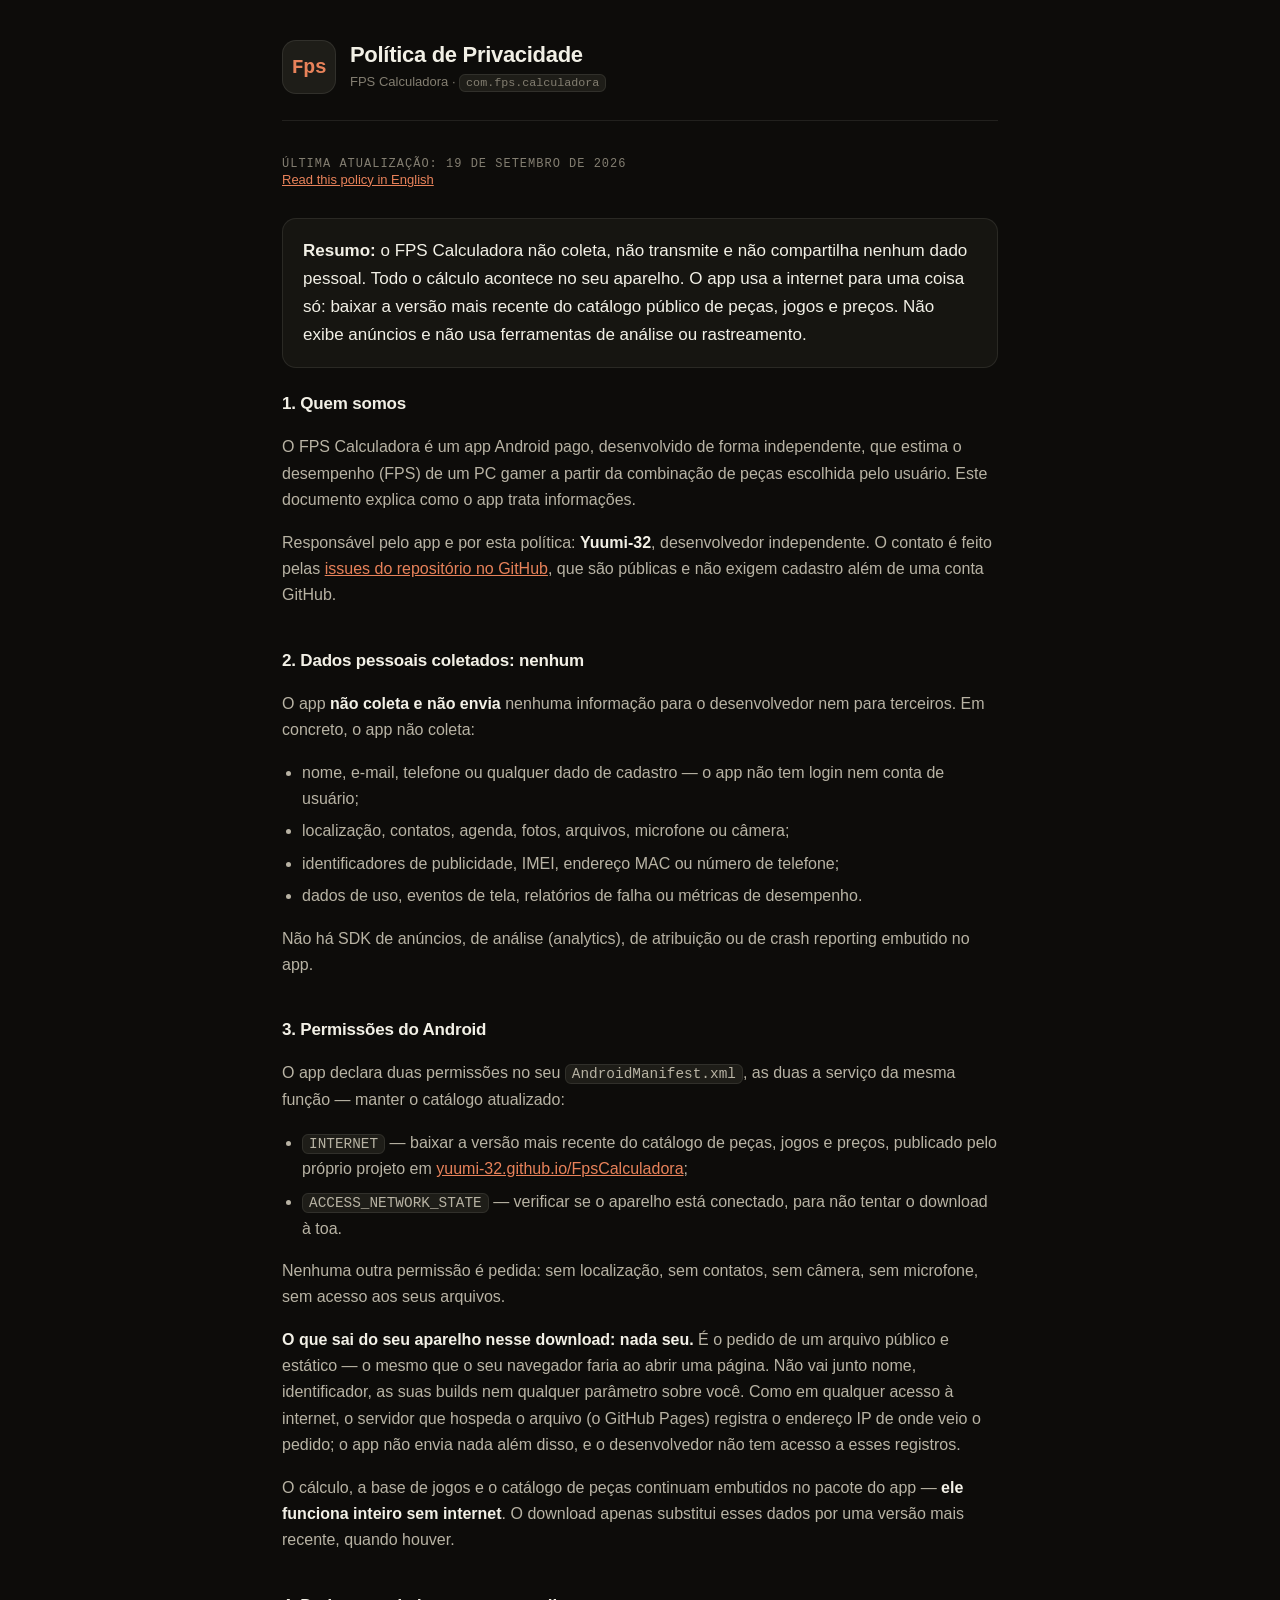
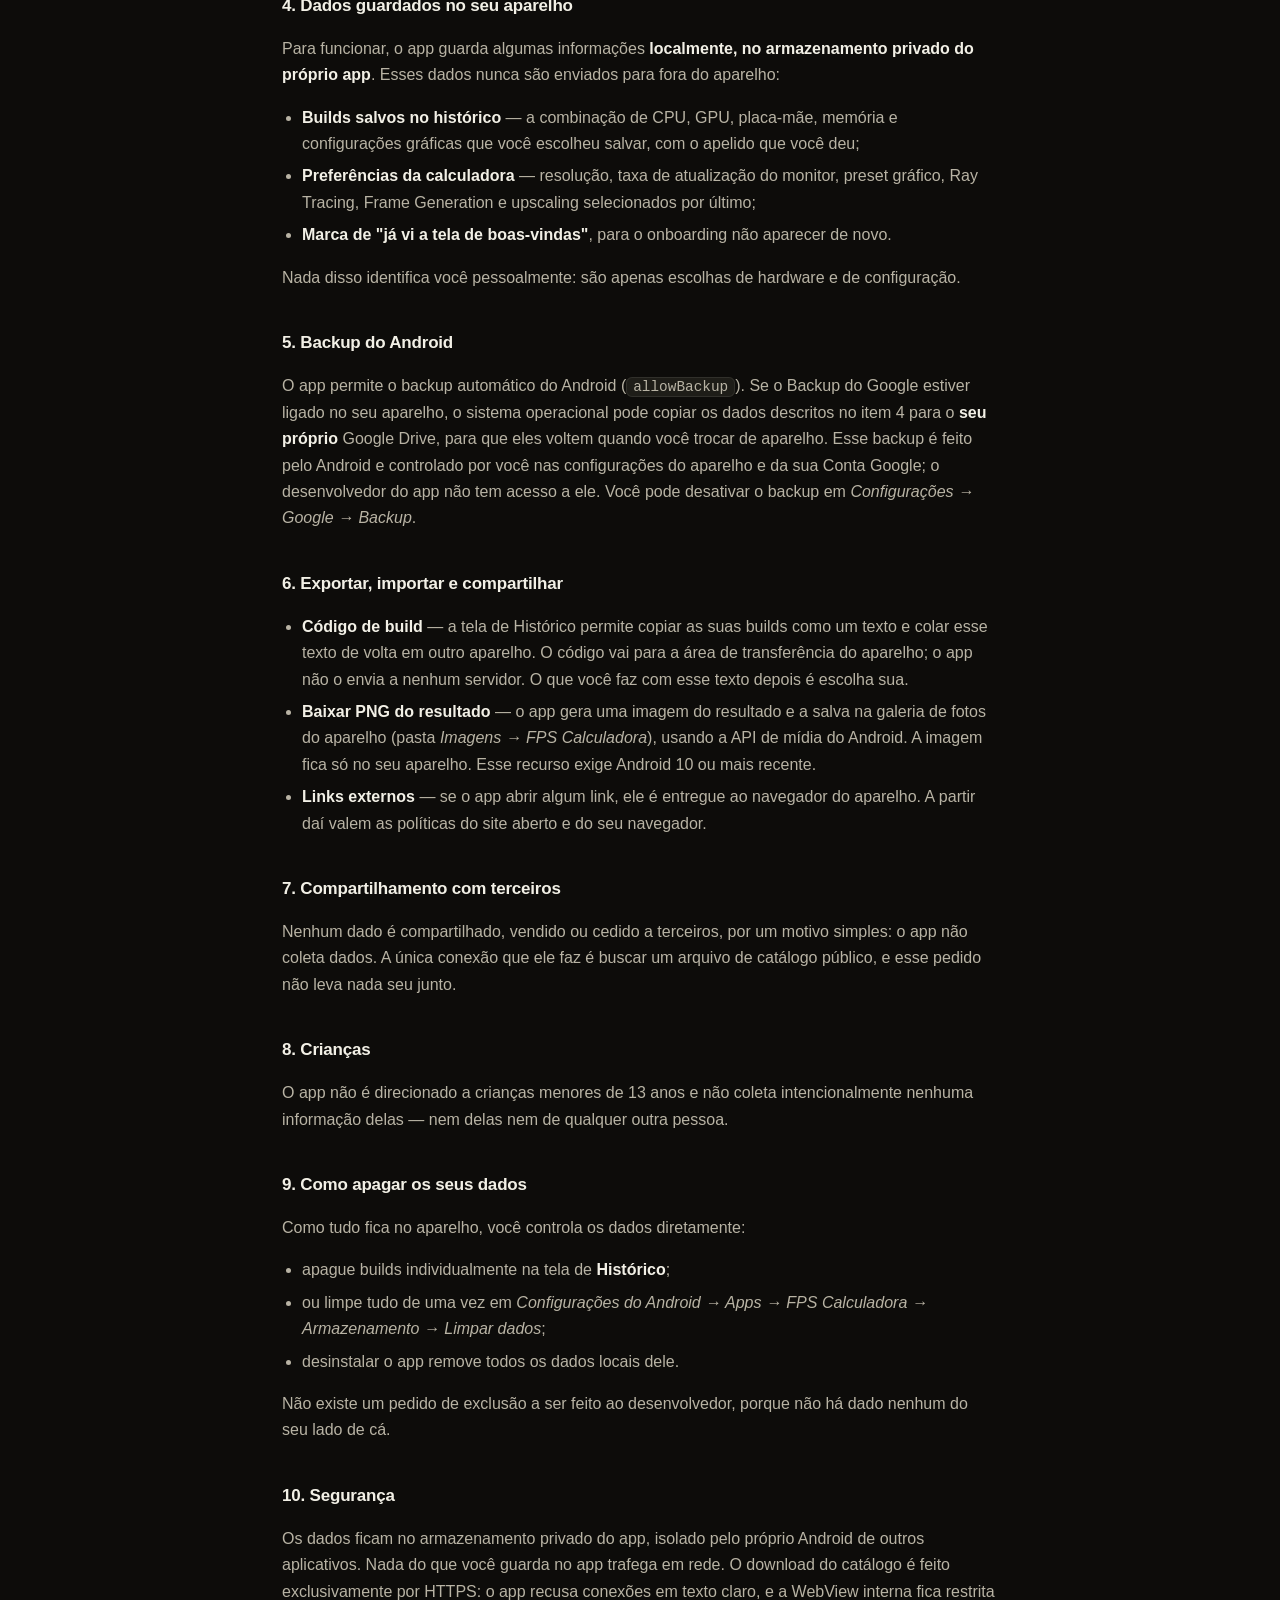
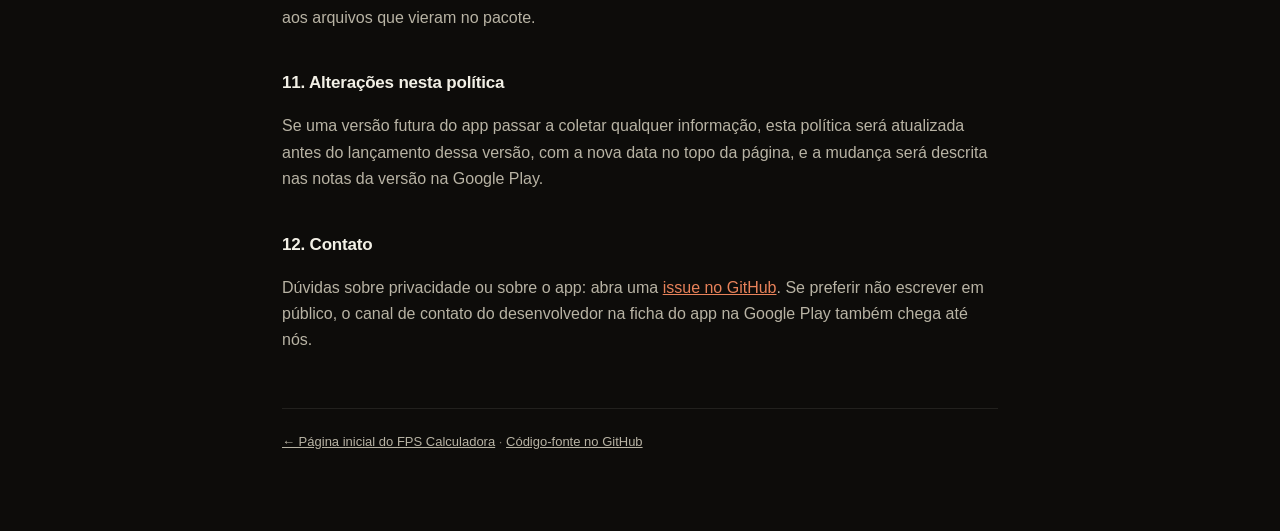
<file: docs/privacidade.html>
<!DOCTYPE html>
<html lang="pt-BR">
<head>
<meta charset="UTF-8" />
<meta name="viewport" content="width=device-width, initial-scale=1.0" />
<title>Política de Privacidade — FPS Calculadora</title>
<meta name="description" content="Política de privacidade do app FPS Calculadora: nenhum dado pessoal é coletado. O cálculo roda no aparelho e a internet é usada só para baixar o catálogo público de peças e jogos." />
<meta name="theme-color" content="#0d0c0a" />
<link rel="stylesheet" href="assets/site.css" />
</head>
<body>
<div class="wrap">

  <header class="top">
    <div class="mark">Fps</div>
    <div>
      <h1>Política de Privacidade</h1>
      <p>FPS Calculadora · <code>com.fps.calculadora</code></p>
    </div>
  </header>

  <p class="stamp">Última atualização: 19 de setembro de 2026</p>
  <p class="langs"><a href="privacy.html">Read this policy in English</a></p>

  <div class="card">
    <p class="lead"><strong>Resumo:</strong> o FPS Calculadora não coleta, não transmite e não compartilha nenhum dado pessoal. Todo o cálculo acontece no seu aparelho. O app usa a internet para uma coisa só: baixar a versão mais recente do catálogo público de peças, jogos e preços. Não exibe anúncios e não usa ferramentas de análise ou rastreamento.</p>
  </div>

  <h2>1. Quem somos</h2>
  <p>O FPS Calculadora é um app Android pago, desenvolvido de forma independente, que estima o desempenho (FPS) de um PC gamer a partir da combinação de peças escolhida pelo usuário. Este documento explica como o app trata informações.</p>
  <p>Responsável pelo app e por esta política: <strong>Yuumi-32</strong>, desenvolvedor independente. O contato é feito pelas <a href="https://github.com/Yuumi-32/FpsCalculadora/issues">issues do repositório no GitHub</a>, que são públicas e não exigem cadastro além de uma conta GitHub.</p>

  <h2>2. Dados pessoais coletados: nenhum</h2>
  <p>O app <strong>não coleta e não envia</strong> nenhuma informação para o desenvolvedor nem para terceiros. Em concreto, o app não coleta:</p>
  <ul>
    <li>nome, e-mail, telefone ou qualquer dado de cadastro — o app não tem login nem conta de usuário;</li>
    <li>localização, contatos, agenda, fotos, arquivos, microfone ou câmera;</li>
    <li>identificadores de publicidade, IMEI, endereço MAC ou número de telefone;</li>
    <li>dados de uso, eventos de tela, relatórios de falha ou métricas de desempenho.</li>
  </ul>
  <p>Não há SDK de anúncios, de análise (analytics), de atribuição ou de crash reporting embutido no app.</p>

  <h2>3. Permissões do Android</h2>
  <p>O app declara duas permissões no seu <code>AndroidManifest.xml</code>, as duas a serviço da mesma função — manter o catálogo atualizado:</p>
  <ul>
    <li><code>INTERNET</code> — baixar a versão mais recente do catálogo de peças, jogos e preços, publicado pelo próprio projeto em <a href="https://yuumi-32.github.io/FpsCalculadora/">yuumi-32.github.io/FpsCalculadora</a>;</li>
    <li><code>ACCESS_NETWORK_STATE</code> — verificar se o aparelho está conectado, para não tentar o download à toa.</li>
  </ul>
  <p>Nenhuma outra permissão é pedida: sem localização, sem contatos, sem câmera, sem microfone, sem acesso aos seus arquivos.</p>
  <p><strong>O que sai do seu aparelho nesse download: nada seu.</strong> É o pedido de um arquivo público e estático — o mesmo que o seu navegador faria ao abrir uma página. Não vai junto nome, identificador, as suas builds nem qualquer parâmetro sobre você. Como em qualquer acesso à internet, o servidor que hospeda o arquivo (o GitHub Pages) registra o endereço IP de onde veio o pedido; o app não envia nada além disso, e o desenvolvedor não tem acesso a esses registros.</p>
  <p>O cálculo, a base de jogos e o catálogo de peças continuam embutidos no pacote do app — <strong>ele funciona inteiro sem internet</strong>. O download apenas substitui esses dados por uma versão mais recente, quando houver.</p>

  <h2>4. Dados guardados no seu aparelho</h2>
  <p>Para funcionar, o app guarda algumas informações <strong>localmente, no armazenamento privado do próprio app</strong>. Esses dados nunca são enviados para fora do aparelho:</p>
  <ul>
    <li><strong>Builds salvos no histórico</strong> — a combinação de CPU, GPU, placa-mãe, memória e configurações gráficas que você escolheu salvar, com o apelido que você deu;</li>
    <li><strong>Preferências da calculadora</strong> — resolução, taxa de atualização do monitor, preset gráfico, Ray Tracing, Frame Generation e upscaling selecionados por último;</li>
    <li><strong>Marca de "já vi a tela de boas-vindas"</strong>, para o onboarding não aparecer de novo.</li>
  </ul>
  <p>Nada disso identifica você pessoalmente: são apenas escolhas de hardware e de configuração.</p>

  <h2>5. Backup do Android</h2>
  <p>O app permite o backup automático do Android (<code>allowBackup</code>). Se o Backup do Google estiver ligado no seu aparelho, o sistema operacional pode copiar os dados descritos no item 4 para o <strong>seu próprio</strong> Google Drive, para que eles voltem quando você trocar de aparelho. Esse backup é feito pelo Android e controlado por você nas configurações do aparelho e da sua Conta Google; o desenvolvedor do app não tem acesso a ele. Você pode desativar o backup em <em>Configurações → Google → Backup</em>.</p>

  <h2>6. Exportar, importar e compartilhar</h2>
  <ul>
    <li><strong>Código de build</strong> — a tela de Histórico permite copiar as suas builds como um texto e colar esse texto de volta em outro aparelho. O código vai para a área de transferência do aparelho; o app não o envia a nenhum servidor. O que você faz com esse texto depois é escolha sua.</li>
    <li><strong>Baixar PNG do resultado</strong> — o app gera uma imagem do resultado e a salva na galeria de fotos do aparelho (pasta <em>Imagens → FPS Calculadora</em>), usando a API de mídia do Android. A imagem fica só no seu aparelho. Esse recurso exige Android 10 ou mais recente.</li>
    <li><strong>Links externos</strong> — se o app abrir algum link, ele é entregue ao navegador do aparelho. A partir daí valem as políticas do site aberto e do seu navegador.</li>
  </ul>

  <h2>7. Compartilhamento com terceiros</h2>
  <p>Nenhum dado é compartilhado, vendido ou cedido a terceiros, por um motivo simples: o app não coleta dados. A única conexão que ele faz é buscar um arquivo de catálogo público, e esse pedido não leva nada seu junto.</p>

  <h2>8. Crianças</h2>
  <p>O app não é direcionado a crianças menores de 13 anos e não coleta intencionalmente nenhuma informação delas — nem delas nem de qualquer outra pessoa.</p>

  <h2>9. Como apagar os seus dados</h2>
  <p>Como tudo fica no aparelho, você controla os dados diretamente:</p>
  <ul>
    <li>apague builds individualmente na tela de <strong>Histórico</strong>;</li>
    <li>ou limpe tudo de uma vez em <em>Configurações do Android → Apps → FPS Calculadora → Armazenamento → Limpar dados</em>;</li>
    <li>desinstalar o app remove todos os dados locais dele.</li>
  </ul>
  <p>Não existe um pedido de exclusão a ser feito ao desenvolvedor, porque não há dado nenhum do seu lado de cá.</p>

  <h2>10. Segurança</h2>
  <p>Os dados ficam no armazenamento privado do app, isolado pelo próprio Android de outros aplicativos. Nada do que você guarda no app trafega em rede. O download do catálogo é feito exclusivamente por HTTPS: o app recusa conexões em texto claro, e a WebView interna fica restrita aos arquivos que vieram no pacote.</p>

  <h2>11. Alterações nesta política</h2>
  <p>Se uma versão futura do app passar a coletar qualquer informação, esta política será atualizada antes do lançamento dessa versão, com a nova data no topo da página, e a mudança será descrita nas notas da versão na Google Play.</p>

  <h2>12. Contato</h2>
  <p>Dúvidas sobre privacidade ou sobre o app: abra uma <a href="https://github.com/Yuumi-32/FpsCalculadora/issues">issue no GitHub</a>. Se preferir não escrever em público, o canal de contato do desenvolvedor na ficha do app na Google Play também chega até nós.</p>

  <footer>
    <a href="index.html">← Página inicial do FPS Calculadora</a> ·
    <a href="https://github.com/Yuumi-32/FpsCalculadora">Código-fonte no GitHub</a>
  </footer>

</div>
</body>
</html>
</file>
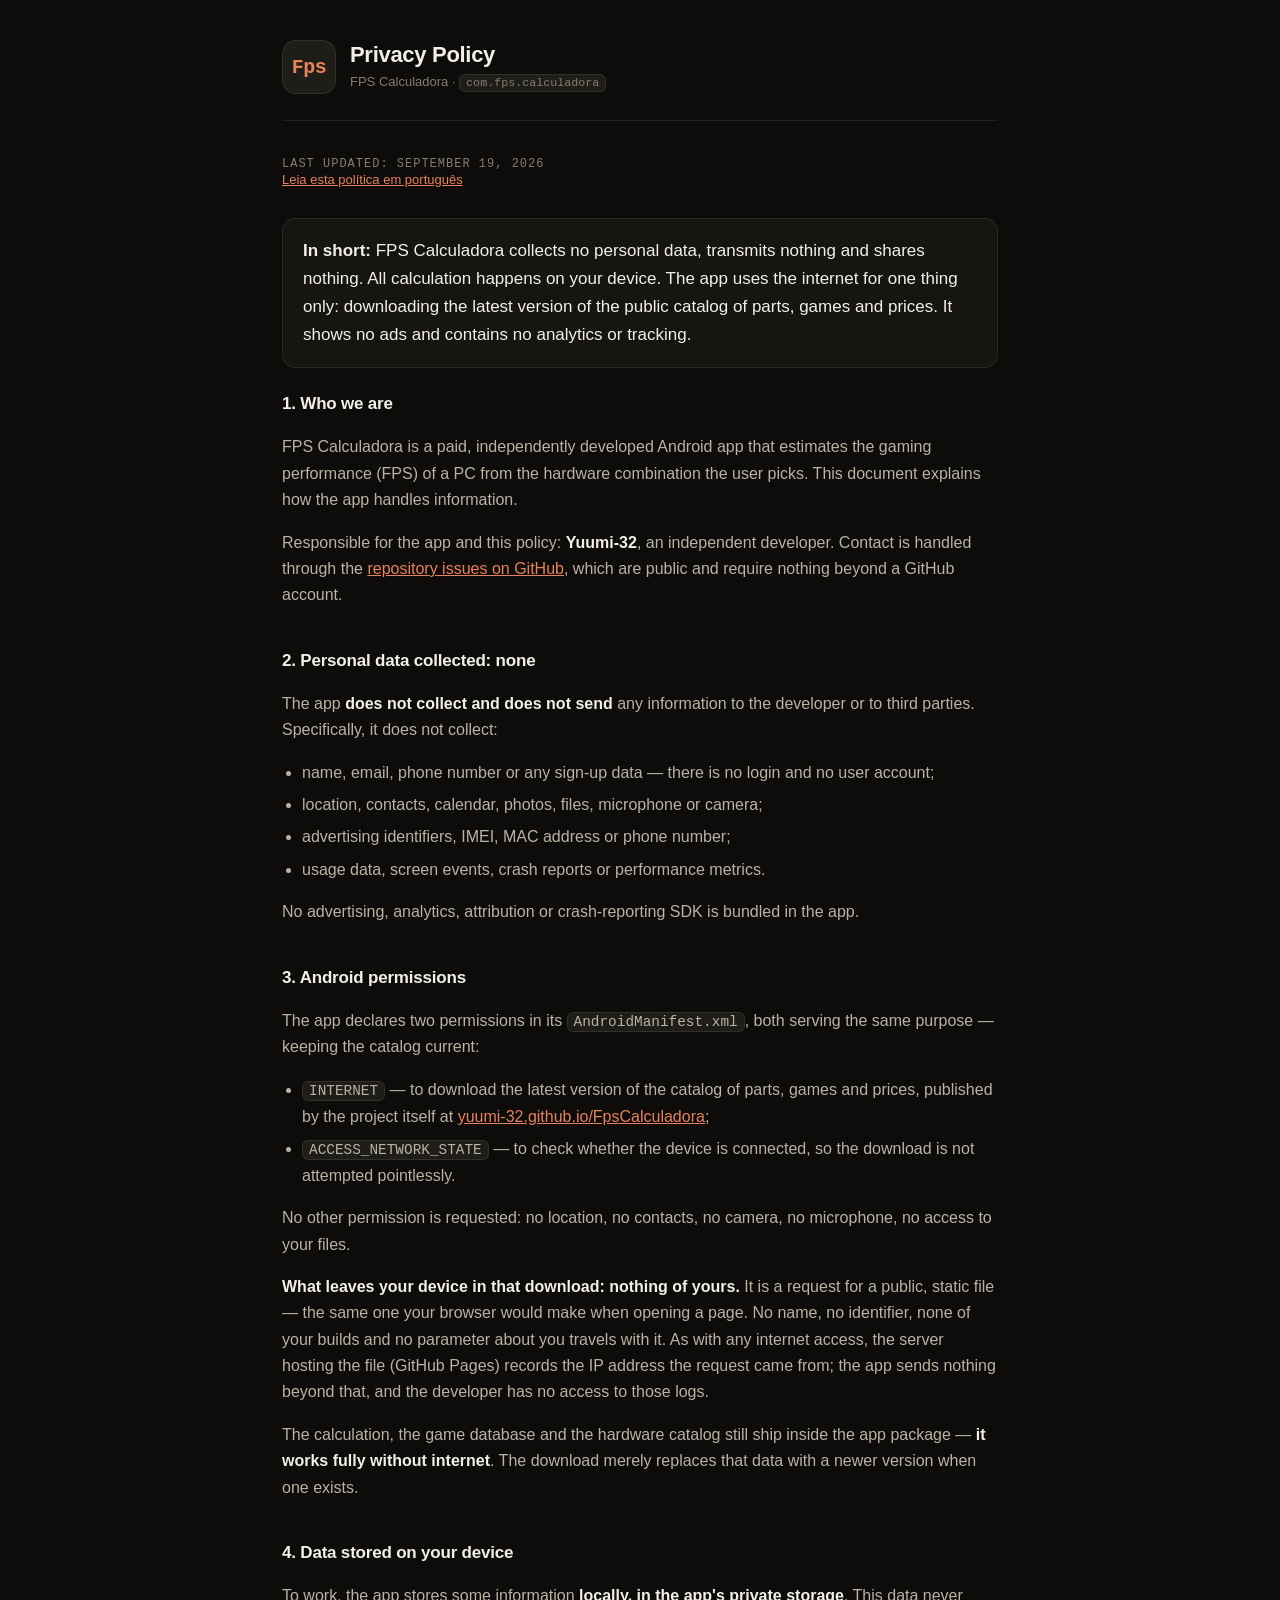
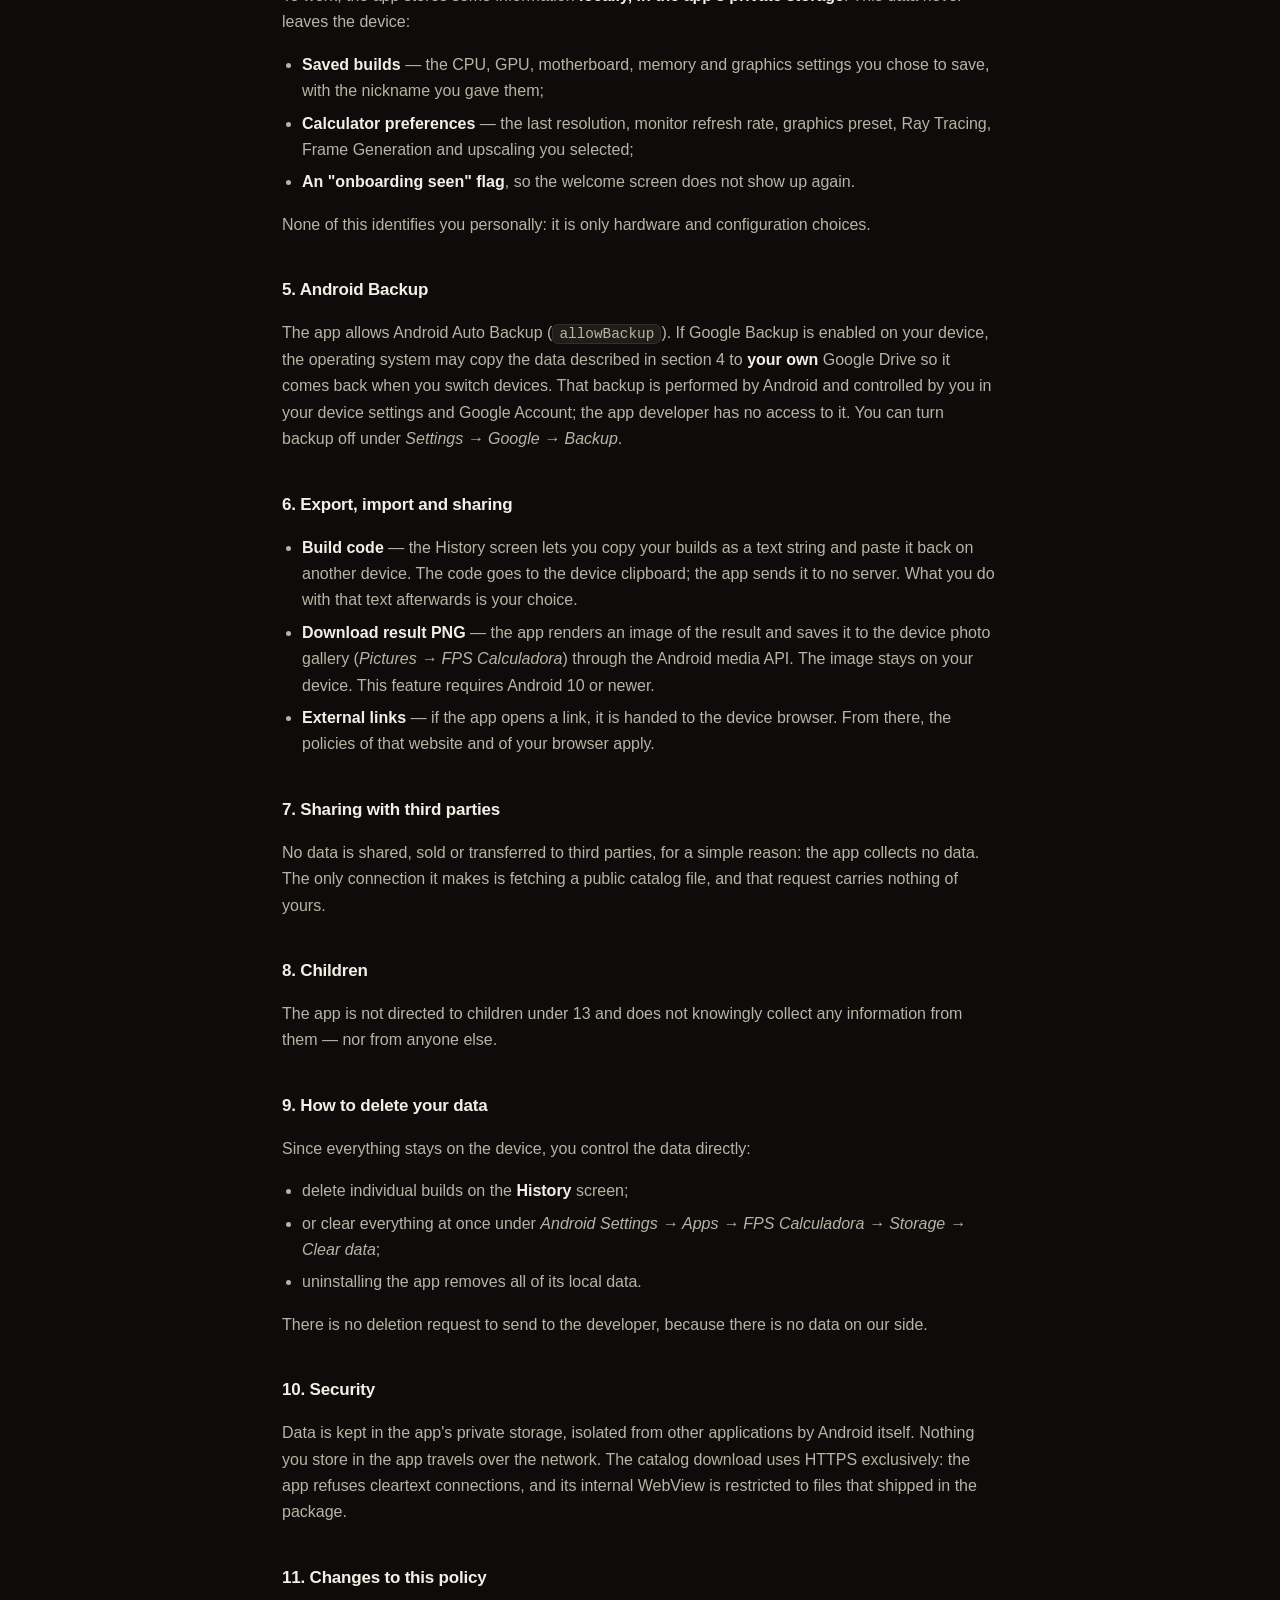
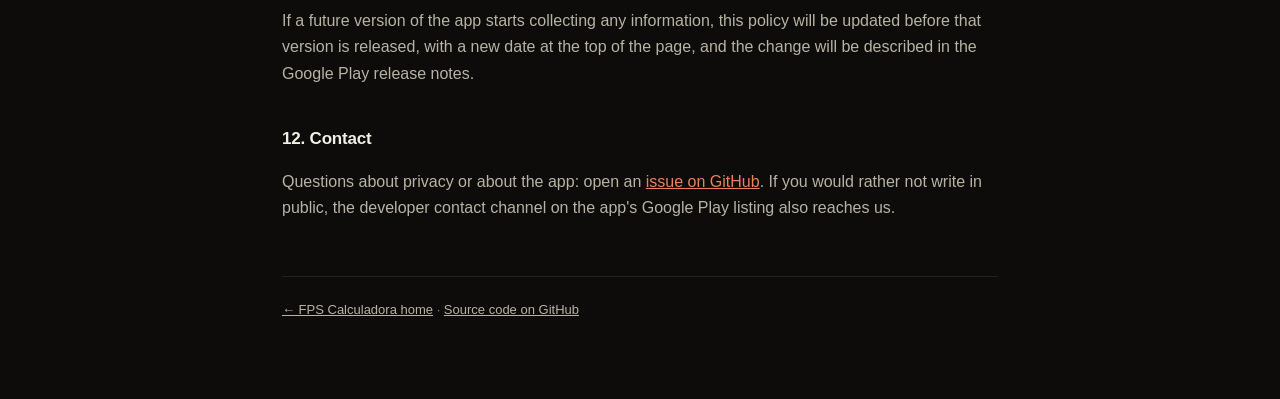
<file: docs/privacy.html>
<!DOCTYPE html>
<html lang="en">
<head>
<meta charset="UTF-8" />
<meta name="viewport" content="width=device-width, initial-scale=1.0" />
<title>Privacy Policy — FPS Calculadora</title>
<meta name="description" content="Privacy policy for the FPS Calculadora Android app: no personal data is collected. Calculation runs on the device and the internet is used only to download the public catalog of parts and games." />
<meta name="theme-color" content="#0d0c0a" />
<link rel="stylesheet" href="assets/site.css" />
</head>
<body>
<div class="wrap">

  <header class="top">
    <div class="mark">Fps</div>
    <div>
      <h1>Privacy Policy</h1>
      <p>FPS Calculadora · <code>com.fps.calculadora</code></p>
    </div>
  </header>

  <p class="stamp">Last updated: September 19, 2026</p>
  <p class="langs"><a href="privacidade.html">Leia esta política em português</a></p>

  <div class="card">
    <p class="lead"><strong>In short:</strong> FPS Calculadora collects no personal data, transmits nothing and shares nothing. All calculation happens on your device. The app uses the internet for one thing only: downloading the latest version of the public catalog of parts, games and prices. It shows no ads and contains no analytics or tracking.</p>
  </div>

  <h2>1. Who we are</h2>
  <p>FPS Calculadora is a paid, independently developed Android app that estimates the gaming performance (FPS) of a PC from the hardware combination the user picks. This document explains how the app handles information.</p>
  <p>Responsible for the app and this policy: <strong>Yuumi-32</strong>, an independent developer. Contact is handled through the <a href="https://github.com/Yuumi-32/FpsCalculadora/issues">repository issues on GitHub</a>, which are public and require nothing beyond a GitHub account.</p>

  <h2>2. Personal data collected: none</h2>
  <p>The app <strong>does not collect and does not send</strong> any information to the developer or to third parties. Specifically, it does not collect:</p>
  <ul>
    <li>name, email, phone number or any sign-up data — there is no login and no user account;</li>
    <li>location, contacts, calendar, photos, files, microphone or camera;</li>
    <li>advertising identifiers, IMEI, MAC address or phone number;</li>
    <li>usage data, screen events, crash reports or performance metrics.</li>
  </ul>
  <p>No advertising, analytics, attribution or crash-reporting SDK is bundled in the app.</p>

  <h2>3. Android permissions</h2>
  <p>The app declares two permissions in its <code>AndroidManifest.xml</code>, both serving the same purpose — keeping the catalog current:</p>
  <ul>
    <li><code>INTERNET</code> — to download the latest version of the catalog of parts, games and prices, published by the project itself at <a href="https://yuumi-32.github.io/FpsCalculadora/">yuumi-32.github.io/FpsCalculadora</a>;</li>
    <li><code>ACCESS_NETWORK_STATE</code> — to check whether the device is connected, so the download is not attempted pointlessly.</li>
  </ul>
  <p>No other permission is requested: no location, no contacts, no camera, no microphone, no access to your files.</p>
  <p><strong>What leaves your device in that download: nothing of yours.</strong> It is a request for a public, static file — the same one your browser would make when opening a page. No name, no identifier, none of your builds and no parameter about you travels with it. As with any internet access, the server hosting the file (GitHub Pages) records the IP address the request came from; the app sends nothing beyond that, and the developer has no access to those logs.</p>
  <p>The calculation, the game database and the hardware catalog still ship inside the app package — <strong>it works fully without internet</strong>. The download merely replaces that data with a newer version when one exists.</p>

  <h2>4. Data stored on your device</h2>
  <p>To work, the app stores some information <strong>locally, in the app's private storage</strong>. This data never leaves the device:</p>
  <ul>
    <li><strong>Saved builds</strong> — the CPU, GPU, motherboard, memory and graphics settings you chose to save, with the nickname you gave them;</li>
    <li><strong>Calculator preferences</strong> — the last resolution, monitor refresh rate, graphics preset, Ray Tracing, Frame Generation and upscaling you selected;</li>
    <li><strong>An "onboarding seen" flag</strong>, so the welcome screen does not show up again.</li>
  </ul>
  <p>None of this identifies you personally: it is only hardware and configuration choices.</p>

  <h2>5. Android Backup</h2>
  <p>The app allows Android Auto Backup (<code>allowBackup</code>). If Google Backup is enabled on your device, the operating system may copy the data described in section 4 to <strong>your own</strong> Google Drive so it comes back when you switch devices. That backup is performed by Android and controlled by you in your device settings and Google Account; the app developer has no access to it. You can turn backup off under <em>Settings → Google → Backup</em>.</p>

  <h2>6. Export, import and sharing</h2>
  <ul>
    <li><strong>Build code</strong> — the History screen lets you copy your builds as a text string and paste it back on another device. The code goes to the device clipboard; the app sends it to no server. What you do with that text afterwards is your choice.</li>
    <li><strong>Download result PNG</strong> — the app renders an image of the result and saves it to the device photo gallery (<em>Pictures → FPS Calculadora</em>) through the Android media API. The image stays on your device. This feature requires Android 10 or newer.</li>
    <li><strong>External links</strong> — if the app opens a link, it is handed to the device browser. From there, the policies of that website and of your browser apply.</li>
  </ul>

  <h2>7. Sharing with third parties</h2>
  <p>No data is shared, sold or transferred to third parties, for a simple reason: the app collects no data. The only connection it makes is fetching a public catalog file, and that request carries nothing of yours.</p>

  <h2>8. Children</h2>
  <p>The app is not directed to children under 13 and does not knowingly collect any information from them — nor from anyone else.</p>

  <h2>9. How to delete your data</h2>
  <p>Since everything stays on the device, you control the data directly:</p>
  <ul>
    <li>delete individual builds on the <strong>History</strong> screen;</li>
    <li>or clear everything at once under <em>Android Settings → Apps → FPS Calculadora → Storage → Clear data</em>;</li>
    <li>uninstalling the app removes all of its local data.</li>
  </ul>
  <p>There is no deletion request to send to the developer, because there is no data on our side.</p>

  <h2>10. Security</h2>
  <p>Data is kept in the app's private storage, isolated from other applications by Android itself. Nothing you store in the app travels over the network. The catalog download uses HTTPS exclusively: the app refuses cleartext connections, and its internal WebView is restricted to files that shipped in the package.</p>

  <h2>11. Changes to this policy</h2>
  <p>If a future version of the app starts collecting any information, this policy will be updated before that version is released, with a new date at the top of the page, and the change will be described in the Google Play release notes.</p>

  <h2>12. Contact</h2>
  <p>Questions about privacy or about the app: open an <a href="https://github.com/Yuumi-32/FpsCalculadora/issues">issue on GitHub</a>. If you would rather not write in public, the developer contact channel on the app's Google Play listing also reaches us.</p>

  <footer>
    <a href="index.html">← FPS Calculadora home</a> ·
    <a href="https://github.com/Yuumi-32/FpsCalculadora">Source code on GitHub</a>
  </footer>

</div>
</body>
</html>
</file>
<file: docs/assets/site.css>
/* Site público do FPS Calculadora (GitHub Pages).
   Paleta espelha a do app (assets/www/index.html). */
:root {
  --bg0: #0d0c0a;
  --bg1: #161511;
  --bg2: #1e1d18;
  --line: rgba(244, 240, 228, 0.09);
  --tx1: #f2f0e6;
  --tx2: #b8b3a4;
  --tx3: #837e71;
  --acc: #e8825a;
  --acc-deep: #c26033;
  --mono: 'Roboto Mono', 'SF Mono', ui-monospace, Menlo, monospace;
  --sans: -apple-system, BlinkMacSystemFont, 'Segoe UI', Roboto, Arial, sans-serif;
}

* { box-sizing: border-box; }

body {
  margin: 0;
  background: var(--bg0);
  color: var(--tx1);
  font-family: var(--sans);
  font-size: 16px;
  line-height: 1.65;
  -webkit-text-size-adjust: 100%;
}

.wrap {
  max-width: 760px;
  margin: 0 auto;
  padding: 40px 22px 80px;
}

header.top {
  display: flex;
  align-items: center;
  gap: 14px;
  padding-bottom: 26px;
  border-bottom: 1px solid var(--line);
  margin-bottom: 34px;
}

header.top .mark {
  width: 54px;
  height: 54px;
  flex: none;
  border-radius: 14px;
  background: var(--bg2);
  border: 1px solid var(--line);
  display: grid;
  place-items: center;
  font-family: var(--mono);
  font-weight: 700;
  font-size: 20px;
  color: var(--acc);
  letter-spacing: -0.5px;
}

header.top h1 {
  margin: 0;
  font-size: 22px;
  line-height: 1.25;
  letter-spacing: -0.3px;
}

header.top p {
  margin: 2px 0 0;
  color: var(--tx3);
  font-size: 13px;
}

h2 {
  margin: 38px 0 10px;
  font-size: 17px;
  letter-spacing: -0.2px;
}

h2:first-of-type { margin-top: 0; }

p, li { color: var(--tx2); }

a { color: var(--acc); }
a:hover { color: var(--acc-deep); }

ul { padding-left: 20px; }
li { margin: 6px 0; }

strong { color: var(--tx1); font-weight: 600; }

.lead {
  font-size: 17px;
  color: var(--tx1);
}

.card {
  background: var(--bg1);
  border: 1px solid var(--line);
  border-radius: 14px;
  padding: 18px 20px;
  margin: 22px 0;
}

.card p:last-child { margin-bottom: 0; }
.card p:first-child { margin-top: 0; }

.stamp {
  font-family: var(--mono);
  font-size: 12px;
  color: var(--tx3);
  text-transform: uppercase;
  letter-spacing: 1px;
}

code {
  font-family: var(--mono);
  font-size: 0.9em;
  background: var(--bg2);
  border: 1px solid var(--line);
  border-radius: 6px;
  padding: 1px 6px;
}

footer {
  margin-top: 54px;
  padding-top: 22px;
  border-top: 1px solid var(--line);
  color: var(--tx3);
  font-size: 13px;
}

footer a { color: var(--tx2); }

.shots {
  display: flex;
  gap: 12px;
  overflow-x: auto;
  padding-bottom: 8px;
  margin: 26px 0;
}

.shots img {
  width: 190px;
  flex: none;
  border-radius: 12px;
  border: 1px solid var(--line);
}

.langs {
  font-size: 13px;
  color: var(--tx3);
  margin-top: -18px;
  margin-bottom: 28px;
}
</file>
